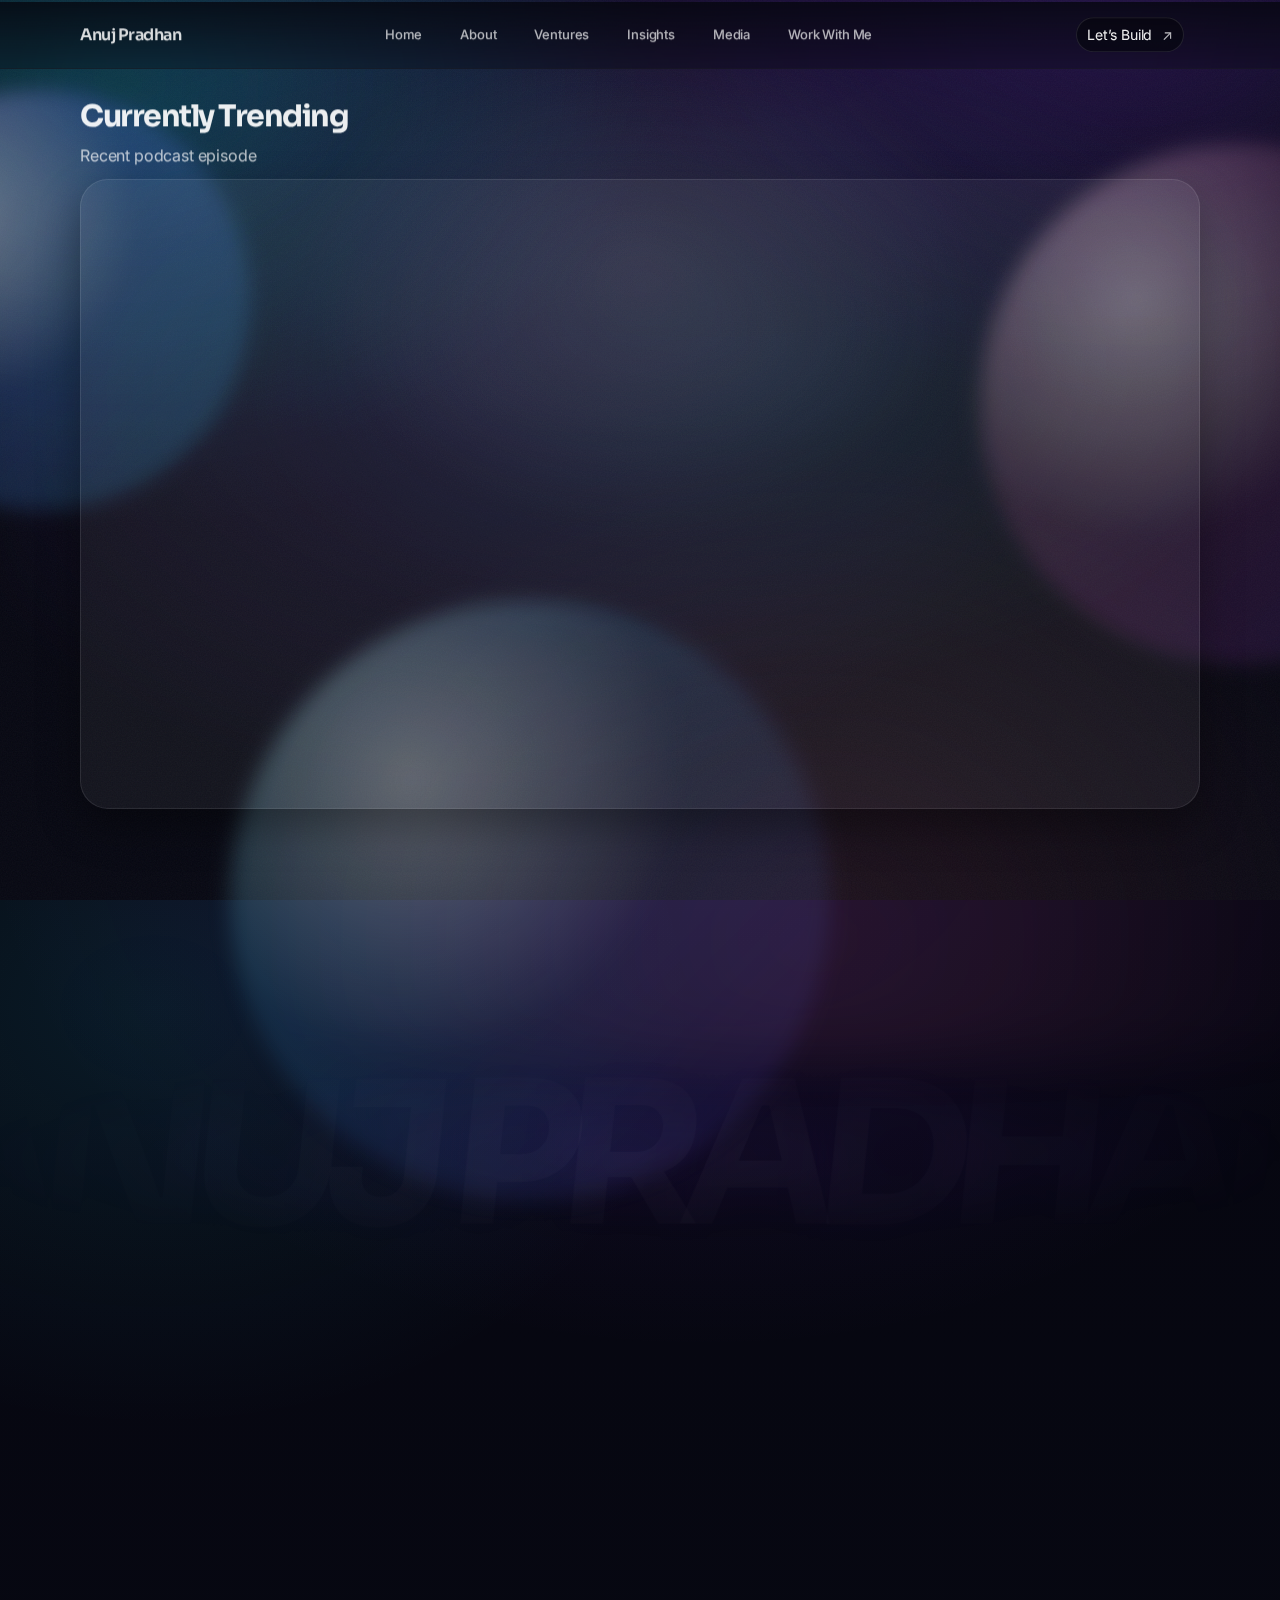
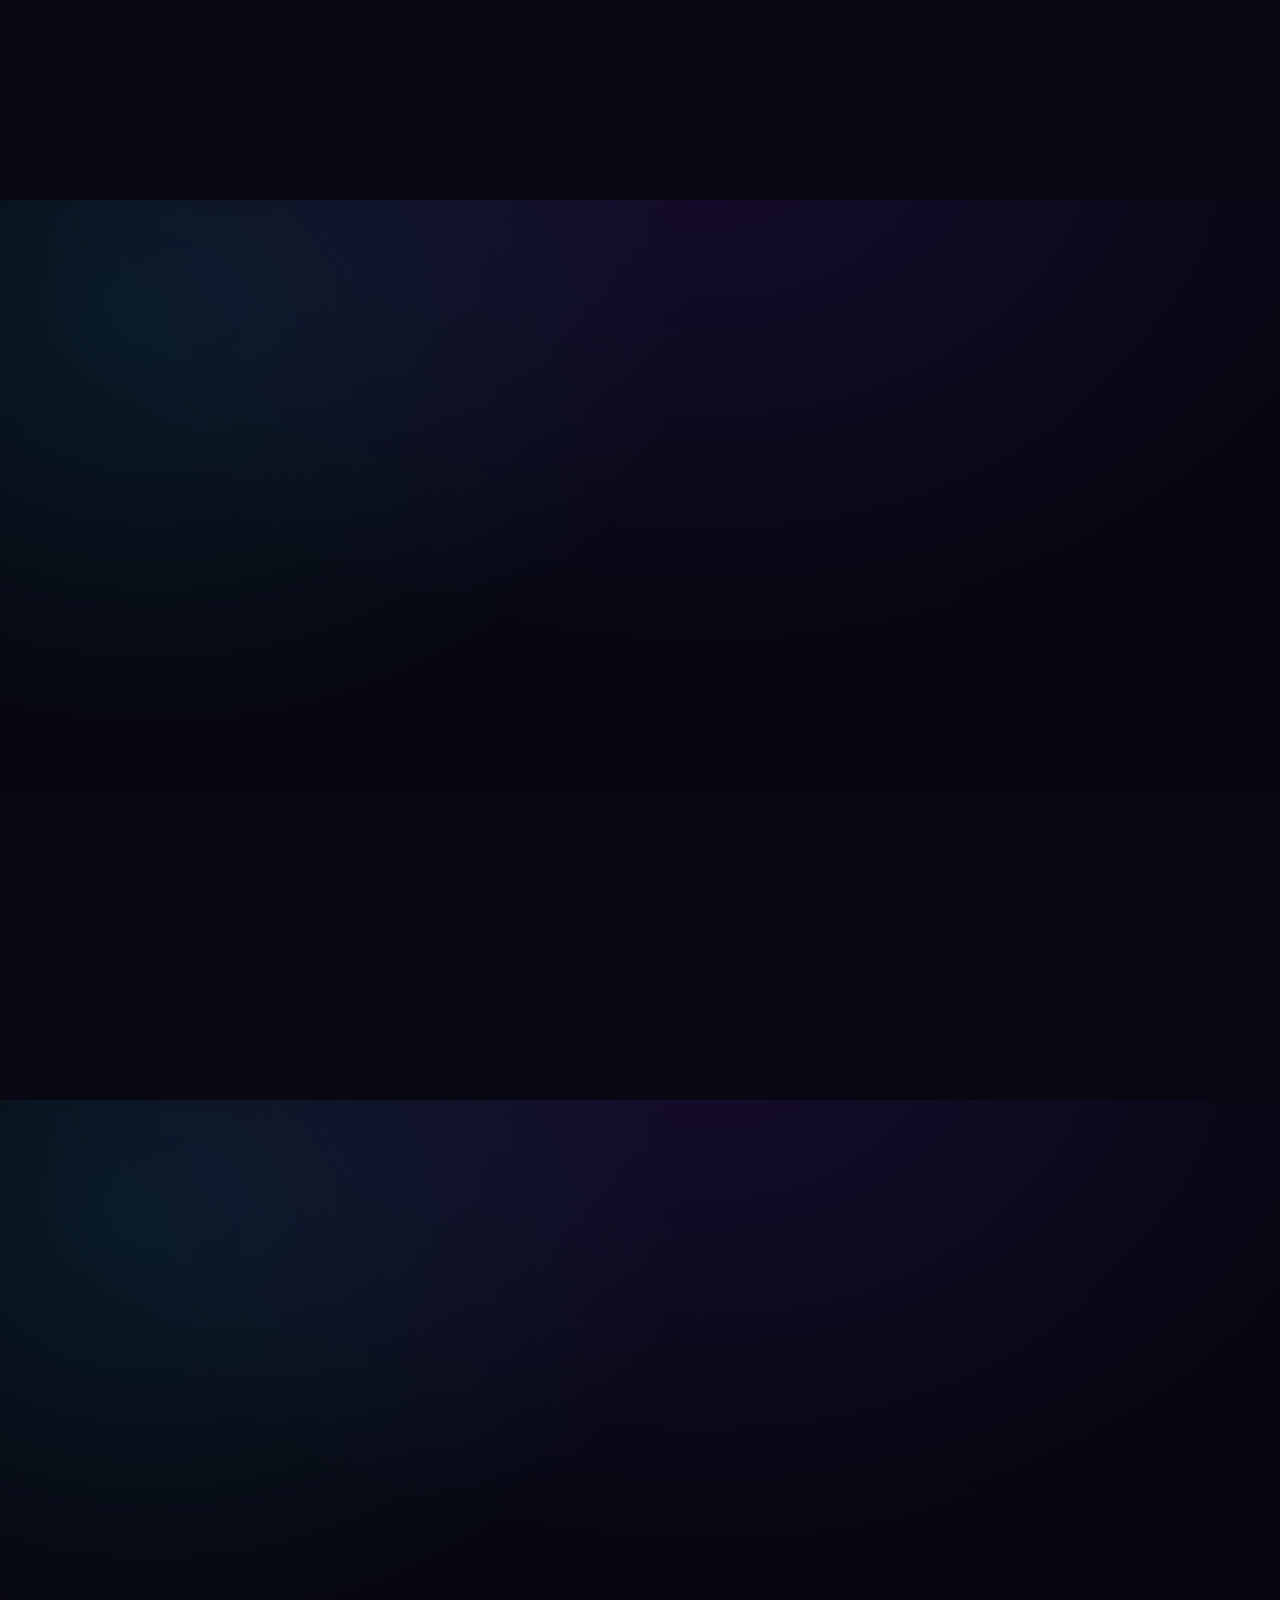
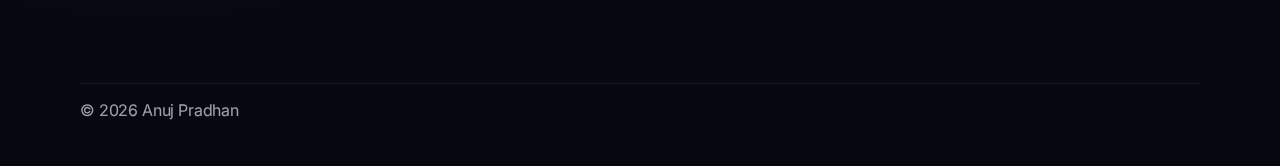
<file: index.html>
<!doctype html>
<html lang="en">
	<head>
		<meta charset="UTF-8" />
		<meta name="viewport" content="width=device-width, initial-scale=1" />
		<meta name="theme-color" content="#070812" />

		<title>Anuj Pradhan — Founder & Entrepreneur</title>
		<meta
			name="description"
			content="Anuj Pradhan — founder of multiple businesses across music, real estate, hospitality, and marketing. Explore ventures and connect."
		/>
		<link rel="canonical" href="/" />
		<meta property="og:title" content="Anuj Pradhan — Founder & Entrepreneur" />
		<meta
			property="og:description"
			content="Founder of multiple businesses across music, real estate, hospitality, and marketing."
		/>
		<meta property="og:type" content="website" />

		<link rel="preconnect" href="https://fonts.googleapis.com" />
		<link rel="preconnect" href="https://fonts.gstatic.com" crossorigin />
		<link
			href="https://fonts.googleapis.com/css2?family=Inter:wght@300;400;500;600;700&family=Sora:wght@400;500;600;700&display=swap"
			rel="stylesheet"
		/>

		<link rel="stylesheet" href="/styles.elite.css" />
	</head>
	<body>
		<a class="skip" href="#main">Skip to content</a>

		<div class="bg" aria-hidden="true">
			<div class="bg__mesh"></div>
			<div class="bg__orbs">
				<div class="orb orb--a"></div>
				<div class="orb orb--b"></div>
				<div class="orb orb--c"></div>
			</div>
			<div class="bg__spotlight"></div>
			<div class="bg__noise"></div>
		</div>

		<header class="top" data-reveal data-parallax="0.04">
			<div class="top__inner">
				<div class="brand">
					<span class="brand__name">Anuj Pradhan</span>
				</div>

				<nav class="nav" aria-label="Primary">
					<a class="nav__link is-active" href="/">Home</a>
					<a class="nav__link" href="/about/">About</a>
					<a class="nav__link" href="/ventures/">Ventures</a>
					<a class="nav__link" href="/insights/">Insights</a>
					<a class="nav__link" href="/media/">Media</a>
					<a class="nav__link" href="/contact/">Work With Me</a>
				</nav>

				<a class="button button--ghost" href="/contact/" data-magnetic>
					<span>Let’s Build</span>
					<span class="button__icon" aria-hidden="true">↗</span>
				</a>
			</div>
			<div class="top__progress" aria-hidden="true"></div>
		</header>

		<main id="main">
			<section class="trending">
				<div class="wrap">
					<div class="trending__head" data-reveal data-parallax="0.10">
						<h2 class="trending__title">Currently Trending</h2>
						<p class="trending__sub">Recent podcast episode</p>
					</div>

					<div class="trending__video" data-reveal data-parallax="0.06">
						<div class="video" aria-label="Currently Trending: Recent podcast">
							<iframe
								src="https://www.youtube-nocookie.com/embed/NMd53u2GGo8?rel=0"
								title="Currently Trending — Recent podcast"
								loading="lazy"
								referrerpolicy="strict-origin-when-cross-origin"
								allow="accelerometer; autoplay; clipboard-write; encrypted-media; gyroscope; picture-in-picture; web-share"
								allowfullscreen
							></iframe>
						</div>
					</div>
				</div>
			</section>

			<section class="hero">
				<div class="wrap hero__wrap hero__wrap--solo">
					<div class="hero__content">
						<div class="kicker" data-reveal data-parallax="0.16">
							<span>Founder • Multi-venture operator • India</span>
						</div>

						<h1 class="hero__title" data-reveal data-parallax="0.22">
							Anuj Pradhan — <span class="shine">Founder</span>
							<br />
							of multiple businesses in music, real estate, hospitality &amp; marketing.
						</h1>

						<p class="hero__tag" data-reveal data-parallax="0.14">
							I build and scale ventures across industries—combining brand, distribution, and execution.
							If you have an ambitious idea, I’ll help turn it into a system.
						</p>

						<div class="hero__actions" data-reveal data-parallax="0.10">
							<a class="button button--primary" href="/contact/" data-magnetic>
								<span>Work with me</span>
								<span class="button__icon" aria-hidden="true">→</span>
							</a>
							<a class="button button--soft" href="/ventures/" data-magnetic>
								<span>Explore my ventures</span>
								<span class="button__icon" aria-hidden="true">⌁</span>
							</a>
						</div>

						<div class="hero__stats" data-reveal data-parallax="0.06">
							<div class="stat">
								<span class="stat__big">04+</span>
								<span class="stat__label">Industries</span>
							</div>
							<div class="stat">
								<span class="stat__big">07</span>
								<span class="stat__label">Venture pages</span>
							</div>
							<div class="stat">
								<span class="stat__big">∞</span>
								<span class="stat__label">Momentum</span>
							</div>
						</div>
					</div>

				</div>
			</section>

			<section class="section companies" data-parallax="0.06">
				<div class="wrap">
					<div class="section__head" data-reveal data-parallax="0.10">
						<h2 class="section__title">Companies I’ve Founded</h2>
						<p class="section__sub">
							A founder-first portfolio across music, real estate, hospitality, and marketing.
						</p>
					</div>

					<div class="logos">
						<a class="logo" href="/ventures/tapmusx/" data-reveal>
							<span class="logo__mark">TMX</span>
							<span class="logo__text">Tapmusx</span>
							<span class="logo__meta">Music</span>
						</a>
						<a class="logo" href="/ventures/sqftlife/" data-reveal>
							<span class="logo__mark">SQ</span>
							<span class="logo__text">SqftLife</span>
							<span class="logo__meta">Real estate</span>
						</a>
						<a class="logo" href="/ventures/hoteldripinn/" data-reveal>
							<span class="logo__mark">HDI</span>
							<span class="logo__text">HotelDripInn</span>
							<span class="logo__meta">Hospitality</span>
						</a>
						<a class="logo" href="/ventures/owlcafe/" data-reveal>
							<span class="logo__mark">OC</span>
							<span class="logo__text">OwlCafe</span>
							<span class="logo__meta">Hospitality</span>
						</a>
						<a class="logo" href="/ventures/adxninja/" data-reveal>
							<span class="logo__mark">AX</span>
							<span class="logo__text">AdxNinja</span>
							<span class="logo__meta">Marketing</span>
						</a>
						<a class="logo" href="/ventures/hirehatchpro/" data-reveal>
							<span class="logo__mark">HH</span>
							<span class="logo__text">HireHatchPro</span>
							<span class="logo__meta">Hiring</span>
						</a>
						<a class="logo" href="/ventures/univise/" data-reveal>
							<span class="logo__mark">UV</span>
							<span class="logo__text">Univise</span>
							<span class="logo__meta">Advisory</span>
						</a>
					</div>

					<div class="cred" data-reveal>
						<div class="cred__item">
							<div class="cred__k">Credibility</div>
							<div class="cred__v">Multiple businesses • Multiple industries</div>
						</div>
						<div class="cred__item">
							<div class="cred__k">Approach</div>
							<div class="cred__v">Brand-first + distribution-first execution</div>
						</div>
						<div class="cred__item">
							<div class="cred__k">Focus</div>
							<div class="cred__v">Premium experiences with real-world ops</div>
						</div>
					</div>
				</div>
			</section>

			<section class="section">
				<div class="wrap">
					<div class="section__head" data-reveal data-parallax="0.10">
						<h2 class="section__title">Identity</h2>
						<p class="section__sub">
							A builder with a business mind—obsessed with clarity, craft, and creative leverage.
						</p>
					</div>

					<div class="about__grid">
						<div class="about__card" data-reveal data-parallax="0.10">
							<h3>What I do</h3>
							<p>I build ventures that feel premium and run on systems—where taste meets execution.</p>
							<div class="about__tags" aria-label="Attributes">
								<span class="tag">Innovation</span>
								<span class="tag">Design taste</span>
								<span class="tag">Execution</span>
								<span class="tag">Growth</span>
							</div>
						</div>

						<div class="about__card about__card--alt" data-reveal data-parallax="0.08">
							<h3>How I think</h3>
							<p>
								I’m drawn to compounding games: brand, community, product, and distribution.
								I move fast—without sacrificing detail.
							</p>
							<ul class="bullets" aria-label="Principles">
								<li>Ship the sharpest version, then iterate.</li>
								<li>Turn creativity into repeatable systems.</li>
								<li>Build distribution as a core asset.</li>
							</ul>
						</div>
					</div>
				</div>
			</section>

			<section class="section">
				<div class="wrap">
					<div class="section__head" data-reveal data-parallax="0.10">
						<h2 class="section__title">Presence</h2>
						<p class="section__sub">Channels where I share work, connect, and collaborate.</p>
					</div>

					<div class="cards">
						<a class="card" href="https://www.linkedin.com/in/your-handle" target="_blank" rel="noreferrer" data-reveal data-parallax="0.08">
							<div class="card__icon" aria-hidden="true">in</div>
							<div class="card__body">
								<div class="card__title">LinkedIn</div>
								<div class="card__meta">/in/your-handle</div>
							</div>
							<div class="card__arrow" aria-hidden="true">↗</div>
						</a>

						<a class="card" href="https://instagram.com/yourhandle" target="_blank" rel="noreferrer" data-reveal data-parallax="0.08">
							<div class="card__icon" aria-hidden="true">ig</div>
							<div class="card__body">
								<div class="card__title">Instagram</div>
								<div class="card__meta">@yourhandle</div>
							</div>
							<div class="card__arrow" aria-hidden="true">↗</div>
						</a>

						<a class="card" href="mailto:hello@yourdomain.com" data-reveal data-parallax="0.06">
							<div class="card__icon" aria-hidden="true">✉</div>
							<div class="card__body">
								<div class="card__title">Email</div>
								<div class="card__meta">hello@yourdomain.com</div>
							</div>
							<div class="card__arrow" aria-hidden="true">↗</div>
						</a>

						<a class="card" href="/ventures/" data-reveal data-parallax="0.06">
							<div class="card__icon" aria-hidden="true">⌁</div>
							<div class="card__body">
								<div class="card__title">Ventures</div>
								<div class="card__meta">Portfolio &amp; business pages</div>
							</div>
							<div class="card__arrow" aria-hidden="true">↗</div>
						</a>
					</div>

					<p class="hint" data-reveal>Replace placeholder URLs/handles with your real links.</p>
				</div>
			</section>

			<section class="section cta">
				<div class="wrap">
					<div class="cta__box" data-reveal data-parallax="0.06">
						<div class="cta__shine" aria-hidden="true"></div>
						<h2 class="cta__title">Let’s build something great.</h2>
						<p class="cta__sub">Consulting, collaborations, speaking, advisory—reach out.</p>
						<div class="cta__actions">
							<a class="button button--primary" href="/contact/" data-magnetic>
								<span>Work with me</span>
								<span class="button__icon" aria-hidden="true">→</span>
							</a>
							<a class="button button--ghost" href="/ventures/" data-magnetic>
								<span>Explore ventures</span>
								<span class="button__icon" aria-hidden="true">↟</span>
							</a>
						</div>
					</div>
				</div>
			</section>
		</main>

		<footer class="footer" data-reveal data-parallax="0.04">
			<div class="wrap footer__inner">
				<div class="footer__left">© <span id="year"></span> Anuj Pradhan</div>
			</div>
		</footer>

		<script src="/main.js" defer></script>
	</body>
</html>
</file>
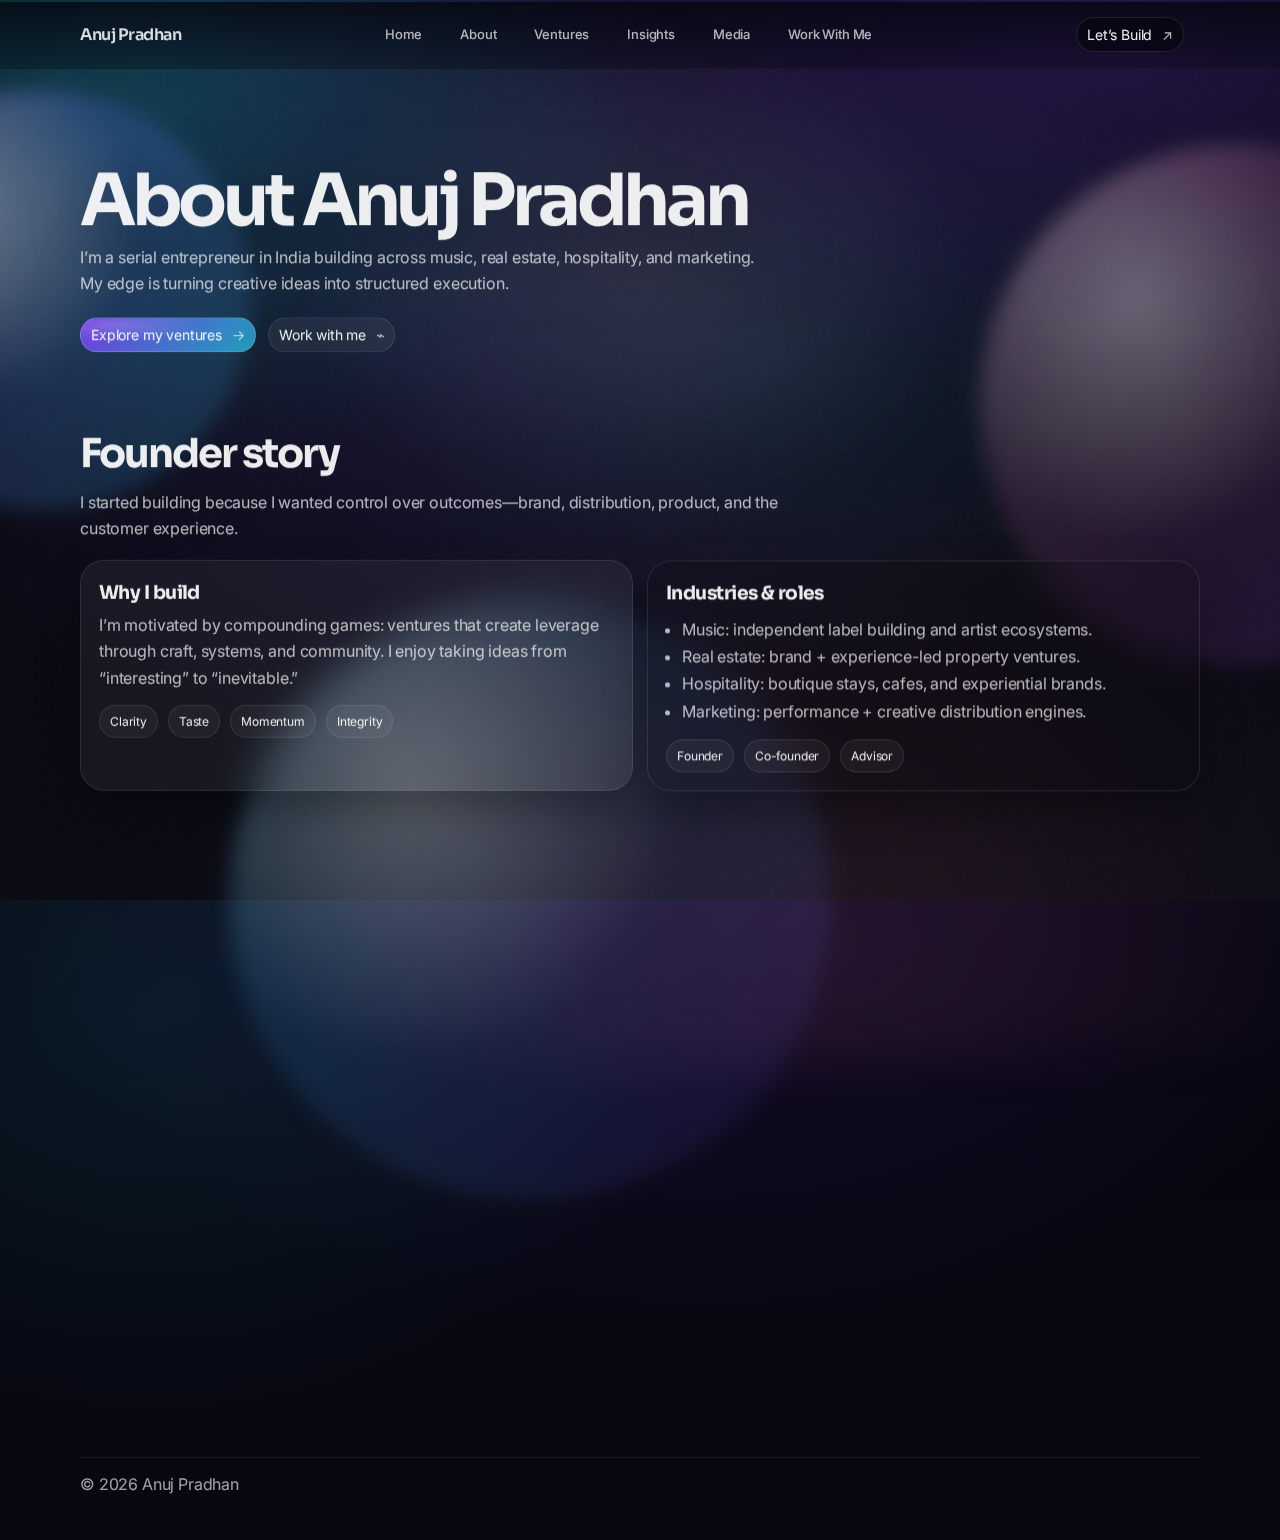
<file: about/index.html>
<!doctype html>
<html lang="en">
	<head>
		<meta charset="UTF-8" />
		<meta name="viewport" content="width=device-width, initial-scale=1, maximum-scale=1, user-scalable=no, viewport-fit=cover" />
		<meta name="theme-color" content="#070812" />
		<title>About Anuj Pradhan — Founder Story</title>
		<meta
			name="description"
			content="About Anuj Pradhan — serial entrepreneur and founder of multiple businesses across music, real estate, hospitality, and marketing."
		/>
		<link rel="canonical" href="/about/" />
		<meta property="og:title" content="About Anuj Pradhan" />
		<meta
			property="og:description"
			content="Founder story, ventures, roles (founder/co-founder/advisor), cities, and vision."
		/>
		<meta property="og:type" content="website" />

		<link rel="preconnect" href="https://fonts.googleapis.com" />
		<link rel="preconnect" href="https://fonts.gstatic.com" crossorigin />
		<link
			href="https://fonts.googleapis.com/css2?family=Inter:wght@300;400;500;600;700&family=Sora:wght@400;500;600;700&display=swap"
			rel="stylesheet"
		/>
		<script>
			(() => {
				const isGitHubPages = location.hostname.endsWith('github.io');
				const firstPathSegment = location.pathname.split('/').filter(Boolean)[0];
				const basePath = isGitHubPages && firstPathSegment ? `/${firstPathSegment}` : '';
				const href = `${basePath}/styles.elite.css`;
				const icon = `${basePath}/favicon.svg`;
				document.write(`<link rel="stylesheet" href="${href}" />`);
				document.write(`<link rel="icon" href="${icon}" type="image/svg+xml" />`);
			})();
		</script>
	</head>
	<body>
		<a class="skip" href="#main">Skip to content</a>

		<div class="bg" aria-hidden="true">
			<div class="bg__mesh"></div>
			<div class="bg__orbs">
				<div class="orb orb--a"></div>
				<div class="orb orb--b"></div>
				<div class="orb orb--c"></div>
			</div>
			<div class="bg__spotlight"></div>
			<div class="bg__noise"></div>
		</div>

		<header class="top" data-reveal data-parallax="0.04">
			<div class="top__inner">
				<a class="brand" href="../" aria-label="Home">
					<span class="brand__name">Anuj Pradhan</span>
				</a>

				<nav class="nav" aria-label="Primary">
					<a class="nav__link" href="/">Home</a>
					<a class="nav__link is-active" href="/about/">About</a>
					<a class="nav__link" href="/ventures/">Ventures</a>
					<a class="nav__link" href="/insights/">Insights</a>
					<a class="nav__link" href="/media/">Media</a>
					<a class="nav__link" href="/contact/">Work With Me</a>
				</nav>

				<a class="button button--ghost" href="/contact/" data-magnetic>
					<span>Let’s Build</span>
					<span class="button__icon" aria-hidden="true">↗</span>
				</a>
			</div>
			<div class="top__progress" aria-hidden="true"></div>
		</header>

		<main id="main">
			<section class="pagehero">
				<div class="wrap pagehero__wrap">
					<div class="pagehero__content">
						<h1 class="pagehero__title" data-reveal data-parallax="0.22">
							About Anuj Pradhan
						</h1>

						<p class="pagehero__tag" data-reveal data-parallax="0.14">
							I’m a serial entrepreneur in India building across music, real estate, hospitality, and marketing.
							My edge is turning creative ideas into structured execution.
						</p>

						<div class="pagehero__actions" data-reveal data-parallax="0.10">
							<a class="button button--primary" href="/ventures/" data-magnetic>
								<span>Explore my ventures</span>
								<span class="button__icon" aria-hidden="true">→</span>
							</a>
							<a class="button button--soft" href="/contact/" data-magnetic>
								<span>Work with me</span>
								<span class="button__icon" aria-hidden="true">⌁</span>
							</a>
						</div>
					</div>

				</div>
			</section>

			<section class="section">
				<div class="wrap">
					<div class="section__head" data-reveal data-parallax="0.10">
						<h2 class="section__title">Founder story</h2>
						<p class="section__sub">
							I started building because I wanted control over outcomes—brand, distribution, product, and the customer experience.
						</p>
					</div>

					<div class="split">
						<div class="about__card" data-reveal data-parallax="0.08">
							<h3>Why I build</h3>
							<p>
								I’m motivated by compounding games: ventures that create leverage through craft, systems, and community.
								I enjoy taking ideas from “interesting” to “inevitable.”
							</p>
							<div class="about__tags" aria-label="Values">
								<span class="tag">Clarity</span>
								<span class="tag">Taste</span>
								<span class="tag">Momentum</span>
								<span class="tag">Integrity</span>
							</div>
						</div>

						<div class="about__card about__card--alt" data-reveal data-parallax="0.06">
							<h3>Industries & roles</h3>
							<ul class="bullets" aria-label="Industries">
								<li>Music: independent label building and artist ecosystems.</li>
								<li>Real estate: brand + experience-led property ventures.</li>
								<li>Hospitality: boutique stays, cafes, and experiential brands.</li>
								<li>Marketing: performance + creative distribution engines.</li>
							</ul>
							<div class="about__tags" aria-label="Roles">
								<span class="tag">Founder</span>
								<span class="tag">Co-founder</span>
								<span class="tag">Advisor</span>
							</div>
						</div>
					</div>
				</div>
			</section>

			<section class="section">
				<div class="wrap">
					<div class="section__head" data-reveal data-parallax="0.10">
						<h2 class="section__title">Cities I operate in</h2>
						<p class="section__sub">
							Important for local SEO and real-world presence. Update this list to match reality.
						</p>
					</div>

					<div class="grid4" data-reveal>
						<div class="pill">Lucknow</div>
						<div class="pill">Noida</div>
						<div class="pill">Rishikesh</div>
						<div class="pill">(Add more)</div>
					</div>
				</div>
			</section>

			<section class="section cta">
				<div class="wrap">
					<div class="cta__box" data-reveal data-parallax="0.06">
						<div class="cta__shine" aria-hidden="true"></div>
						<h2 class="cta__title">Let’s build the next venture.</h2>
						<p class="cta__sub">
							Consulting, advisory, brand collaborations, speaking—if it’s ambitious, I’m interested.
						</p>
						<div class="cta__actions">
							<a class="button button--primary" href="/contact/" data-magnetic>
								<span>Work with me</span>
								<span class="button__icon" aria-hidden="true">→</span>
							</a>
							<a class="button button--ghost" href="/ventures/" data-magnetic>
								<span>Explore ventures</span>
								<span class="button__icon" aria-hidden="true">↟</span>
							</a>
						</div>
					</div>
				</div>
			</section>
		</main>

		<footer class="footer" data-reveal data-parallax="0.04">
			<div class="wrap footer__inner">
				<div class="footer__left">© <span id="year"></span> Anuj Pradhan</div>
			</div>
		</footer>

		<!-- Person schema (edit with real URLs/handles) -->
		<script type="application/ld+json">
			{
				"@context": "https://schema.org",
				"@type": "Person",
				"name": "Anuj Pradhan",
				"jobTitle": "Founder",
				"url": "/",
				"sameAs": [
					"https://www.linkedin.com/in/your-handle",
					"https://instagram.com/yourhandle"
				],
				"knowsAbout": [
					"Entrepreneurship",
					"Startups",
					"Hospitality",
					"Real estate",
					"Music",
					"Marketing"
				],
				"worksFor": { "@type": "Organization", "name": "Multiple Ventures" }
			}
		</script>
		<script>
			(() => {
				const isGitHubPages = location.hostname.endsWith('github.io');
				const firstPathSegment = location.pathname.split('/').filter(Boolean)[0];
				const basePath = isGitHubPages && firstPathSegment ? `/${firstPathSegment}` : '';
				const script = document.createElement('script');
				script.src = `${basePath}/main.js`;
				script.defer = true;
				document.body.appendChild(script);
			})();
		</script>
	</body>
</html>
</file>
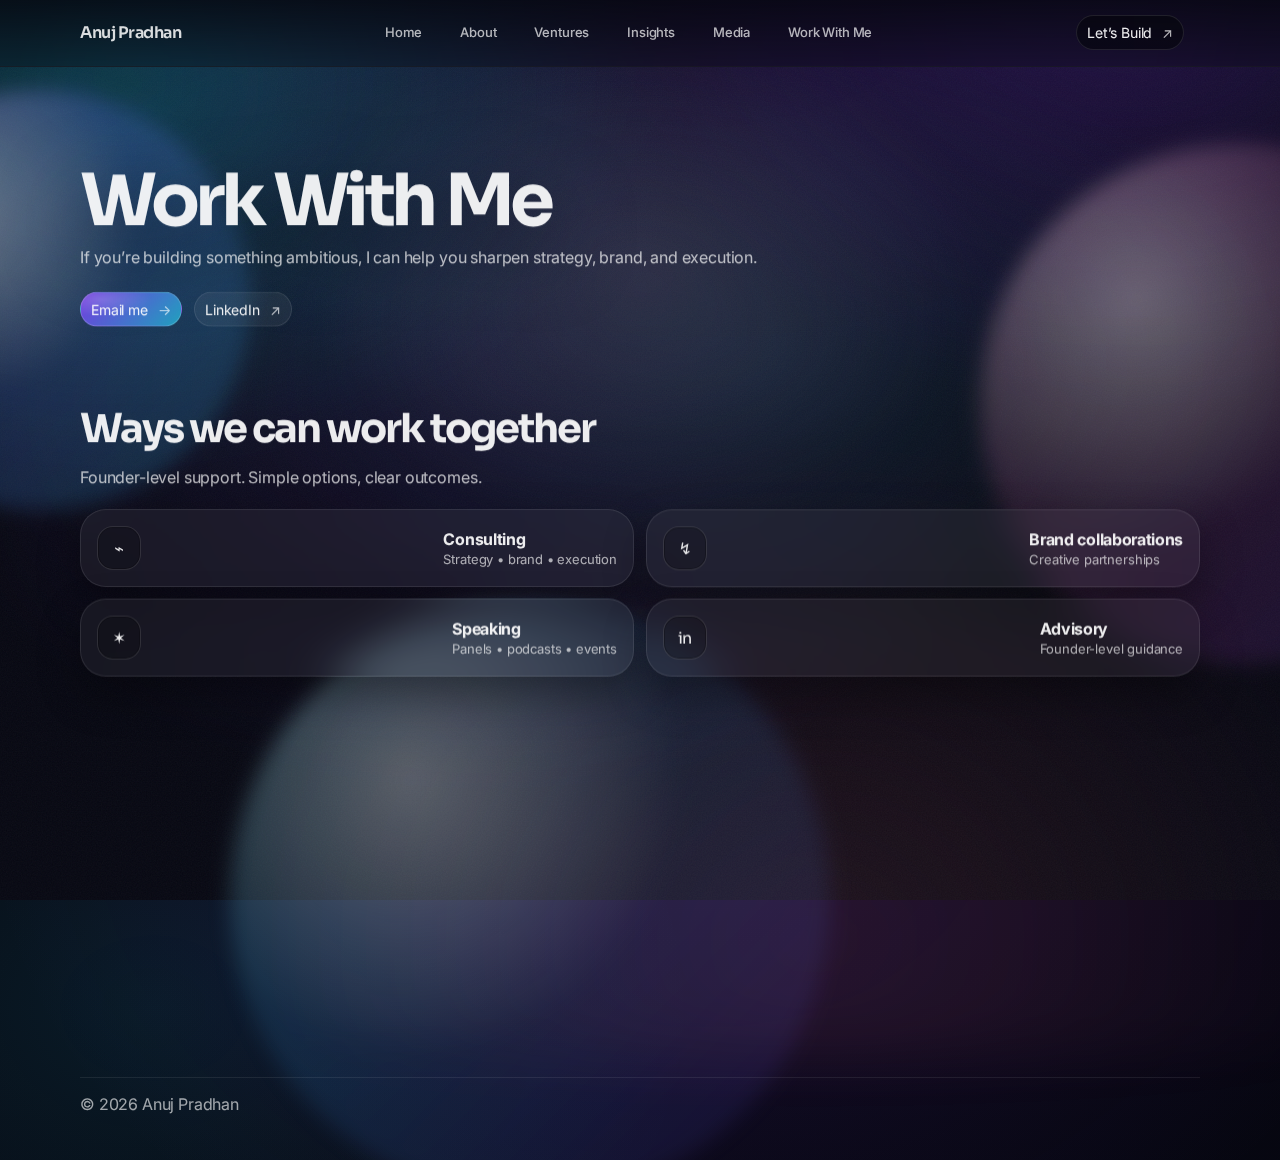
<file: contact/index.html>
<!doctype html>
<html lang="en">
	<head>
		<meta charset="UTF-8" />
		<meta name="viewport" content="width=device-width, initial-scale=1, viewport-fit=cover" />
		<meta name="theme-color" content="#070812" />
		<title>Work With Me — Anuj Pradhan</title>
		<meta
			name="description"
			content="Work with Anuj Pradhan — consulting, brand collaborations, speaking, and advisory roles." 
		/>
		<link rel="canonical" href="/contact/" />
		<meta property="og:title" content="Work With Me — Anuj Pradhan" />
		<meta
			property="og:description"
			content="Consulting, collaborations, speaking, advisory. Connect with Anuj Pradhan." 
		/>
		<meta property="og:type" content="website" />

		<link rel="preconnect" href="https://fonts.googleapis.com" />
		<link rel="preconnect" href="https://fonts.gstatic.com" crossorigin />
		<link
			href="https://fonts.googleapis.com/css2?family=Inter:wght@300;400;500;600;700&family=Sora:wght@400;500;600;700&display=swap"
			rel="stylesheet"
		/>
		<script>
			(() => {
				const isGitHubPages = location.hostname.endsWith('github.io');
				const firstPathSegment = location.pathname.split('/').filter(Boolean)[0];
				const basePath = isGitHubPages && firstPathSegment ? `/${firstPathSegment}` : '';
				const href = `${basePath}/styles.elite.css`;
				const icon = `${basePath}/favicon.svg`;
				document.write(`<link rel="stylesheet" href="${href}" />`);
				document.write(`<link rel="icon" href="${icon}" type="image/svg+xml" />`);
			})();
		</script>
	</head>
	<body>
		<a class="skip" href="#main">Skip to content</a>

		<div class="bg" aria-hidden="true">
			<div class="bg__mesh"></div>
			<div class="bg__orbs">
				<div class="orb orb--a"></div>
				<div class="orb orb--b"></div>
				<div class="orb orb--c"></div>
			</div>
			<div class="bg__spotlight"></div>
			<div class="bg__noise"></div>
		</div>

	<header class="top">		<div class="top__inner">
			<a class="brand" href="../" aria-label="Home">
				<span class="brand__name">Anuj Pradhan</span>
			</a>
				<nav class="nav" aria-label="Primary">
					<a class="nav__link" href="/">Home</a>
					<a class="nav__link" href="/about/">About</a>
					<a class="nav__link" href="/ventures/">Ventures</a>
					<a class="nav__link" href="/insights/">Insights</a>
					<a class="nav__link" href="/media/">Media</a>
					<a class="nav__link is-active" href="/contact/">Work With Me</a>
				</nav>

				<a class="button button--ghost" href="/contact/" data-magnetic>
					<span>Let’s Build</span>
					<span class="button__icon" aria-hidden="true">↗</span>
				</a>
			</div>
			<div class="top__progress" aria-hidden="true"></div>
		</header>

		<main id="main">
			<section class="pagehero">
				<div class="wrap pagehero__wrap">
					<div class="pagehero__content">
						<h1 class="pagehero__title" data-reveal data-parallax="0.22">Work With Me</h1>
						<p class="pagehero__tag" data-reveal data-parallax="0.14">
							If you’re building something ambitious, I can help you sharpen strategy, brand, and execution.
						</p>
						<div class="pagehero__actions" data-reveal data-parallax="0.10">
							<a class="button button--primary" href="mailto:sqftlife@gmail.com" data-magnetic>
								<span>Email me</span>
								<span class="button__icon" aria-hidden="true">→</span>
							</a>
							<a class="button button--soft" href="https://www.linkedin.com/in/anuj-pradhan-54a55b233" target="_blank" rel="noreferrer" data-magnetic>
								<span>LinkedIn</span>
								<span class="button__icon" aria-hidden="true">↗</span>
							</a>
						</div>
					</div>
				</div>
			</section>

			<section class="section">
				<div class="wrap">
					<div class="section__head" data-reveal data-parallax="0.10">
						<h2 class="section__title">Ways we can work together</h2>
						<p class="section__sub">
							Founder-level support. Simple options, clear outcomes.
						</p>
					</div>

					<div class="cards">
						<div class="card card--static" data-reveal data-parallax="0.08">
							<div class="card__icon" aria-hidden="true">⌁</div>
							<div class="card__body">
								<div class="card__title">Consulting</div>
								<div class="card__meta">Strategy • brand • execution</div>
							</div>
						</div>
						<div class="card card--static" data-reveal data-parallax="0.06">
							<div class="card__icon" aria-hidden="true">↯</div>
							<div class="card__body">
								<div class="card__title">Brand collaborations</div>
								<div class="card__meta">Creative partnerships</div>
							</div>
						</div>
						<div class="card card--static" data-reveal data-parallax="0.06">
							<div class="card__icon" aria-hidden="true">✶</div>
							<div class="card__body">
								<div class="card__title">Speaking</div>
								<div class="card__meta">Panels • podcasts • events</div>
							</div>
						</div>
						<div class="card card--static" data-reveal data-parallax="0.06">
							<div class="card__icon" aria-hidden="true">in</div>
							<div class="card__body">
								<div class="card__title">Advisory</div>
								<div class="card__meta">Founder-level guidance</div>
							</div>
						</div>
					</div>

				</div>
			</section>

			<section class="section cta">
				<div class="wrap">
					<div class="cta__box" data-reveal data-parallax="0.06">
						<div class="cta__shine" aria-hidden="true"></div>
						<h2 class="cta__title">Ready when you are.</h2>
						<p class="cta__sub">Send a short note with your goal and timeline. I’ll reply fast.</p>
						<div class="cta__actions">
							<a class="button button--primary" href="mailto:sqftlife@gmail.com" data-magnetic>
								<span>Email me</span>
								<span class="button__icon" aria-hidden="true">→</span>
							</a>
							<a class="button button--ghost" href="/ventures/" data-magnetic>
								<span>Explore ventures</span>
								<span class="button__icon" aria-hidden="true">↟</span>
							</a>
						</div>
					</div>
				</div>
			</section>
		</main>

		<footer class="footer">
			<div class="wrap footer__inner">
				<div class="footer__left">© <span id="year"></span> Anuj Pradhan</div>
			</div>
		</footer>

		<script>
			(() => {
				const isGitHubPages = location.hostname.endsWith('github.io');
				const firstPathSegment = location.pathname.split('/').filter(Boolean)[0];
				const basePath = isGitHubPages && firstPathSegment ? `/${firstPathSegment}` : '';
				const script = document.createElement('script');
				script.src = `${basePath}/main.js`;
				script.defer = true;
				document.body.appendChild(script);
			})();
		</script>
	</body>
</html>
</file>
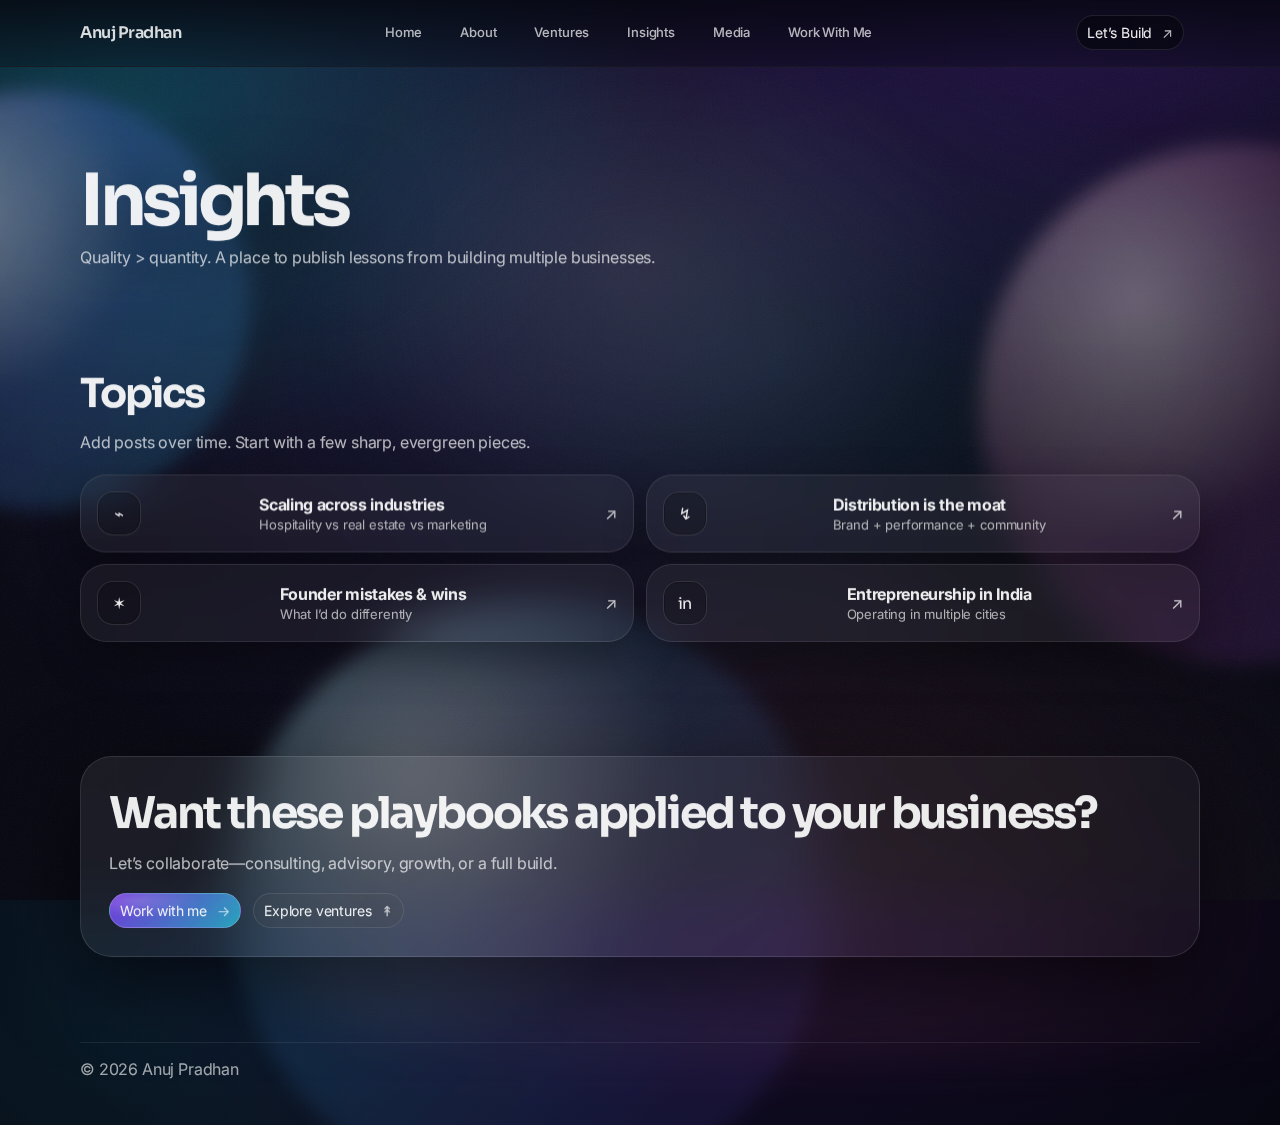
<file: insights/index.html>
<!doctype html>
<html lang="en">
	<head>
		<meta charset="UTF-8" />
		<meta name="viewport" content="width=device-width, initial-scale=1, viewport-fit=cover" />
		<meta name="theme-color" content="#070812" />
		<title>Insights — Anuj Pradhan</title>
		<meta
			name="description"
			content="Founder insights on building multiple businesses across industries — entrepreneurship in India, distribution, and execution."
		/>
		<link rel="canonical" href="/insights/" />
		<meta property="og:title" content="Insights — Anuj Pradhan" />
		<meta property="og:description" content="Thoughts on entrepreneurship, scaling, and operating across industries." />
		<meta property="og:type" content="website" />

		<link rel="preconnect" href="https://fonts.googleapis.com" />
		<link rel="preconnect" href="https://fonts.gstatic.com" crossorigin />
		<link
			href="https://fonts.googleapis.com/css2?family=Inter:wght@300;400;500;600;700&family=Sora:wght@400;500;600;700&display=swap"
			rel="stylesheet"
		/>
		<script>
			(() => {
				const isGitHubPages = location.hostname.endsWith('github.io');
				const firstPathSegment = location.pathname.split('/').filter(Boolean)[0];
				const basePath = isGitHubPages && firstPathSegment ? `/${firstPathSegment}` : '';
				const href = `${basePath}/styles.elite.css`;
				const icon = `${basePath}/favicon.svg`;
				document.write(`<link rel="stylesheet" href="${href}" />`);
				document.write(`<link rel="icon" href="${icon}" type="image/svg+xml" />`);
			})();
		</script>
	</head>
	<body>
		<a class="skip" href="#main">Skip to content</a>

		<div class="bg" aria-hidden="true">
			<div class="bg__mesh"></div>
			<div class="bg__orbs">
				<div class="orb orb--a"></div>
				<div class="orb orb--b"></div>
				<div class="orb orb--c"></div>
			</div>
			<div class="bg__spotlight"></div>
			<div class="bg__noise"></div>
		</div>

	<header class="top">		<div class="top__inner">
			<a class="brand" href="../" aria-label="Home">
				<span class="brand__name">Anuj Pradhan</span>
			</a>
				<nav class="nav" aria-label="Primary">
					<a class="nav__link" href="/">Home</a>
					<a class="nav__link" href="/about/">About</a>
					<a class="nav__link" href="/ventures/">Ventures</a>
					<a class="nav__link is-active" href="/insights/">Insights</a>
					<a class="nav__link" href="/media/">Media</a>
					<a class="nav__link" href="/contact/">Work With Me</a>
				</nav>

				<a class="button button--ghost" href="/contact/" data-magnetic>
					<span>Let’s Build</span>
					<span class="button__icon" aria-hidden="true">↗</span>
				</a>
			</div>
			<div class="top__progress" aria-hidden="true"></div>
		</header>

		<main id="main">
			<section class="pagehero">
				<div class="wrap pagehero__wrap">
					<div class="pagehero__content">
						<h1 class="pagehero__title" data-reveal data-parallax="0.22">Insights</h1>
						<p class="pagehero__tag" data-reveal data-parallax="0.14">
							Quality &gt; quantity. A place to publish lessons from building multiple businesses.
						</p>
					</div>
				</div>
			</section>

			<section class="section">
				<div class="wrap">
					<div class="section__head" data-reveal data-parallax="0.10">
						<h2 class="section__title">Topics</h2>
						<p class="section__sub">Add posts over time. Start with a few sharp, evergreen pieces.</p>
					</div>

					<div class="cards">
						<a class="card" href="#" data-reveal data-parallax="0.08">
							<div class="card__icon" aria-hidden="true">⌁</div>
							<div class="card__body">
								<div class="card__title">Scaling across industries</div>
								<div class="card__meta">Hospitality vs real estate vs marketing</div>
							</div>
							<div class="card__arrow" aria-hidden="true">↗</div>
						</a>
						<a class="card" href="#" data-reveal data-parallax="0.06">
							<div class="card__icon" aria-hidden="true">↯</div>
							<div class="card__body">
								<div class="card__title">Distribution is the moat</div>
								<div class="card__meta">Brand + performance + community</div>
							</div>
							<div class="card__arrow" aria-hidden="true">↗</div>
						</a>
						<a class="card" href="#" data-reveal data-parallax="0.06">
							<div class="card__icon" aria-hidden="true">✶</div>
							<div class="card__body">
								<div class="card__title">Founder mistakes & wins</div>
								<div class="card__meta">What I’d do differently</div>
							</div>
							<div class="card__arrow" aria-hidden="true">↗</div>
						</a>
						<a class="card" href="#" data-reveal data-parallax="0.06">
							<div class="card__icon" aria-hidden="true">in</div>
							<div class="card__body">
								<div class="card__title">Entrepreneurship in India</div>
								<div class="card__meta">Operating in multiple cities</div>
							</div>
							<div class="card__arrow" aria-hidden="true">↗</div>
						</a>
					</div>
				</div>
			</section>

			<section class="section cta">
				<div class="wrap">
					<div class="cta__box" data-reveal data-parallax="0.06">
						<div class="cta__shine" aria-hidden="true"></div>
						<h2 class="cta__title">Want these playbooks applied to your business?</h2>
						<p class="cta__sub">Let’s collaborate—consulting, advisory, growth, or a full build.</p>
						<div class="cta__actions">
							<a class="button button--primary" href="/contact/" data-magnetic>
								<span>Work with me</span>
								<span class="button__icon" aria-hidden="true">→</span>
							</a>
							<a class="button button--ghost" href="/ventures/" data-magnetic>
								<span>Explore ventures</span>
								<span class="button__icon" aria-hidden="true">↟</span>
							</a>
						</div>
					</div>
				</div>
			</section>
		</main>

		<footer class="footer">
			<div class="wrap footer__inner">
				<div class="footer__left">© <span id="year"></span> Anuj Pradhan</div>
			</div>
		</footer>

		<script>
			(() => {
				const isGitHubPages = location.hostname.endsWith('github.io');
				const firstPathSegment = location.pathname.split('/').filter(Boolean)[0];
				const basePath = isGitHubPages && firstPathSegment ? `/${firstPathSegment}` : '';
				const script = document.createElement('script');
				script.src = `${basePath}/main.js`;
				script.defer = true;
				document.body.appendChild(script);
			})();
		</script>
	</body>
</html>
</file>
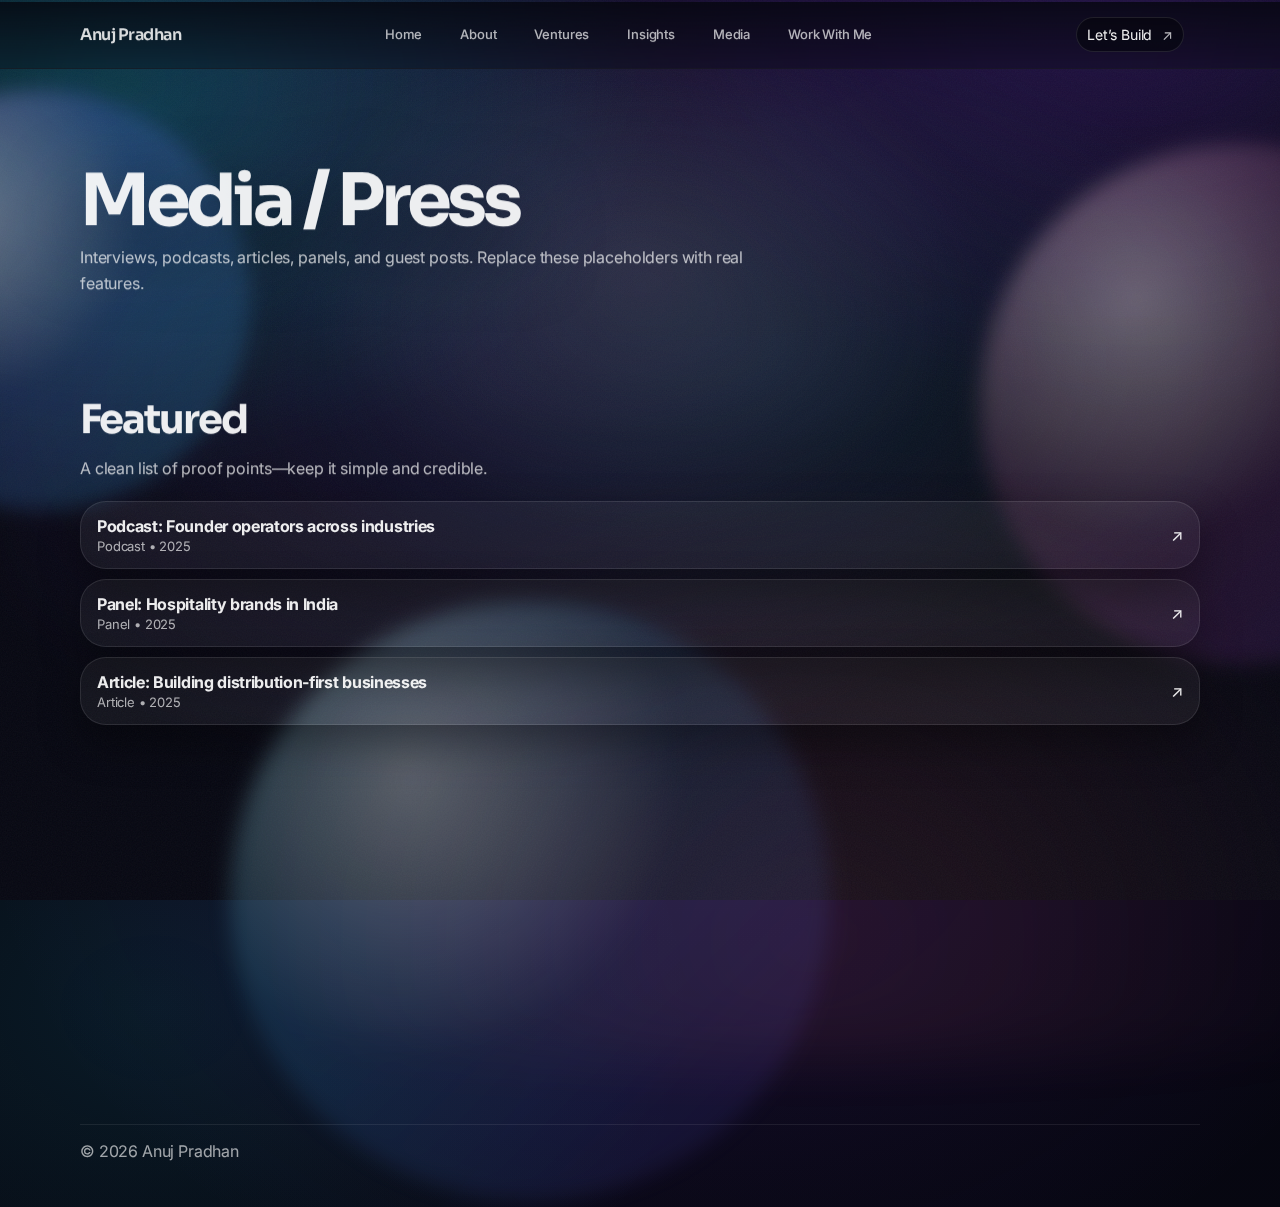
<file: media/index.html>
<!doctype html>
<html lang="en">
	<head>
		<meta charset="UTF-8" />
		<meta name="viewport" content="width=device-width, initial-scale=1, viewport-fit=cover" />
		<meta name="theme-color" content="#070812" />
		<title>Media / Press — Anuj Pradhan</title>
		<meta
			name="description"
			content="Media, speaking, interviews, and press featuring Anuj Pradhan — founder and entrepreneur in India."
		/>
		<link rel="canonical" href="/media/" />
		<meta property="og:title" content="Media / Press — Anuj Pradhan" />
		<meta
			property="og:description"
			content="Interviews, podcasts, panels, guest posts, and press." 
		/>
		<meta property="og:type" content="website" />

		<link rel="preconnect" href="https://fonts.googleapis.com" />
		<link rel="preconnect" href="https://fonts.gstatic.com" crossorigin />
		<link
			href="https://fonts.googleapis.com/css2?family=Inter:wght@300;400;500;600;700&family=Sora:wght@400;500;600;700&display=swap"
			rel="stylesheet"
		/>
		<script>
			(() => {
				const isGitHubPages = location.hostname.endsWith('github.io');
				const firstPathSegment = location.pathname.split('/').filter(Boolean)[0];
				const basePath = isGitHubPages && firstPathSegment ? `/${firstPathSegment}` : '';
				const href = `${basePath}/styles.elite.css`;
				const icon = `${basePath}/favicon.svg`;
				document.write(`<link rel="stylesheet" href="${href}" />`);
				document.write(`<link rel="icon" href="${icon}" type="image/svg+xml" />`);
			})();
		</script>
	</head>
	<body>
		<a class="skip" href="#main">Skip to content</a>

		<div class="bg" aria-hidden="true">
			<div class="bg__mesh"></div>
			<div class="bg__orbs">
				<div class="orb orb--a"></div>
				<div class="orb orb--b"></div>
				<div class="orb orb--c"></div>
			</div>
			<div class="bg__spotlight"></div>
			<div class="bg__noise"></div>
		</div>

		<header class="top" data-reveal data-parallax="0.04">
			<div class="top__inner">
				<a class="brand" href="../" aria-label="Home">
					<span class="brand__name">Anuj Pradhan</span>
				</a>

				<nav class="nav" aria-label="Primary">
					<a class="nav__link" href="/">Home</a>
					<a class="nav__link" href="/about/">About</a>
					<a class="nav__link" href="/ventures/">Ventures</a>
					<a class="nav__link" href="/insights/">Insights</a>
					<a class="nav__link is-active" href="/media/">Media</a>
					<a class="nav__link" href="/contact/">Work With Me</a>
				</nav>

				<a class="button button--ghost" href="/contact/" data-magnetic>
					<span>Let’s Build</span>
					<span class="button__icon" aria-hidden="true">↗</span>
				</a>
			</div>
			<div class="top__progress" aria-hidden="true"></div>
		</header>

		<main id="main">
			<section class="pagehero">
				<div class="wrap pagehero__wrap">
					<div class="pagehero__content">
						<h1 class="pagehero__title" data-reveal data-parallax="0.22">Media / Press</h1>
						<p class="pagehero__tag" data-reveal data-parallax="0.14">
							Interviews, podcasts, articles, panels, and guest posts. Replace these placeholders with real features.
						</p>
					</div>
				</div>
			</section>

			<section class="section">
				<div class="wrap">
					<div class="section__head" data-reveal data-parallax="0.10">
						<h2 class="section__title">Featured</h2>
						<p class="section__sub">A clean list of proof points—keep it simple and credible.</p>
					</div>

					<div class="press" data-reveal>
						<a class="press__item" href="#">
							<div class="press__left">
								<div class="press__title">Podcast: Founder operators across industries</div>
								<div class="press__meta">Podcast • 2025</div>
							</div>
							<div class="press__right">↗</div>
						</a>
						<a class="press__item" href="#">
							<div class="press__left">
								<div class="press__title">Panel: Hospitality brands in India</div>
								<div class="press__meta">Panel • 2025</div>
							</div>
							<div class="press__right">↗</div>
						</a>
						<a class="press__item" href="#">
							<div class="press__left">
								<div class="press__title">Article: Building distribution-first businesses</div>
								<div class="press__meta">Article • 2025</div>
							</div>
							<div class="press__right">↗</div>
						</a>
					</div>
				</div>
			</section>

			<section class="section cta">
				<div class="wrap">
					<div class="cta__box" data-reveal data-parallax="0.06">
						<div class="cta__shine" aria-hidden="true"></div>
						<h2 class="cta__title">Invite me to speak or collaborate.</h2>
						<p class="cta__sub">Panels, podcasts, interviews, guest posts, or brand partnerships.</p>
						<div class="cta__actions">
							<a class="button button--primary" href="/contact/" data-magnetic>
								<span>Reach out</span>
								<span class="button__icon" aria-hidden="true">→</span>
							</a>
							<a class="button button--ghost" href="/ventures/" data-magnetic>
								<span>See ventures</span>
								<span class="button__icon" aria-hidden="true">↟</span>
							</a>
						</div>
					</div>
				</div>
			</section>
		</main>

		<footer class="footer">
			<div class="wrap footer__inner">
				<div class="footer__left">© <span id="year"></span> Anuj Pradhan</div>
			</div>
		</footer>

		<script>
			(() => {
				const isGitHubPages = location.hostname.endsWith('github.io');
				const firstPathSegment = location.pathname.split('/').filter(Boolean)[0];
				const basePath = isGitHubPages && firstPathSegment ? `/${firstPathSegment}` : '';
				const script = document.createElement('script');
				script.src = `${basePath}/main.js`;
				script.defer = true;
				document.body.appendChild(script);
			})();
		</script>
	</body>
</html>
</file>
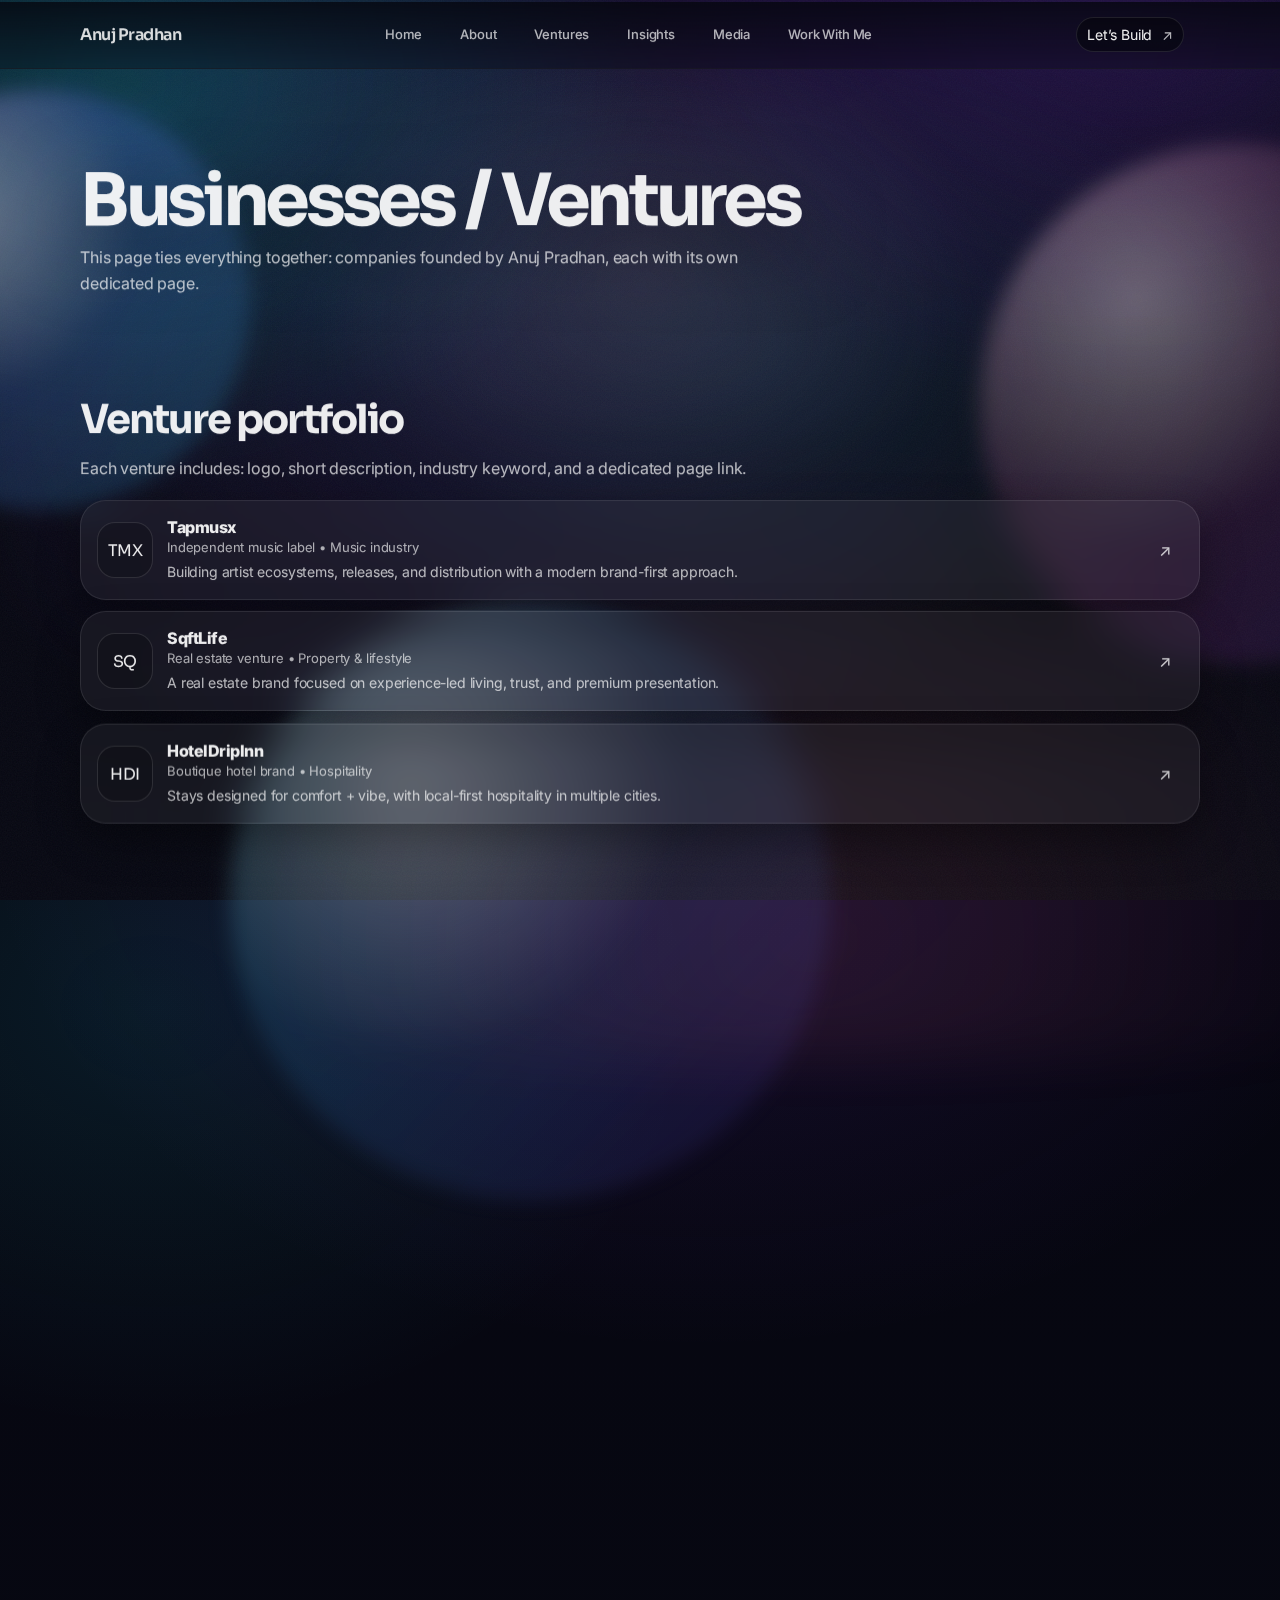
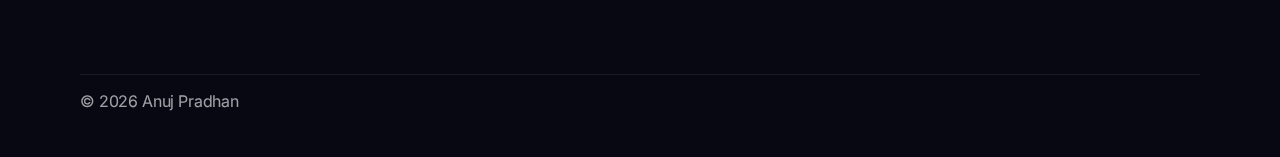
<file: ventures/index.html>
<!doctype html>
<html lang="en">
	<head>
		<meta charset="UTF-8" />
		<meta name="viewport" content="width=device-width, initial-scale=1, viewport-fit=cover" />
		<meta name="theme-color" content="#070812" />
		<title>Ventures — Companies Founded by Anuj Pradhan</title>
		<meta
			name="description"
			content="Business portfolio: companies founded by Anuj Pradhan across music, real estate, hospitality, and marketing."
		/>
		<link rel="canonical" href="/ventures/" />
		<meta property="og:title" content="Ventures — Anuj Pradhan" />
		<meta
			property="og:description"
			content="Explore the businesses founded by Anuj Pradhan. Each venture has a dedicated page for SEO." 
		/>
		<meta property="og:type" content="website" />

		<link rel="preconnect" href="https://fonts.googleapis.com" />
		<link rel="preconnect" href="https://fonts.gstatic.com" crossorigin />
		<link
			href="https://fonts.googleapis.com/css2?family=Inter:wght@300;400;500;600;700&family=Sora:wght@400;500;600;700&display=swap"
			rel="stylesheet"
		/>
		<script>
			(() => {
				const isGitHubPages = location.hostname.endsWith('github.io');
				const firstPathSegment = location.pathname.split('/').filter(Boolean)[0];
				const basePath = isGitHubPages && firstPathSegment ? `/${firstPathSegment}` : '';
				const href = `${basePath}/styles.elite.css`;
				const icon = `${basePath}/favicon.svg`;
				document.write(`<link rel="stylesheet" href="${href}" />`);
				document.write(`<link rel="icon" href="${icon}" type="image/svg+xml" />`);
			})();
		</script>
	</head>
	<body>
		<a class="skip" href="#main">Skip to content</a>

		<div class="bg" aria-hidden="true">
			<div class="bg__mesh"></div>
			<div class="bg__orbs">
				<div class="orb orb--a"></div>
				<div class="orb orb--b"></div>
				<div class="orb orb--c"></div>
			</div>
			<div class="bg__spotlight"></div>
			<div class="bg__noise"></div>
		</div>

		<header class="top" data-reveal data-parallax="0.04">
			<div class="top__inner">
				<a class="brand" href="../" aria-label="Home">
					<span class="brand__name">Anuj Pradhan</span>
				</a>

				<nav class="nav" aria-label="Primary">
					<a class="nav__link" href="/">Home</a>
					<a class="nav__link" href="/about/">About</a>
					<a class="nav__link is-active" href="/ventures/">Ventures</a>
					<a class="nav__link" href="/insights/">Insights</a>
					<a class="nav__link" href="/media/">Media</a>
					<a class="nav__link" href="/contact/">Work With Me</a>
				</nav>

				<a class="button button--ghost" href="/contact/" data-magnetic>
					<span>Let’s Build</span>
					<span class="button__icon" aria-hidden="true">↗</span>
				</a>
			</div>
			<div class="top__progress" aria-hidden="true"></div>
		</header>

		<main id="main">
			<section class="pagehero">
				<div class="wrap pagehero__wrap">
					<div class="pagehero__content">
						<h1 class="pagehero__title" data-reveal data-parallax="0.22">
							Businesses / Ventures
						</h1>

						<p class="pagehero__tag" data-reveal data-parallax="0.14">
							This page ties everything together: companies founded by Anuj Pradhan, each with its own dedicated page.
						</p>
					</div>

				</div>
			</section>

			<section class="section">
				<div class="wrap">
					<div class="section__head" data-reveal data-parallax="0.10">
						<h2 class="section__title">Venture portfolio</h2>
						<p class="section__sub">
							Each venture includes: logo, short description, industry keyword, and a dedicated page link.
						</p>
					</div>

					<div class="venturelist">
						<a class="venture" href="/ventures/tapmusx/" data-reveal data-parallax="0.08">
							<div class="venture__logo">TMX</div>
							<div class="venture__body">
								<div class="venture__title">Tapmusx</div>
								<div class="venture__meta">Independent music label • Music industry</div>
								<div class="venture__desc">Building artist ecosystems, releases, and distribution with a modern brand-first approach.</div>
							</div>
							<div class="venture__go">↗</div>
						</a>

						<a class="venture" href="/ventures/sqftlife/" data-reveal data-parallax="0.08">
							<div class="venture__logo">SQ</div>
							<div class="venture__body">
								<div class="venture__title">SqftLife</div>
								<div class="venture__meta">Real estate venture • Property & lifestyle</div>
								<div class="venture__desc">A real estate brand focused on experience-led living, trust, and premium presentation.</div>
							</div>
							<div class="venture__go">↗</div>
						</a>

						<a class="venture" href="/ventures/hoteldripinn/" data-reveal data-parallax="0.06">
							<div class="venture__logo">HDI</div>
							<div class="venture__body">
								<div class="venture__title">HotelDripInn</div>
								<div class="venture__meta">Boutique hotel brand • Hospitality</div>
								<div class="venture__desc">Stays designed for comfort + vibe, with local-first hospitality in multiple cities.</div>
							</div>
							<div class="venture__go">↗</div>
						</a>

						<a class="venture" href="/ventures/owlcafe/" data-reveal data-parallax="0.06">
							<div class="venture__logo">OC</div>
							<div class="venture__body">
								<div class="venture__title">OwlCafe</div>
								<div class="venture__meta">Cafe brand • Hospitality</div>
								<div class="venture__desc">A cafe experience built around atmosphere, community, and a premium menu/story.</div>
							</div>
							<div class="venture__go">↗</div>
						</a>

						<a class="venture" href="/ventures/adxninja/" data-reveal data-parallax="0.06">
							<div class="venture__logo">AX</div>
							<div class="venture__body">
								<div class="venture__title">AdxNinja</div>
								<div class="venture__meta">Performance marketing • Growth</div>
								<div class="venture__desc">Distribution engines: creative + performance, built for measurable growth.</div>
							</div>
							<div class="venture__go">↗</div>
						</a>

						<a class="venture" href="/ventures/hirehatchpro/" data-reveal data-parallax="0.06">
							<div class="venture__logo">HH</div>
							<div class="venture__body">
								<div class="venture__title">HireHatchPro</div>
								<div class="venture__meta">Hiring & talent • Business ops</div>
								<div class="venture__desc">Hiring systems and talent workflows that help teams move fast with the right people.</div>
							</div>
							<div class="venture__go">↗</div>
						</a>

						<a class="venture" href="/ventures/univise/" data-reveal data-parallax="0.06">
							<div class="venture__logo">UV</div>
							<div class="venture__body">
								<div class="venture__title">Univise</div>
								<div class="venture__meta">Advisory • Strategy</div>
								<div class="venture__desc">Advisory on positioning, brand, and execution—making strategy actionable.</div>
							</div>
							<div class="venture__go">↗</div>
						</a>
					</div>
				</div>
			</section>

			<section class="section cta">
				<div class="wrap">
					<div class="cta__box" data-reveal data-parallax="0.06">
						<div class="cta__shine" aria-hidden="true"></div>
						<h2 class="cta__title">Want to build together?</h2>
						<p class="cta__sub">
							Founder collaborations, consulting, advisory, or brand partnerships.
						</p>
						<div class="cta__actions">
							<a class="button button--primary" href="/contact/" data-magnetic>
								<span>Work with me</span>
								<span class="button__icon" aria-hidden="true">→</span>
							</a>
							<a class="button button--ghost" href="/about/" data-magnetic>
								<span>Read my story</span>
								<span class="button__icon" aria-hidden="true">↟</span>
							</a>
						</div>
					</div>
				</div>
			</section>
		</main>

		<footer class="footer" data-reveal data-parallax="0.04">
			<div class="wrap footer__inner">
				<div class="footer__left">© <span id="year"></span> Anuj Pradhan</div>
			</div>
		</footer>

		<script>
			(() => {
				const isGitHubPages = location.hostname.endsWith('github.io');
				const firstPathSegment = location.pathname.split('/').filter(Boolean)[0];
				const basePath = isGitHubPages && firstPathSegment ? `/${firstPathSegment}` : '';
				const script = document.createElement('script');
				script.src = `${basePath}/main.js`;
				script.defer = true;
				document.body.appendChild(script);
			})();
		</script>
	</body>
</html>
</file>
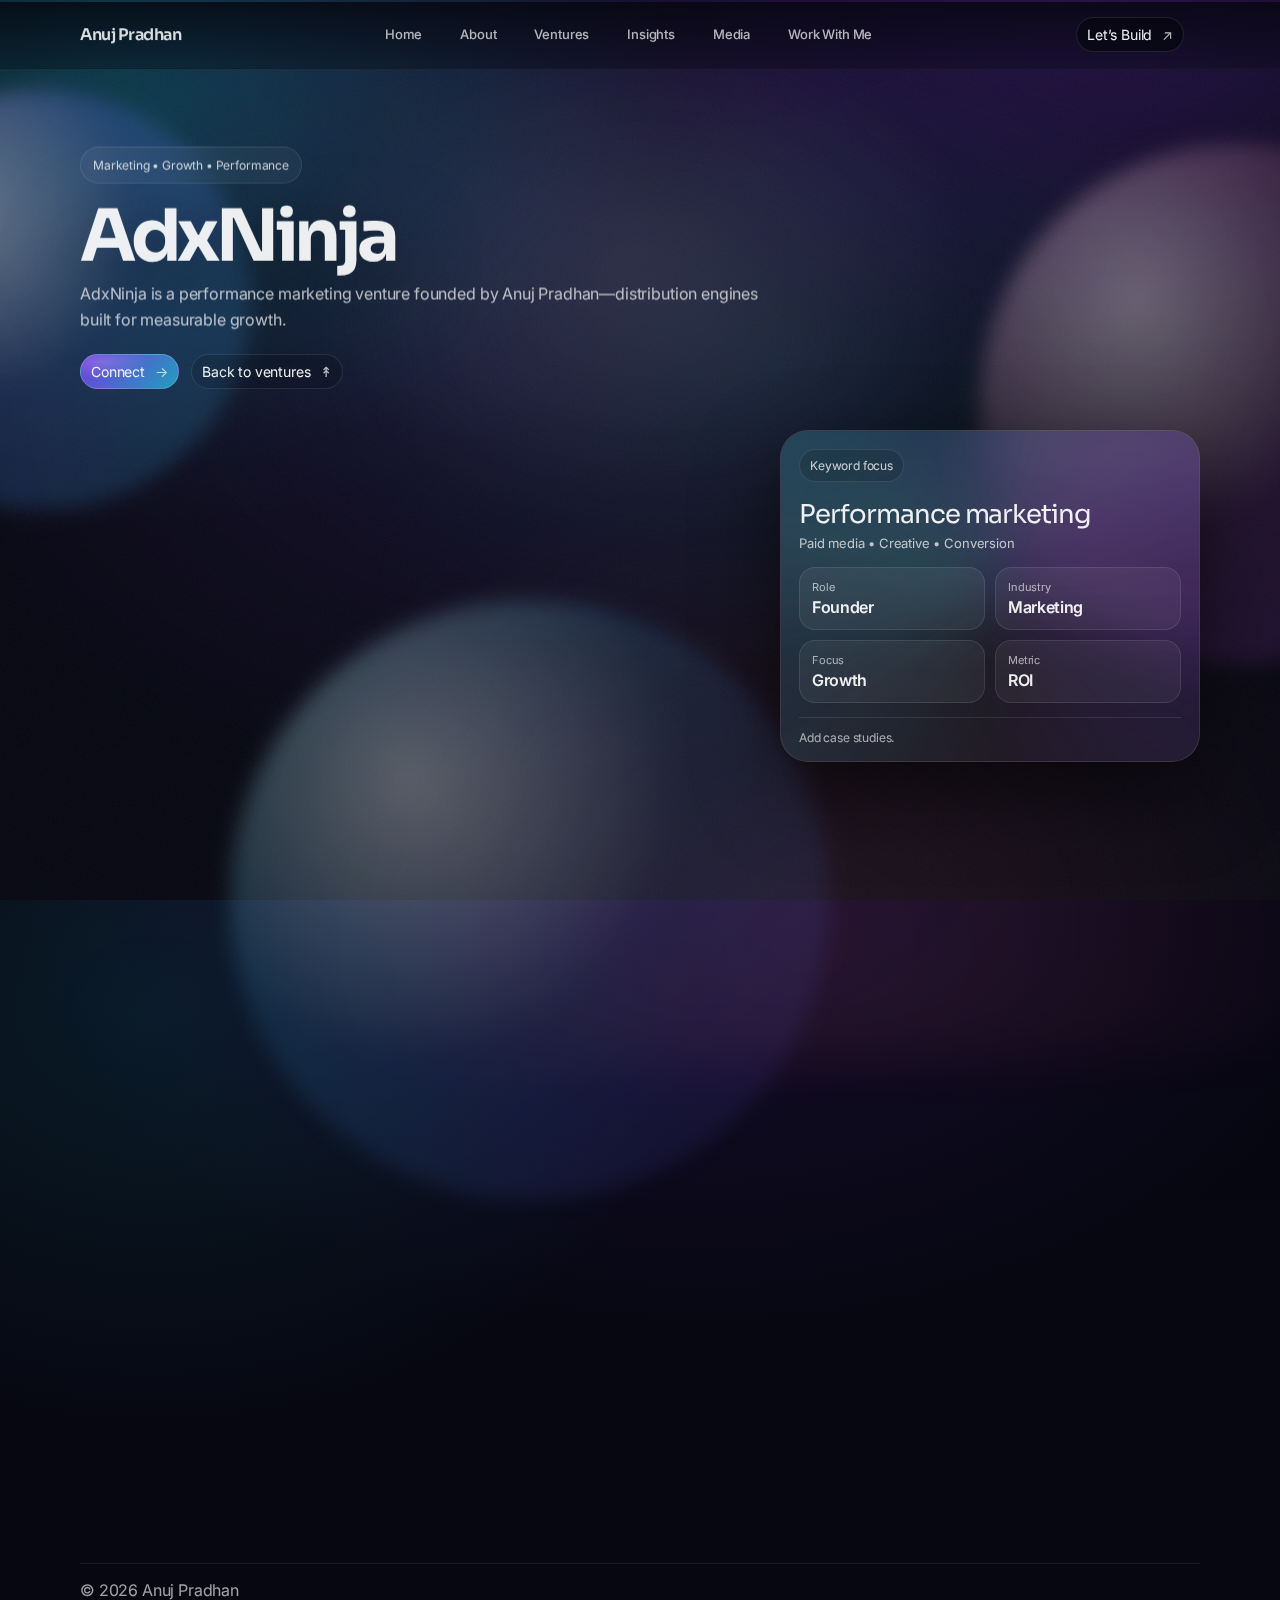
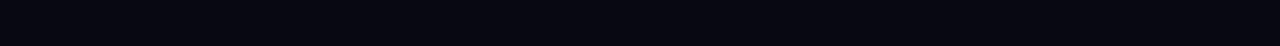
<file: ventures/adxninja/index.html>
<!doctype html>
<html lang="en">
	<head>
		<meta charset="UTF-8" />
		<meta name="viewport" content="width=device-width, initial-scale=1" />
		<meta name="theme-color" content="#070812" />
		<title>AdxNinja — Performance Marketing | Anuj Pradhan</title>
		<meta
			name="description"
			content="AdxNinja is a performance marketing venture founded by Anuj Pradhan, focused on growth, creative, and measurable outcomes."
		/>
		<link rel="canonical" href="/ventures/adxninja/" />
		<meta property="og:title" content="AdxNinja — Performance Marketing" />
		<meta property="og:description" content="Performance marketing venture founded by Anuj Pradhan." />
		<meta property="og:type" content="website" />
		<script type="application/ld+json">
			{
				"@context": "https://schema.org",
				"@type": "MarketingAgency",
				"name": "AdxNinja",
				"url": "/ventures/adxninja/",
				"founder": {
					"@type": "Person",
					"name": "Anuj Pradhan",
					"url": "/about/"
				},
				"description": "Performance marketing venture founded by Anuj Pradhan."
			}
		</script>

		<link rel="preconnect" href="https://fonts.googleapis.com" />
		<link rel="preconnect" href="https://fonts.gstatic.com" crossorigin />
		<link
			href="https://fonts.googleapis.com/css2?family=Inter:wght@300;400;500;600;700&family=Sora:wght@400;500;600;700&display=swap"
			rel="stylesheet"
		/>
		<script>
			(() => {
				const isGitHubPages = location.hostname.endsWith('github.io');
				const firstPathSegment = location.pathname.split('/').filter(Boolean)[0];
				const basePath = isGitHubPages && firstPathSegment ? `/${firstPathSegment}` : '';
				const href = `${basePath}/styles.elite.css`;
				document.write(`<link rel="stylesheet" href="${href}" />`);
			})();
		</script>
	</head>
	<body>
		<a class="skip" href="#main">Skip to content</a>

		<div class="bg" aria-hidden="true">
			<div class="bg__mesh"></div>
			<div class="bg__orbs">
				<div class="orb orb--a"></div>
				<div class="orb orb--b"></div>
				<div class="orb orb--c"></div>
			</div>
			<div class="bg__spotlight"></div>
			<div class="bg__noise"></div>
		</div>

		<header class="top" data-reveal data-parallax="0.04">
			<div class="top__inner">
				<div class="brand">
					<span class="brand__name">Anuj Pradhan</span>
				</div>

				<nav class="nav" aria-label="Primary">
					<a class="nav__link" href="/">Home</a>
					<a class="nav__link" href="/about/">About</a>
					<a class="nav__link is-active" href="/ventures/">Ventures</a>
					<a class="nav__link" href="/insights/">Insights</a>
					<a class="nav__link" href="/media/">Media</a>
					<a class="nav__link" href="/contact/">Work With Me</a>
				</nav>

				<a class="button button--ghost" href="/contact/" data-magnetic>
					<span>Let’s Build</span>
					<span class="button__icon" aria-hidden="true">↗</span>
				</a>
			</div>
			<div class="top__progress" aria-hidden="true"></div>
		</header>

		<main id="main">
			<section class="pagehero">
				<div class="wrap pagehero__wrap">
					<div class="pagehero__content">
						<div class="kicker" data-reveal data-parallax="0.16">
							<span>Marketing • Growth • Performance</span>
						</div>

						<h1 class="pagehero__title" data-reveal data-parallax="0.22">AdxNinja</h1>

						<p class="pagehero__tag" data-reveal data-parallax="0.14">
							AdxNinja is a performance marketing venture founded by Anuj Pradhan—distribution engines built for measurable growth.
						</p>

						<div class="pagehero__actions" data-reveal data-parallax="0.10">
							<a class="button button--primary" href="/contact/" data-magnetic>
								<span>Connect</span>
								<span class="button__icon" aria-hidden="true">→</span>
							</a>
							<a class="button button--ghost" href="/ventures/" data-magnetic>
								<span>Back to ventures</span>
								<span class="button__icon" aria-hidden="true">↟</span>
							</a>
						</div>
					</div>

					<div class="pagehero__panel" aria-hidden="true">
						<div class="panel" data-tilt>
							<div class="panel__glow"></div>
							<div class="panel__inner">
								<div class="panel__top">
									<div class="chip">Keyword focus</div>
								</div>
								<div class="panel__title">Performance marketing</div>
								<div class="panel__meta">Paid media • Creative • Conversion</div>
								<div class="panel__grid">
									<div class="mini"><span class="mini__k">Role</span><span class="mini__v">Founder</span></div>
									<div class="mini"><span class="mini__k">Industry</span><span class="mini__v">Marketing</span></div>
									<div class="mini"><span class="mini__k">Focus</span><span class="mini__v">Growth</span></div>
									<div class="mini"><span class="mini__k">Metric</span><span class="mini__v">ROI</span></div>
								</div>
								<div class="panel__footer">Add case studies.</div>
							</div>
						</div>
					</div>
				</div>
			</section>

			<section class="section">
				<div class="wrap">
					<div class="section__head" data-reveal data-parallax="0.10">
						<h2 class="section__title">What AdxNinja does</h2>
						<p class="section__sub">Make services explicit so Google and clients understand fast.</p>
					</div>

					<div class="split">
						<div class="about__card" data-reveal data-parallax="0.08">
							<h3>Performance marketing</h3>
							<p>Campaign strategy, paid media execution, and analytics—built for sustainable ROI.</p>
							<div class="about__tags">
								<span class="tag">Paid ads</span>
								<span class="tag">Analytics</span>
								<span class="tag">Optimization</span>
							</div>
						</div>

						<div class="about__card about__card--alt" data-reveal data-parallax="0.06">
							<h3>Creative distribution</h3>
							<p>Creative that converts—plus systems to test, learn, and compound winners.</p>
							<ul class="bullets">
								<li>Creative testing</li>
								<li>Landing page performance</li>
								<li>Growth loops</li>
							</ul>
						</div>
					</div>
				</div>
			</section>

			<section class="section cta">
				<div class="wrap">
					<div class="cta__box" data-reveal data-parallax="0.06">
						<div class="cta__shine" aria-hidden="true"></div>
						<h2 class="cta__title">Need a growth engine?</h2>
						<p class="cta__sub">Let’s talk performance, creative, and distribution.</p>
						<div class="cta__actions">
							<a class="button button--primary" href="/contact/" data-magnetic>
								<span>Work with me</span>
								<span class="button__icon" aria-hidden="true">→</span>
							</a>
							<a class="button button--ghost" href="/ventures/" data-magnetic>
								<span>All ventures</span>
								<span class="button__icon" aria-hidden="true">↟</span>
							</a>
						</div>
					</div>
				</div>
			</section>
		</main>

		<footer class="footer" data-reveal data-parallax="0.04">
			<div class="wrap footer__inner">
				<div class="footer__left">© <span id="year"></span> Anuj Pradhan</div>
			</div>
		</footer>

		<script src="/main.js" defer></script>
	</body>
</html>
</file>
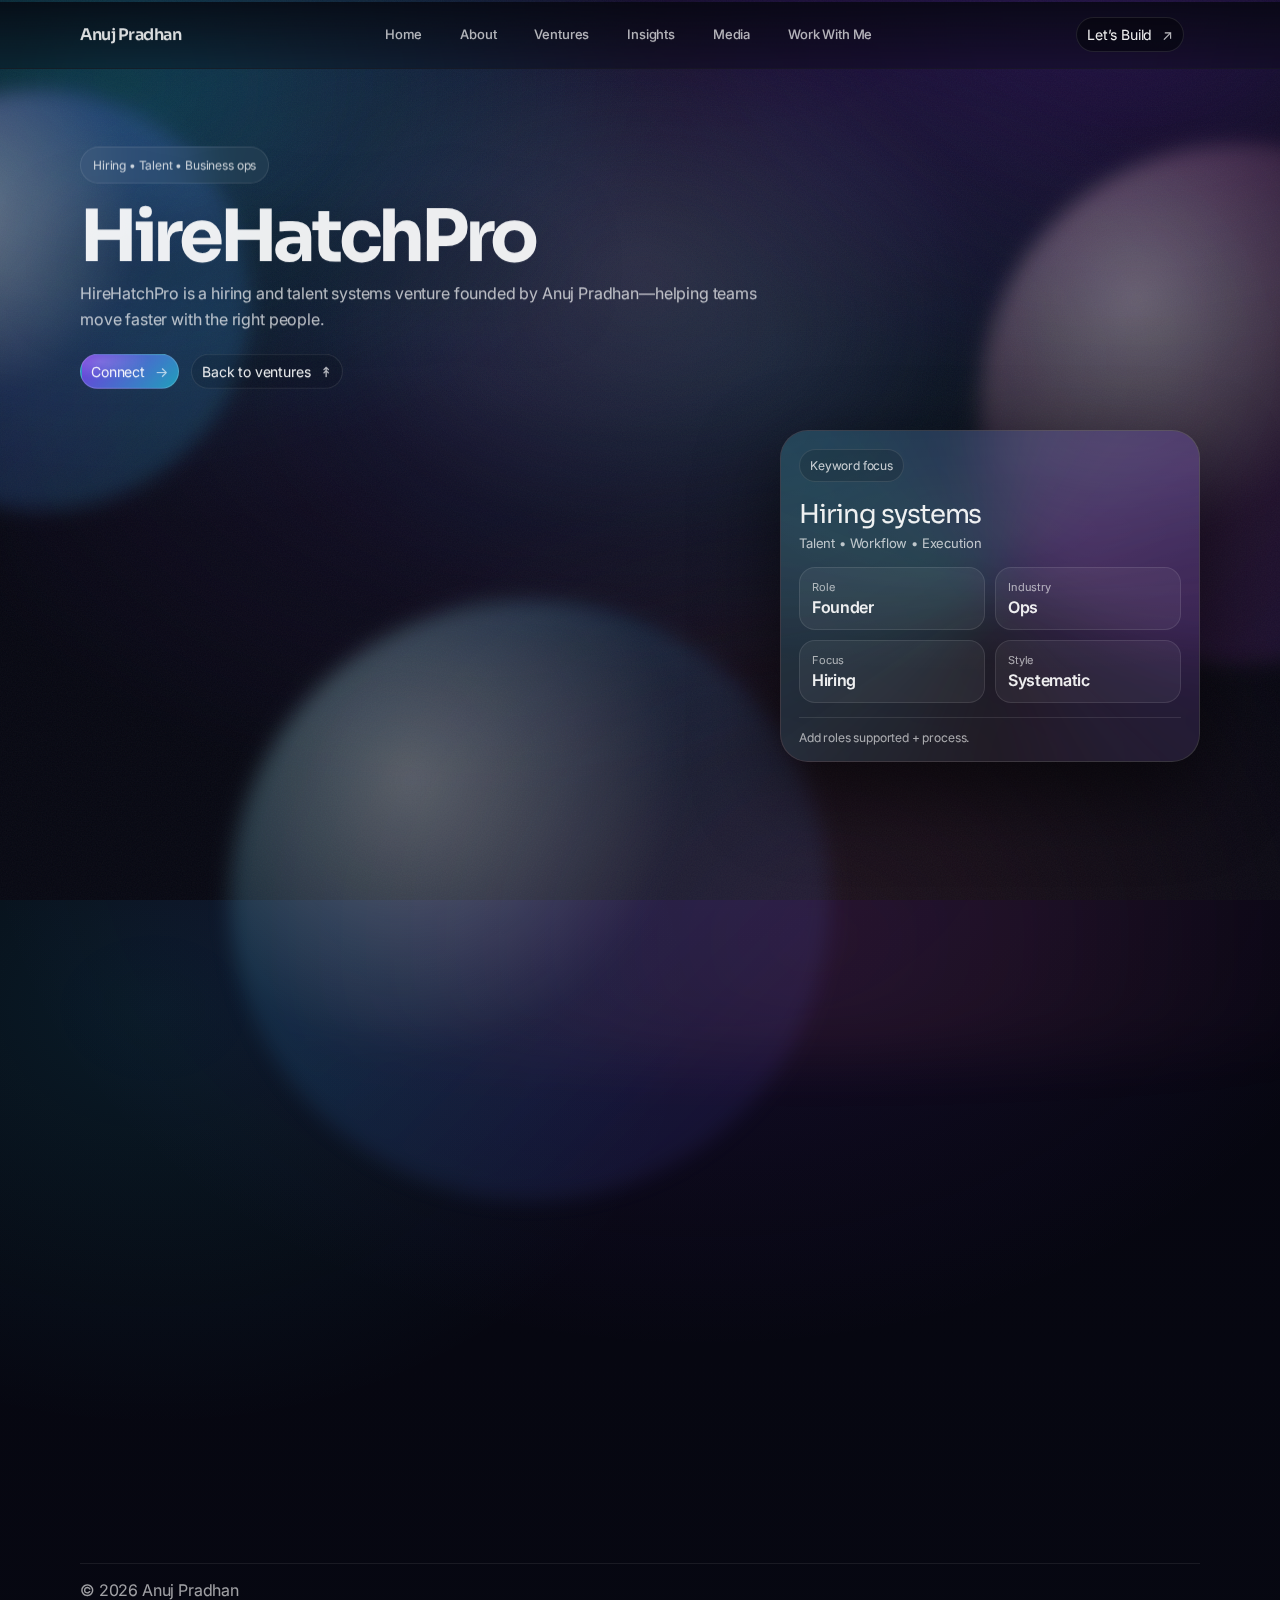
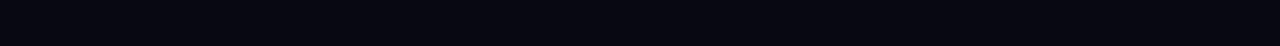
<file: ventures/hirehatchpro/index.html>
<!doctype html>
<html lang="en">
	<head>
		<meta charset="UTF-8" />
		<meta name="viewport" content="width=device-width, initial-scale=1" />
		<meta name="theme-color" content="#070812" />
		<title>HireHatchPro — Hiring & Talent Systems | Anuj Pradhan</title>
		<meta
			name="description"
			content="HireHatchPro is a hiring and talent systems venture founded by Anuj Pradhan, focused on hiring workflows and team building."
		/>
		<link rel="canonical" href="/ventures/hirehatchpro/" />
		<meta property="og:title" content="HireHatchPro — Hiring & Talent Systems" />
		<meta property="og:description" content="Hiring and talent systems venture founded by Anuj Pradhan." />
		<meta property="og:type" content="website" />
		<script type="application/ld+json">
			{
				"@context": "https://schema.org",
				"@type": "Organization",
				"name": "HireHatchPro",
				"url": "/ventures/hirehatchpro/",
				"founder": {
					"@type": "Person",
					"name": "Anuj Pradhan",
					"url": "/about/"
				},
				"description": "Hiring and talent systems venture founded by Anuj Pradhan."
			}
		</script>

		<link rel="preconnect" href="https://fonts.googleapis.com" />
		<link rel="preconnect" href="https://fonts.gstatic.com" crossorigin />
		<link
			href="https://fonts.googleapis.com/css2?family=Inter:wght@300;400;500;600;700&family=Sora:wght@400;500;600;700&display=swap"
			rel="stylesheet"
		/>
		<script>
			(() => {
				const isGitHubPages = location.hostname.endsWith('github.io');
				const firstPathSegment = location.pathname.split('/').filter(Boolean)[0];
				const basePath = isGitHubPages && firstPathSegment ? `/${firstPathSegment}` : '';
				const href = `${basePath}/styles.elite.css`;
				const icon = `${basePath}/favicon.svg`;
				document.write(`<link rel="stylesheet" href="${href}" />`);
				document.write(`<link rel="icon" href="${icon}" type="image/svg+xml" />`);
			})();
		</script>
	</head>
	<body>
		<a class="skip" href="#main">Skip to content</a>

		<div class="bg" aria-hidden="true">
			<div class="bg__mesh"></div>
			<div class="bg__orbs">
				<div class="orb orb--a"></div>
				<div class="orb orb--b"></div>
				<div class="orb orb--c"></div>
			</div>
			<div class="bg__spotlight"></div>
			<div class="bg__noise"></div>
		</div>

		<header class="top" data-reveal data-parallax="0.04">
			<div class="top__inner">
				<div class="brand">
					<span class="brand__name">Anuj Pradhan</span>
				</div>

				<nav class="nav" aria-label="Primary">
					<a class="nav__link" href="/">Home</a>
					<a class="nav__link" href="/about/">About</a>
					<a class="nav__link is-active" href="/ventures/">Ventures</a>
					<a class="nav__link" href="/insights/">Insights</a>
					<a class="nav__link" href="/media/">Media</a>
					<a class="nav__link" href="/contact/">Work With Me</a>
				</nav>

				<a class="button button--ghost" href="/contact/" data-magnetic>
					<span>Let’s Build</span>
					<span class="button__icon" aria-hidden="true">↗</span>
				</a>
			</div>
			<div class="top__progress" aria-hidden="true"></div>
		</header>

		<main id="main">
			<section class="pagehero">
				<div class="wrap pagehero__wrap">
					<div class="pagehero__content">
						<div class="kicker" data-reveal data-parallax="0.16">
							<span>Hiring • Talent • Business ops</span>
						</div>

						<h1 class="pagehero__title" data-reveal data-parallax="0.22">HireHatchPro</h1>

						<p class="pagehero__tag" data-reveal data-parallax="0.14">
							HireHatchPro is a hiring and talent systems venture founded by Anuj Pradhan—helping teams move faster with the right people.
						</p>

						<div class="pagehero__actions" data-reveal data-parallax="0.10">
							<a class="button button--primary" href="/contact/" data-magnetic>
								<span>Connect</span>
								<span class="button__icon" aria-hidden="true">→</span>
							</a>
							<a class="button button--ghost" href="/ventures/" data-magnetic>
								<span>Back to ventures</span>
								<span class="button__icon" aria-hidden="true">↟</span>
							</a>
						</div>
					</div>

					<div class="pagehero__panel" aria-hidden="true">
						<div class="panel" data-tilt>
							<div class="panel__glow"></div>
							<div class="panel__inner">
								<div class="panel__top">
									<div class="chip">Keyword focus</div>
								</div>
								<div class="panel__title">Hiring systems</div>
								<div class="panel__meta">Talent • Workflow • Execution</div>
								<div class="panel__grid">
									<div class="mini"><span class="mini__k">Role</span><span class="mini__v">Founder</span></div>
									<div class="mini"><span class="mini__k">Industry</span><span class="mini__v">Ops</span></div>
									<div class="mini"><span class="mini__k">Focus</span><span class="mini__v">Hiring</span></div>
									<div class="mini"><span class="mini__k">Style</span><span class="mini__v">Systematic</span></div>
								</div>
								<div class="panel__footer">Add roles supported + process.</div>
							</div>
						</div>
					</div>
				</div>
			</section>

			<section class="section">
				<div class="wrap">
					<div class="section__head" data-reveal data-parallax="0.10">
						<h2 class="section__title">What HireHatchPro does</h2>
						<p class="section__sub">A clean structure: services, outcomes, and how you work.</p>
					</div>

					<div class="split">
						<div class="about__card" data-reveal data-parallax="0.08">
							<h3>Hiring workflows</h3>
							<p>Screening, interviews, role definitions, scorecards, and a process teams can repeat.</p>
							<div class="about__tags">
								<span class="tag">Process</span>
								<span class="tag">Scorecards</span>
								<span class="tag">Interviews</span>
							</div>
						</div>

						<div class="about__card about__card--alt" data-reveal data-parallax="0.06">
							<h3>Talent ops</h3>
							<p>Onboarding, role clarity, feedback loops—systems that help teams ship.</p>
							<ul class="bullets">
								<li>Onboarding</li>
								<li>Role clarity</li>
								<li>Execution rhythms</li>
							</ul>
						</div>
					</div>
				</div>
			</section>

			<section class="section cta">
				<div class="wrap">
					<div class="cta__box" data-reveal data-parallax="0.06">
						<div class="cta__shine" aria-hidden="true"></div>
						<h2 class="cta__title">Need hiring systems?</h2>
						<p class="cta__sub">Let’s build a process your team can scale.</p>
						<div class="cta__actions">
							<a class="button button--primary" href="/contact/" data-magnetic>
								<span>Work with me</span>
								<span class="button__icon" aria-hidden="true">→</span>
							</a>
							<a class="button button--ghost" href="/ventures/" data-magnetic>
								<span>All ventures</span>
								<span class="button__icon" aria-hidden="true">↟</span>
							</a>
						</div>
					</div>
				</div>
			</section>
		</main>

		<footer class="footer" data-reveal data-parallax="0.04">
			<div class="wrap footer__inner">
				<div class="footer__left">© <span id="year"></span> Anuj Pradhan</div>
			</div>
		</footer>

		<script>
			(() => {
				const isGitHubPages = location.hostname.endsWith('github.io');
				const firstPathSegment = location.pathname.split('/').filter(Boolean)[0];
				const basePath = isGitHubPages && firstPathSegment ? `/${firstPathSegment}` : '';
				const script = document.createElement('script');
				script.src = `${basePath}/main.js`;
				script.defer = true;
				document.body.appendChild(script);
			})();
		</script>
	</body>
</html>
</file>
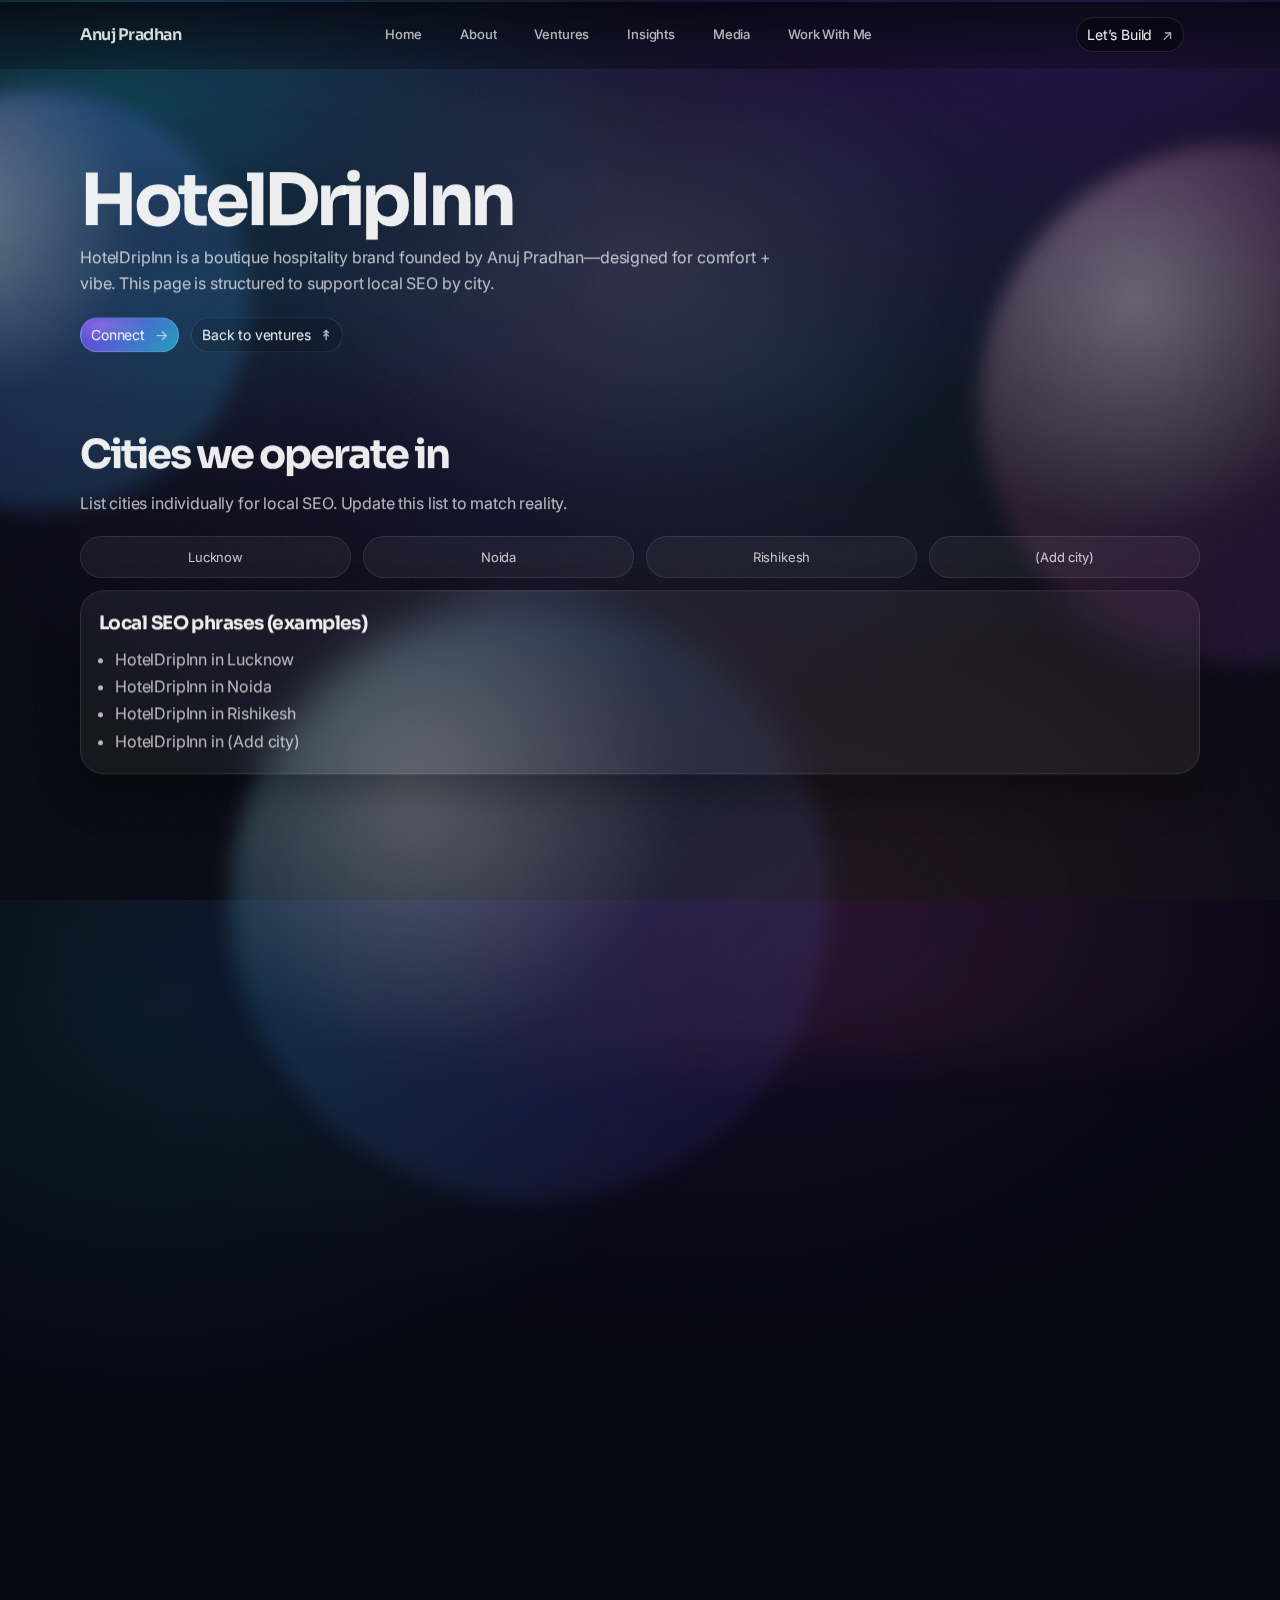
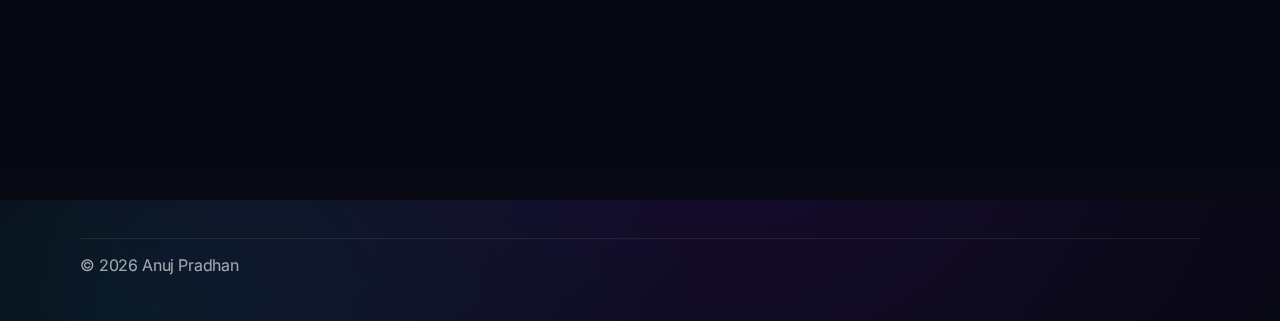
<file: ventures/hoteldripinn/index.html>
<!doctype html>
<html lang="en">
	<head>
		<meta charset="UTF-8" />
		<meta name="viewport" content="width=device-width, initial-scale=1, viewport-fit=cover" />
		<meta name="theme-color" content="#070812" />
		<title>HotelDripInn — Boutique Stays | Anuj Pradhan</title>
		<meta
			name="description"
			content="HotelDripInn is a boutique hospitality brand founded by Anuj Pradhan. Local-first stays across multiple cities in India."
		/>
		<link rel="canonical" href="/ventures/hoteldripinn/" />
		<meta property="og:title" content="HotelDripInn — Boutique Stays" />
		<meta property="og:description" content="Boutique hospitality brand founded by Anuj Pradhan." />
		<meta property="og:type" content="website" />
		<script type="application/ld+json">
			{
				"@context": "https://schema.org",
				"@type": "Hotel",
				"name": "HotelDripInn",
				"url": "/ventures/hoteldripinn/",
				"founder": {
					"@type": "Person",
					"name": "Anuj Pradhan",
					"url": "/about/"
				},
				"areaServed": [
					{ "@type": "City", "name": "Lucknow" },
					{ "@type": "City", "name": "Noida" },
					{ "@type": "City", "name": "Rishikesh" }
				],
				"description": "Boutique hospitality brand founded by Anuj Pradhan."
			}
		</script>

		<link rel="preconnect" href="https://fonts.googleapis.com" />
		<link rel="preconnect" href="https://fonts.gstatic.com" crossorigin />
		<link
			href="https://fonts.googleapis.com/css2?family=Inter:wght@300;400;500;600;700&family=Sora:wght@400;500;600;700&display=swap"
			rel="stylesheet"
		/>
		<script>
			(() => {
				const isGitHubPages = location.hostname.endsWith('github.io');
				const firstPathSegment = location.pathname.split('/').filter(Boolean)[0];
				const basePath = isGitHubPages && firstPathSegment ? `/${firstPathSegment}` : '';
				const href = `${basePath}/styles.elite.css`;
				const icon = `${basePath}/favicon.svg`;
				document.write(`<link rel="stylesheet" href="${href}" />`);
				document.write(`<link rel="icon" href="${icon}" type="image/svg+xml" />`);
			})();
		</script>
	</head>
	<body>
		<a class="skip" href="#main">Skip to content</a>

		<div class="bg" aria-hidden="true">
			<div class="bg__mesh"></div>
			<div class="bg__orbs">
				<div class="orb orb--a"></div>
				<div class="orb orb--b"></div>
				<div class="orb orb--c"></div>
			</div>
			<div class="bg__spotlight"></div>
			<div class="bg__noise"></div>
		</div>

		<header class="top" data-reveal data-parallax="0.04">
			<div class="top__inner">
				<a class="brand" href="../../" aria-label="Home">
					<span class="brand__name">Anuj Pradhan</span>
				</a>

				<nav class="nav" aria-label="Primary">
					<a class="nav__link" href="/">Home</a>
					<a class="nav__link" href="/about/">About</a>
					<a class="nav__link is-active" href="/ventures/">Ventures</a>
					<a class="nav__link" href="/insights/">Insights</a>
					<a class="nav__link" href="/media/">Media</a>
					<a class="nav__link" href="/contact/">Work With Me</a>
				</nav>

				<a class="button button--ghost" href="/contact/" data-magnetic>
					<span>Let’s Build</span>
					<span class="button__icon" aria-hidden="true">↗</span>
				</a>
			</div>
			<div class="top__progress" aria-hidden="true"></div>
		</header>

		<main id="main">
			<section class="pagehero">
				<div class="wrap pagehero__wrap">
					<div class="pagehero__content">
						<h1 class="pagehero__title" data-reveal data-parallax="0.22">HotelDripInn</h1>

						<p class="pagehero__tag" data-reveal data-parallax="0.14">
							HotelDripInn is a boutique hospitality brand founded by Anuj Pradhan—designed for comfort + vibe.
							This page is structured to support local SEO by city.
						</p>

						<div class="pagehero__actions" data-reveal data-parallax="0.10">
							<a class="button button--primary" href="/contact/" data-magnetic>
								<span>Connect</span>
								<span class="button__icon" aria-hidden="true">→</span>
							</a>
							<a class="button button--ghost" href="/ventures/" data-magnetic>
								<span>Back to ventures</span>
								<span class="button__icon" aria-hidden="true">↟</span>
							</a>
						</div>
					</div>

				</div>
			</section>

			<section class="section">
				<div class="wrap">
					<div class="section__head" data-reveal data-parallax="0.10">
						<h2 class="section__title">Cities we operate in</h2>
						<p class="section__sub">
							List cities individually for local SEO. Update this list to match reality.
						</p>
					</div>

					<div class="grid4" data-reveal>
						<div class="pill">Lucknow</div>
						<div class="pill">Noida</div>
						<div class="pill">Rishikesh</div>
						<div class="pill">(Add city)</div>
					</div>

					<div class="about__card" data-reveal data-parallax="0.06" style="margin-top: 14px;">
						<h3>Local SEO phrases (examples)</h3>
						<ul class="bullets">
							<li>HotelDripInn in Lucknow</li>
							<li>HotelDripInn in Noida</li>
							<li>HotelDripInn in Rishikesh</li>
							<li>HotelDripInn in (Add city)</li>
						</ul>
					</div>
				</div>
			</section>

			<section class="section">
				<div class="wrap">
					<div class="section__head" data-reveal data-parallax="0.10">
						<h2 class="section__title">What HotelDripInn offers</h2>
						<p class="section__sub">Use clean, specific statements—this helps both humans and SEO.</p>
					</div>

					<div class="split">
						<div class="about__card" data-reveal data-parallax="0.08">
							<h3>Boutique stays</h3>
							<p>Comfort-focused rooms, premium vibe, and local-first hospitality experiences.</p>
							<div class="about__tags">
								<span class="tag">Boutique</span>
								<span class="tag">Local</span>
								<span class="tag">Premium</span>
							</div>
						</div>

						<div class="about__card about__card--alt" data-reveal data-parallax="0.06">
							<h3>Operations</h3>
							<p>Brand systems, guest experience, and execution—from online discovery to check-in.</p>
							<ul class="bullets">
								<li>Guest experience</li>
								<li>Brand systems</li>
								<li>Distribution</li>
							</ul>
						</div>
					</div>
				</div>
			</section>

			<section class="section cta">
				<div class="wrap">
					<div class="cta__box" data-reveal data-parallax="0.06">
						<div class="cta__shine" aria-hidden="true"></div>
						<h2 class="cta__title">Looking to partner in hospitality?</h2>
						<p class="cta__sub">Investments, collaborations, or expansion—reach out.</p>
						<div class="cta__actions">
							<a class="button button--primary" href="/contact/" data-magnetic>
								<span>Work with me</span>
								<span class="button__icon" aria-hidden="true">→</span>
							</a>
							<a class="button button--ghost" href="/ventures/" data-magnetic>
								<span>All ventures</span>
								<span class="button__icon" aria-hidden="true">↟</span>
							</a>
						</div>
					</div>
				</div>
			</section>

			<!-- Instagram Feed: rendered by main.js from data/feeds.json -->
			<section class="section" data-instagram-feed="hoteldripinn">
				<div class="wrap">
					<div class="section__head" data-reveal data-parallax="0.06">
						<h2 class="section__title">Instagram</h2>
						<p class="section__sub">Recent posts embedded from Instagram.</p>
					</div>
					<div class="feed-grid" aria-live="polite"></div>
				</div>
			</section>
		</main>

		<footer class="footer">
			<div class="wrap footer__inner">
				<div class="footer__left">© <span id="year"></span> Anuj Pradhan</div>
			</div>
		</footer>

		<script>
			(() => {
				const isGitHubPages = location.hostname.endsWith('github.io');
				const firstPathSegment = location.pathname.split('/').filter(Boolean)[0];
				const basePath = isGitHubPages && firstPathSegment ? `/${firstPathSegment}` : '';
				const script = document.createElement('script');
				script.src = `${basePath}/main.js`;
				script.defer = true;
				document.body.appendChild(script);
			})();
		</script>
	</body>
</html>
</file>
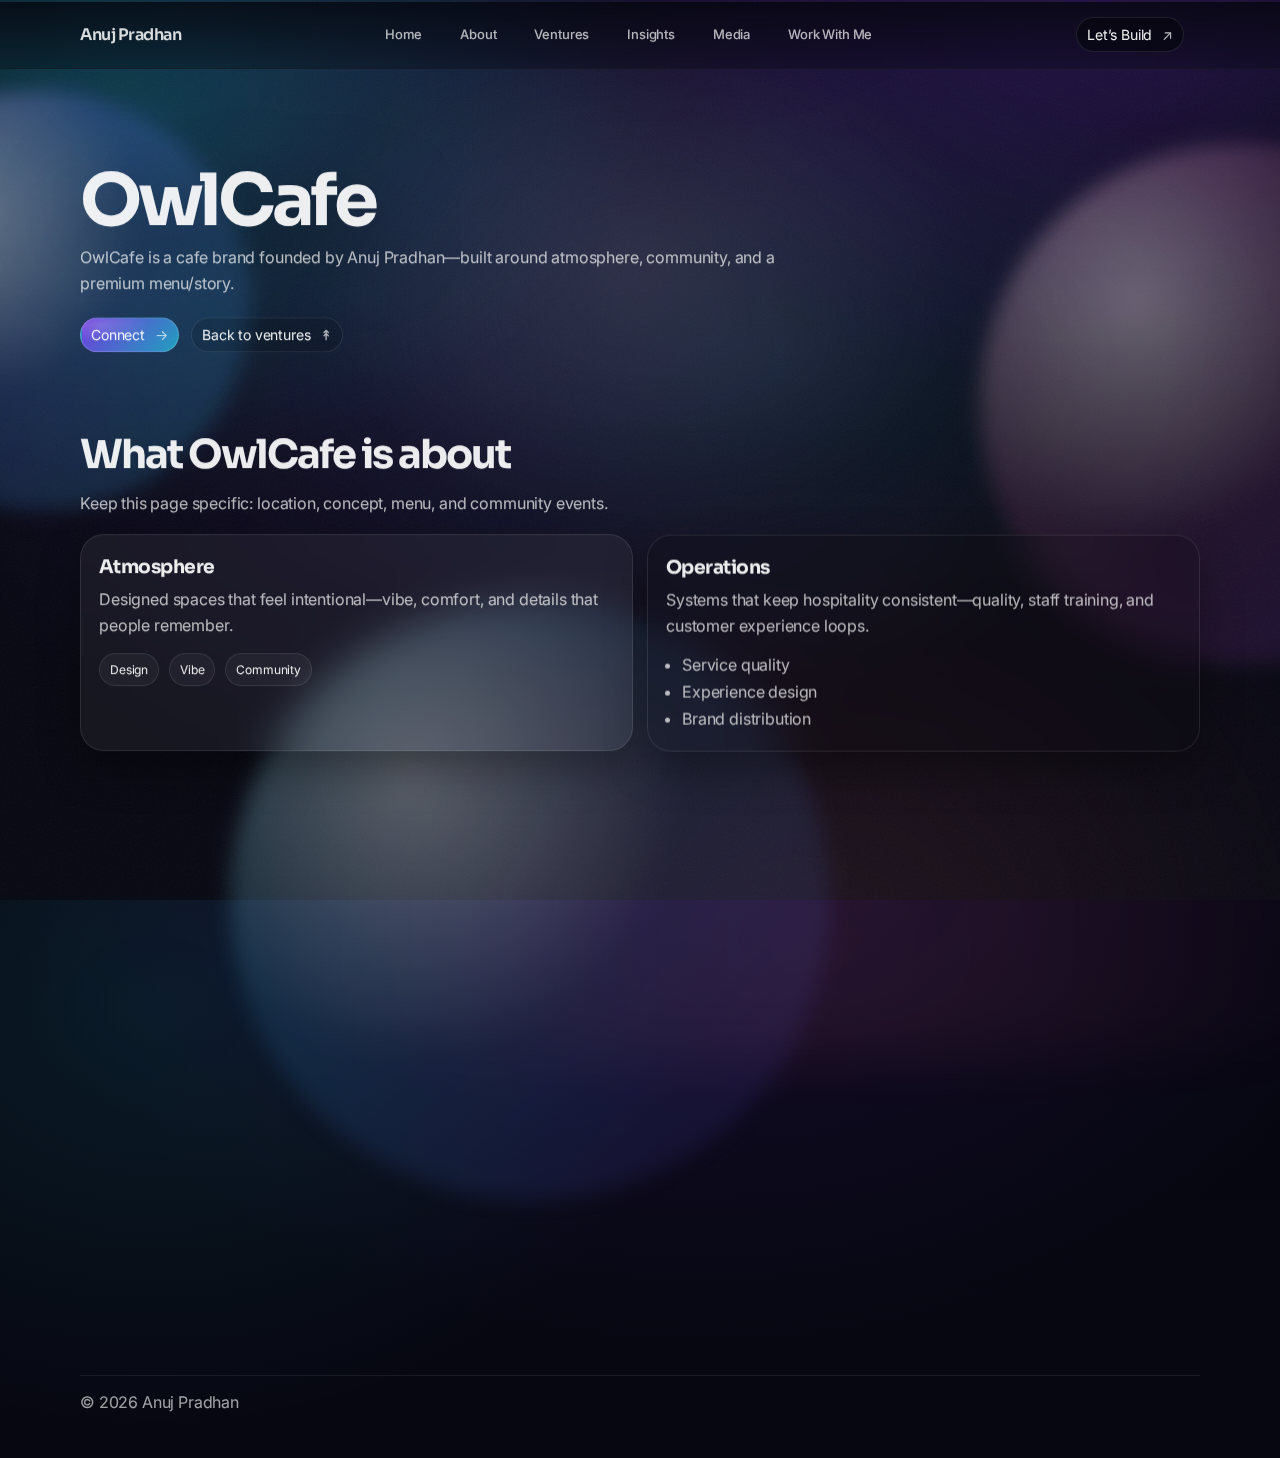
<file: ventures/owlcafe/index.html>
<!doctype html>
<html lang="en">
	<head>
		<meta charset="UTF-8" />
		<meta name="viewport" content="width=device-width, initial-scale=1, viewport-fit=cover" />
		<meta name="theme-color" content="#070812" />
		<title>OwlCafe — Cafe Brand | Anuj Pradhan</title>
		<meta
			name="description"
			content="OwlCafe is a cafe brand founded by Anuj Pradhan, built around atmosphere, community, and premium experience."
		/>
		<link rel="canonical" href="/ventures/owlcafe/" />
		<meta property="og:title" content="OwlCafe — Cafe Brand" />
		<meta property="og:description" content="Cafe brand founded by Anuj Pradhan." />
		<meta property="og:type" content="website" />
		<script type="application/ld+json">
			{
				"@context": "https://schema.org",
				"@type": "CafeOrCoffeeShop",
				"name": "OwlCafe",
				"url": "/ventures/owlcafe/",
				"founder": {
					"@type": "Person",
					"name": "Anuj Pradhan",
					"url": "/about/"
				},
				"description": "Cafe brand founded by Anuj Pradhan."
			}
		</script>

		<link rel="preconnect" href="https://fonts.googleapis.com" />
		<link rel="preconnect" href="https://fonts.gstatic.com" crossorigin />
		<link
			href="https://fonts.googleapis.com/css2?family=Inter:wght@300;400;500;600;700&family=Sora:wght@400;500;600;700&display=swap"
			rel="stylesheet"
		/>
		<script>
			(() => {
				const isGitHubPages = location.hostname.endsWith('github.io');
				const firstPathSegment = location.pathname.split('/').filter(Boolean)[0];
				const basePath = isGitHubPages && firstPathSegment ? `/${firstPathSegment}` : '';
				const href = `${basePath}/styles.elite.css`;
				const icon = `${basePath}/favicon.svg`;
				document.write(`<link rel="stylesheet" href="${href}" />`);
				document.write(`<link rel="icon" href="${icon}" type="image/svg+xml" />`);
			})();
		</script>
	</head>
	<body>
		<a class="skip" href="#main">Skip to content</a>

		<div class="bg" aria-hidden="true">
			<div class="bg__mesh"></div>
			<div class="bg__orbs">
				<div class="orb orb--a"></div>
				<div class="orb orb--b"></div>
				<div class="orb orb--c"></div>
			</div>
			<div class="bg__spotlight"></div>
			<div class="bg__noise"></div>
		</div>

		<header class="top" data-reveal data-parallax="0.04">
			<div class="top__inner">
				<a class="brand" href="../../" aria-label="Home">
					<span class="brand__name">Anuj Pradhan</span>
				</a>

				<nav class="nav" aria-label="Primary">
					<a class="nav__link" href="/">Home</a>
					<a class="nav__link" href="/about/">About</a>
					<a class="nav__link is-active" href="/ventures/">Ventures</a>
					<a class="nav__link" href="/insights/">Insights</a>
					<a class="nav__link" href="/media/">Media</a>
					<a class="nav__link" href="/contact/">Work With Me</a>
				</nav>

				<a class="button button--ghost" href="/contact/" data-magnetic>
					<span>Let’s Build</span>
					<span class="button__icon" aria-hidden="true">↗</span>
				</a>
			</div>
			<div class="top__progress" aria-hidden="true"></div>
		</header>

		<main id="main">
			<section class="pagehero">
				<div class="wrap pagehero__wrap">
					<div class="pagehero__content">
						<h1 class="pagehero__title" data-reveal data-parallax="0.22">OwlCafe</h1>

						<p class="pagehero__tag" data-reveal data-parallax="0.14">
							OwlCafe is a cafe brand founded by Anuj Pradhan—built around atmosphere, community, and a premium menu/story.
						</p>

						<div class="pagehero__actions" data-reveal data-parallax="0.10">
							<a class="button button--primary" href="/contact/" data-magnetic>
								<span>Connect</span>
								<span class="button__icon" aria-hidden="true">→</span>
							</a>
							<a class="button button--ghost" href="/ventures/" data-magnetic>
								<span>Back to ventures</span>
								<span class="button__icon" aria-hidden="true">↟</span>
							</a>
						</div>
					</div>

				</div>
			</section>

			<section class="section">
				<div class="wrap">
					<div class="section__head" data-reveal data-parallax="0.10">
						<h2 class="section__title">What OwlCafe is about</h2>
						<p class="section__sub">Keep this page specific: location, concept, menu, and community events.</p>
					</div>

					<div class="split">
						<div class="about__card" data-reveal data-parallax="0.08">
							<h3>Atmosphere</h3>
							<p>Designed spaces that feel intentional—vibe, comfort, and details that people remember.</p>
							<div class="about__tags">
								<span class="tag">Design</span>
								<span class="tag">Vibe</span>
								<span class="tag">Community</span>
							</div>
						</div>

						<div class="about__card about__card--alt" data-reveal data-parallax="0.06">
							<h3>Operations</h3>
							<p>Systems that keep hospitality consistent—quality, staff training, and customer experience loops.</p>
							<ul class="bullets">
								<li>Service quality</li>
								<li>Experience design</li>
								<li>Brand distribution</li>
							</ul>
						</div>
					</div>
				</div>
			</section>

			<section class="section cta">
				<div class="wrap">
					<div class="cta__box" data-reveal data-parallax="0.06">
						<div class="cta__shine" aria-hidden="true"></div>
						<h2 class="cta__title">Want to collaborate in hospitality?</h2>
						<p class="cta__sub">Partnerships, marketing, or expansion—reach out.</p>
						<div class="cta__actions">
							<a class="button button--primary" href="/contact/" data-magnetic>
								<span>Work with me</span>
								<span class="button__icon" aria-hidden="true">→</span>
							</a>
							<a class="button button--ghost" href="/ventures/" data-magnetic>
								<span>All ventures</span>
								<span class="button__icon" aria-hidden="true">↟</span>
							</a>
						</div>
					</div>
				</div>
			</section>

			<!-- Instagram Feed: rendered by main.js from data/feeds.json -->
			<section class="section" data-instagram-feed="owlcafe">
				<div class="wrap">
					<div class="section__head" data-reveal data-parallax="0.06">
						<h2 class="section__title">Instagram</h2>
						<p class="section__sub">Recent posts embedded from Instagram.</p>
					</div>
					<div class="feed-grid" aria-live="polite"></div>
				</div>
			</section>
		</main>

		<footer class="footer">
			<div class="wrap footer__inner">
				<div class="footer__left">© <span id="year"></span> Anuj Pradhan</div>
			</div>
		</footer>

		<script>
			(() => {
				const isGitHubPages = location.hostname.endsWith('github.io');
				const firstPathSegment = location.pathname.split('/').filter(Boolean)[0];
				const basePath = isGitHubPages && firstPathSegment ? `/${firstPathSegment}` : '';
				const script = document.createElement('script');
				script.src = `${basePath}/main.js`;
				script.defer = true;
				document.body.appendChild(script);
			})();
		</script>
	</body>
</html>
</file>
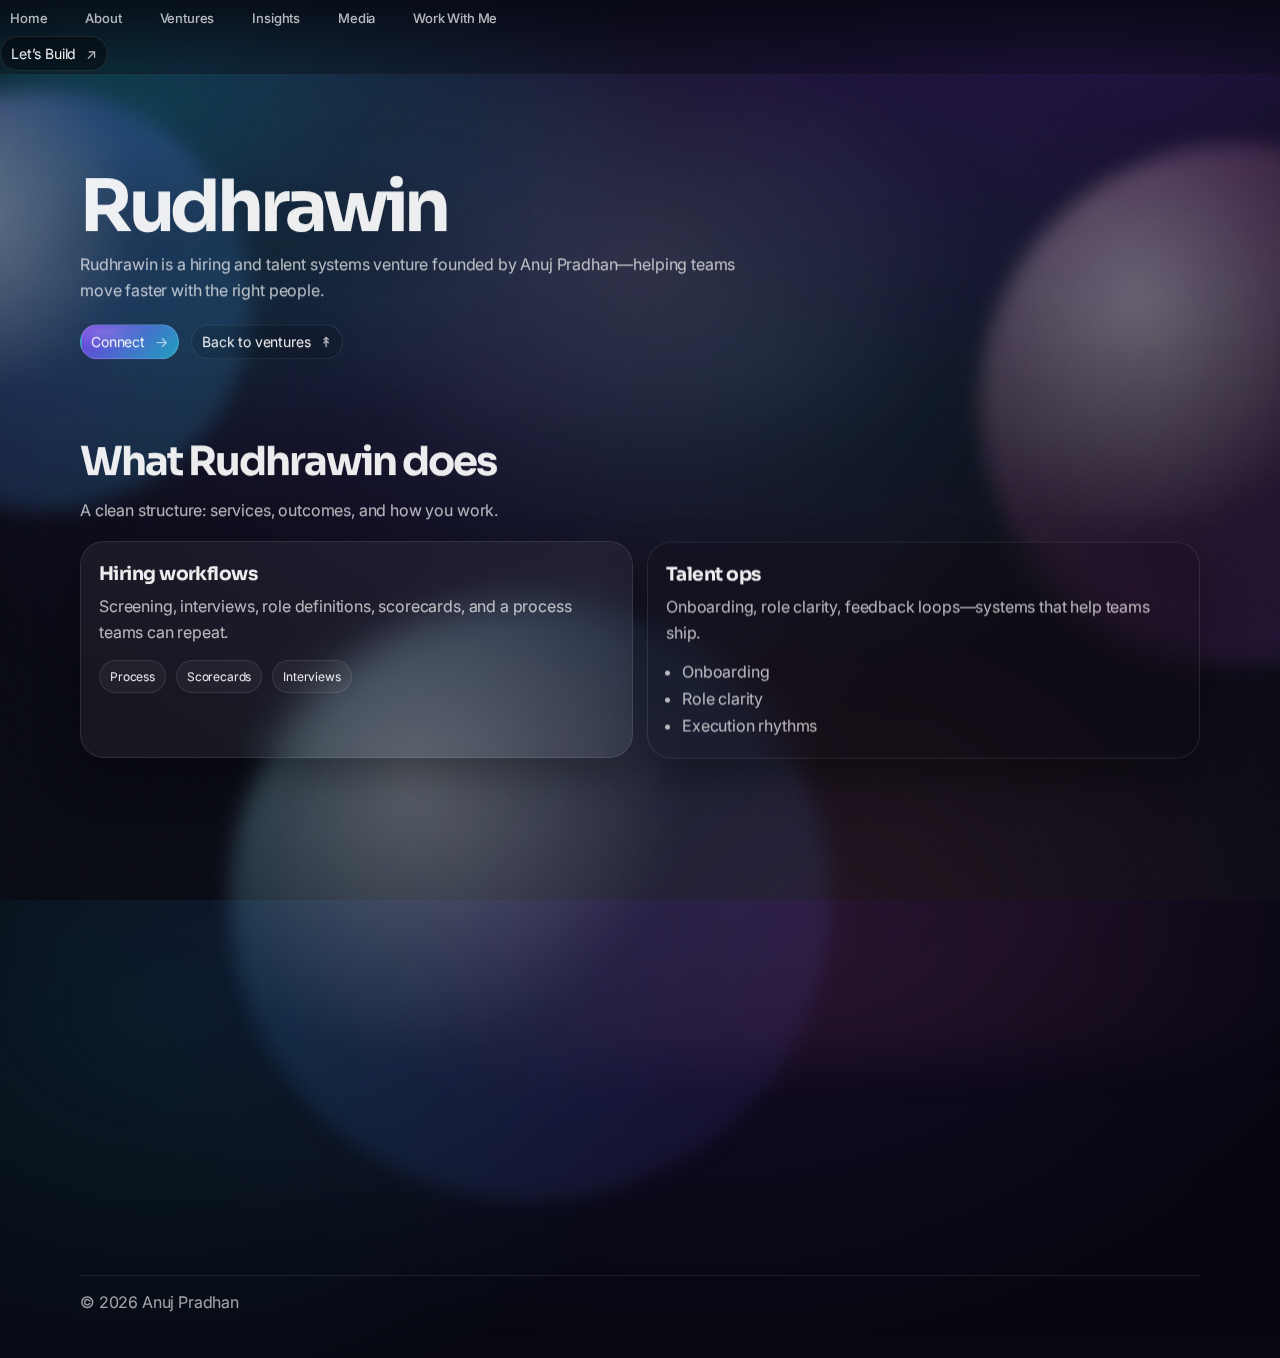
<file: ventures/rudhrawin/index.html>
<!doctype html>
<html lang="en">
	<head>
		<meta charset="UTF-8" />
		<meta name="viewport" content="width=device-width, initial-scale=1, viewport-fit=cover" />
		<meta name="theme-color" content="#070812" />
		<title>Rudhrawin — Hiring & Talent Systems | Anuj Pradhan</title>
		<meta
			name="description"
			content="Rudhrawin is a hiring and talent systems venture founded by Anuj Pradhan, focused on hiring workflows and team building."
		/>
		<link rel="canonical" href="/ventures/rudhrawin/" />
		<meta property="og:title" content="Rudhrawin — Hiring & Talent Systems" />
		<meta property="og:description" content="Hiring and talent systems venture founded by Anuj Pradhan." />
		<meta property="og:type" content="website" />
		<script type="application/ld+json">
			{
				"@context": "https://schema.org",
				"@type": "Organization",
				"name": "Rudhrawin",
				"url": "/ventures/rudhrawin/",
				"founder": {
					"@type": "Person",
					"name": "Anuj Pradhan",
					"url": "/about/"
				},
				"description": "Hiring and talent systems venture founded by Anuj Pradhan."
			}
		</script>

		<link rel="preconnect" href="https://fonts.googleapis.com" />
		<link rel="preconnect" href="https://fonts.gstatic.com" crossorigin />
		<link
			href="https://fonts.googleapis.com/css2?family=Inter:wght@300;400;500;600;700&family=Sora:wght@400;500;600;700&display=swap"
			rel="stylesheet"
		/>
		<script>
			(() => {
				const isGitHubPages = location.hostname.endsWith('github.io');
				const firstPathSegment = location.pathname.split('/').filter(Boolean)[0];
				const basePath = isGitHubPages && firstPathSegment ? `/${firstPathSegment}` : '';
				const href = `${basePath}/styles.elite.css`;
				const icon = `${basePath}/favicon.svg`;
				document.write(`<link rel="stylesheet" href="${href}" />`);
				document.write(`<link rel="icon" href="${icon}" type="image/svg+xml" />`);
			})();
		</script>
	</head>
	<body>
		<a class="skip" href="#main">Skip to content</a>

		<div class="bg" aria-hidden="true">
			<div class="bg__mesh"></div>
			<div class="bg__orbs">
				<div class="orb orb--a"></div>
				<div class="orb orb--b"></div>
				<div class="orb orb--c"></div>
			</div>
			<div class="bg__spotlight"></div>
			<div class="bg__noise"></div>
		</div>

	<header class="top">
				<nav class="nav" aria-label="Primary">
					<a class="nav__link" href="/">Home</a>
					<a class="nav__link" href="/about/">About</a>
					<a class="nav__link is-active" href="/ventures/">Ventures</a>
					<a class="nav__link" href="/insights/">Insights</a>
					<a class="nav__link" href="/media/">Media</a>
					<a class="nav__link" href="/contact/">Work With Me</a>
				</nav>

				<a class="button button--ghost" href="/contact/" data-magnetic>
					<span>Let’s Build</span>
					<span class="button__icon" aria-hidden="true">↗</span>
				</a>
			</div>
			<div class="top__progress" aria-hidden="true"></div>
		</header>

		<main id="main">
			<section class="pagehero">
				<div class="wrap pagehero__wrap">
					<div class="pagehero__content">
						<h1 class="pagehero__title" data-reveal data-parallax="0.22">Rudhrawin</h1>

						<p class="pagehero__tag" data-reveal data-parallax="0.14">
							Rudhrawin is a hiring and talent systems venture founded by Anuj Pradhan—helping teams move faster with the right people.
						</p>

						<div class="pagehero__actions" data-reveal data-parallax="0.10">
							<a class="button button--primary" href="/contact/" data-magnetic>
								<span>Connect</span>
								<span class="button__icon" aria-hidden="true">→</span>
							</a>
							<a class="button button--ghost" href="/ventures/" data-magnetic>
								<span>Back to ventures</span>
								<span class="button__icon" aria-hidden="true">↟</span>
							</a>
						</div>
					</div>

				</div>
			</section>

			<section class="section">
				<div class="wrap">
					<div class="section__head" data-reveal data-parallax="0.10">
						<h2 class="section__title">What Rudhrawin does</h2>
						<p class="section__sub">A clean structure: services, outcomes, and how you work.</p>
					</div>

					<div class="split">
						<div class="about__card" data-reveal data-parallax="0.08">
							<h3>Hiring workflows</h3>
							<p>Screening, interviews, role definitions, scorecards, and a process teams can repeat.</p>
							<div class="about__tags">
								<span class="tag">Process</span>
								<span class="tag">Scorecards</span>
								<span class="tag">Interviews</span>
							</div>
						</div>

						<div class="about__card about__card--alt" data-reveal data-parallax="0.06">
							<h3>Talent ops</h3>
							<p>Onboarding, role clarity, feedback loops—systems that help teams ship.</p>
							<ul class="bullets">
								<li>Onboarding</li>
								<li>Role clarity</li>
								<li>Execution rhythms</li>
							</ul>
						</div>
					</div>
				</div>
			</section>

			<section class="section cta">
				<div class="wrap">
					<div class="cta__box" data-reveal data-parallax="0.06">
						<div class="cta__shine" aria-hidden="true"></div>
						<h2 class="cta__title">Need hiring systems?</h2>
						<p class="cta__sub">Let’s build a process your team can scale.</p>
						<div class="cta__actions">
							<a class="button button--primary" href="/contact/" data-magnetic>
								<span>Work with me</span>
								<span class="button__icon" aria-hidden="true">→</span>
							</a>
							<a class="button button--ghost" href="/ventures/" data-magnetic>
								<span>All ventures</span>
								<span class="button__icon" aria-hidden="true">↟</span>
							</a>
						</div>
					</div>
				</div>
			</section>

			<!-- Instagram Feed: rendered by main.js from data/feeds.json -->
			<section class="section" data-instagram-feed="rudhrawin">
				<div class="wrap">
					<div class="feed-grid" aria-live="polite"></div>
				</div>
			</section>
		</main>

		<footer class="footer">
			<div class="wrap footer__inner">
				<div class="footer__left">© <span id="year"></span> Anuj Pradhan</div>
			</div>
		</footer>

		<script>
			(() => {
				const isGitHubPages = location.hostname.endsWith('github.io');
				const firstPathSegment = location.pathname.split('/').filter(Boolean)[0];
				const basePath = isGitHubPages && firstPathSegment ? `/${firstPathSegment}` : '';
				const script = document.createElement('script');
				script.src = `${basePath}/main.js`;
				script.defer = true;
				document.body.appendChild(script);
			})();
		</script>
	</body>
</html>
</file>
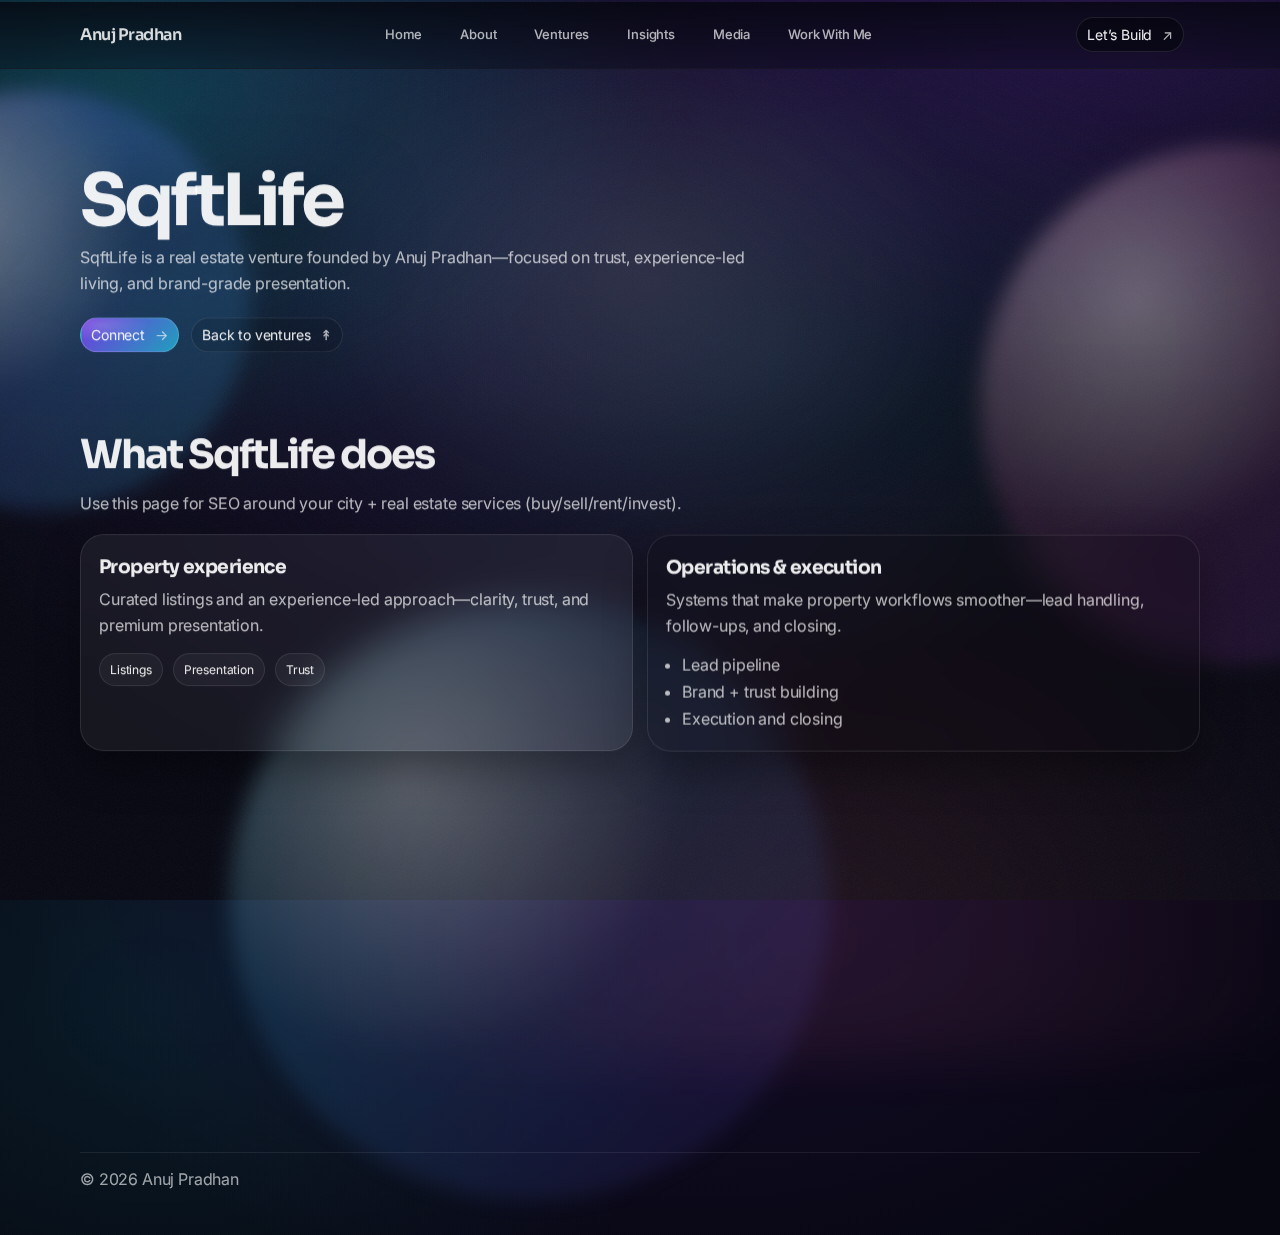
<file: ventures/sqftlife/index.html>
<!doctype html>
<html lang="en">
	<head>
		<meta charset="UTF-8" />
		<meta name="viewport" content="width=device-width, initial-scale=1, viewport-fit=cover" />
		<meta name="theme-color" content="#070812" />
		<title>SqftLife — Real Estate Venture | Anuj Pradhan</title>
		<meta
			name="description"
			content="SqftLife is a real estate venture founded by Anuj Pradhan, focused on experience-led property and premium presentation."
		/>
		<link rel="canonical" href="/ventures/sqftlife/" />
		<meta property="og:title" content="SqftLife — Real Estate Venture" />
		<meta property="og:description" content="Real estate venture founded by Anuj Pradhan." />
		<meta property="og:type" content="website" />
		<script type="application/ld+json">
			{
				"@context": "https://schema.org",
				"@type": "RealEstateAgency",
				"name": "SqftLife",
				"url": "/ventures/sqftlife/",
				"founder": {
					"@type": "Person",
					"name": "Anuj Pradhan",
					"url": "/about/"
				},
				"description": "Real estate venture founded by Anuj Pradhan."
			}
		</script>

		<link rel="preconnect" href="https://fonts.googleapis.com" />
		<link rel="preconnect" href="https://fonts.gstatic.com" crossorigin />
		<link
			href="https://fonts.googleapis.com/css2?family=Inter:wght@300;400;500;600;700&family=Sora:wght@400;500;600;700&display=swap"
			rel="stylesheet"
		/>
		<script>
			(() => {
				const isGitHubPages = location.hostname.endsWith('github.io');
				const firstPathSegment = location.pathname.split('/').filter(Boolean)[0];
				const basePath = isGitHubPages && firstPathSegment ? `/${firstPathSegment}` : '';
				const href = `${basePath}/styles.elite.css`;
				const icon = `${basePath}/favicon.svg`;
				document.write(`<link rel="stylesheet" href="${href}" />`);
				document.write(`<link rel="icon" href="${icon}" type="image/svg+xml" />`);
			})();
		</script>
	</head>
	<body>
		<a class="skip" href="#main">Skip to content</a>

		<div class="bg" aria-hidden="true">
			<div class="bg__mesh"></div>
			<div class="bg__orbs">
				<div class="orb orb--a"></div>
				<div class="orb orb--b"></div>
				<div class="orb orb--c"></div>
			</div>
			<div class="bg__spotlight"></div>
			<div class="bg__noise"></div>
		</div>

		<header class="top" data-reveal data-parallax="0.04">
			<div class="top__inner">
				<a class="brand" href="../../" aria-label="Home">
					<span class="brand__name">Anuj Pradhan</span>
				</a>

				<nav class="nav" aria-label="Primary">
					<a class="nav__link" href="/">Home</a>
					<a class="nav__link" href="/about/">About</a>
					<a class="nav__link is-active" href="/ventures/">Ventures</a>
					<a class="nav__link" href="/insights/">Insights</a>
					<a class="nav__link" href="/media/">Media</a>
					<a class="nav__link" href="/contact/">Work With Me</a>
				</nav>

				<a class="button button--ghost" href="/contact/" data-magnetic>
					<span>Let’s Build</span>
					<span class="button__icon" aria-hidden="true">↗</span>
				</a>
			</div>
			<div class="top__progress" aria-hidden="true"></div>
		</header>

		<main id="main">
			<section class="pagehero">
				<div class="wrap pagehero__wrap">
					<div class="pagehero__content">
						<h1 class="pagehero__title" data-reveal data-parallax="0.22">SqftLife</h1>

						<p class="pagehero__tag" data-reveal data-parallax="0.14">
							SqftLife is a real estate venture founded by Anuj Pradhan—focused on trust, experience-led living, and brand-grade presentation.
						</p>

						<div class="pagehero__actions" data-reveal data-parallax="0.10">
							<a class="button button--primary" href="/contact/" data-magnetic>
								<span>Connect</span>
								<span class="button__icon" aria-hidden="true">→</span>
							</a>
							<a class="button button--ghost" href="/ventures/" data-magnetic>
								<span>Back to ventures</span>
								<span class="button__icon" aria-hidden="true">↟</span>
							</a>
						</div>
					</div>

				</div>
			</section>

			<section class="section">
				<div class="wrap">
					<div class="section__head" data-reveal data-parallax="0.10">
						<h2 class="section__title">What SqftLife does</h2>
						<p class="section__sub">Use this page for SEO around your city + real estate services (buy/sell/rent/invest).</p>
					</div>

					<div class="split">
						<div class="about__card" data-reveal data-parallax="0.08">
							<h3>Property experience</h3>
							<p>Curated listings and an experience-led approach—clarity, trust, and premium presentation.</p>
							<div class="about__tags">
								<span class="tag">Listings</span>
								<span class="tag">Presentation</span>
								<span class="tag">Trust</span>
							</div>
						</div>

						<div class="about__card about__card--alt" data-reveal data-parallax="0.06">
							<h3>Operations & execution</h3>
							<p>Systems that make property workflows smoother—lead handling, follow-ups, and closing.</p>
							<ul class="bullets">
								<li>Lead pipeline</li>
								<li>Brand + trust building</li>
								<li>Execution and closing</li>
							</ul>
						</div>
					</div>
				</div>
			</section>

			<section class="section cta">
				<div class="wrap">
					<div class="cta__box" data-reveal data-parallax="0.06">
						<div class="cta__shine" aria-hidden="true"></div>
						<h2 class="cta__title">Looking for a real estate collaboration?</h2>
						<p class="cta__sub">Brand partnerships, marketing, or joint ventures—reach out.</p>
						<div class="cta__actions">
							<a class="button button--primary" href="/contact/" data-magnetic>
								<span>Work with me</span>
								<span class="button__icon" aria-hidden="true">→</span>
							</a>
							<a class="button button--ghost" href="/ventures/" data-magnetic>
								<span>All ventures</span>
								<span class="button__icon" aria-hidden="true">↟</span>
							</a>
						</div>
					</div>
				</div>
			</section>
		</main>

		<footer class="footer">
			<div class="wrap footer__inner">
				<div class="footer__left">© <span id="year"></span> Anuj Pradhan</div>
			</div>
		</footer>

		<script>
			(() => {
				const isGitHubPages = location.hostname.endsWith('github.io');
				const firstPathSegment = location.pathname.split('/').filter(Boolean)[0];
				const basePath = isGitHubPages && firstPathSegment ? `/${firstPathSegment}` : '';
				const script = document.createElement('script');
				script.src = `${basePath}/main.js`;
				script.defer = true;
				document.body.appendChild(script);
			})();
		</script>
	</body>
</html>
</file>
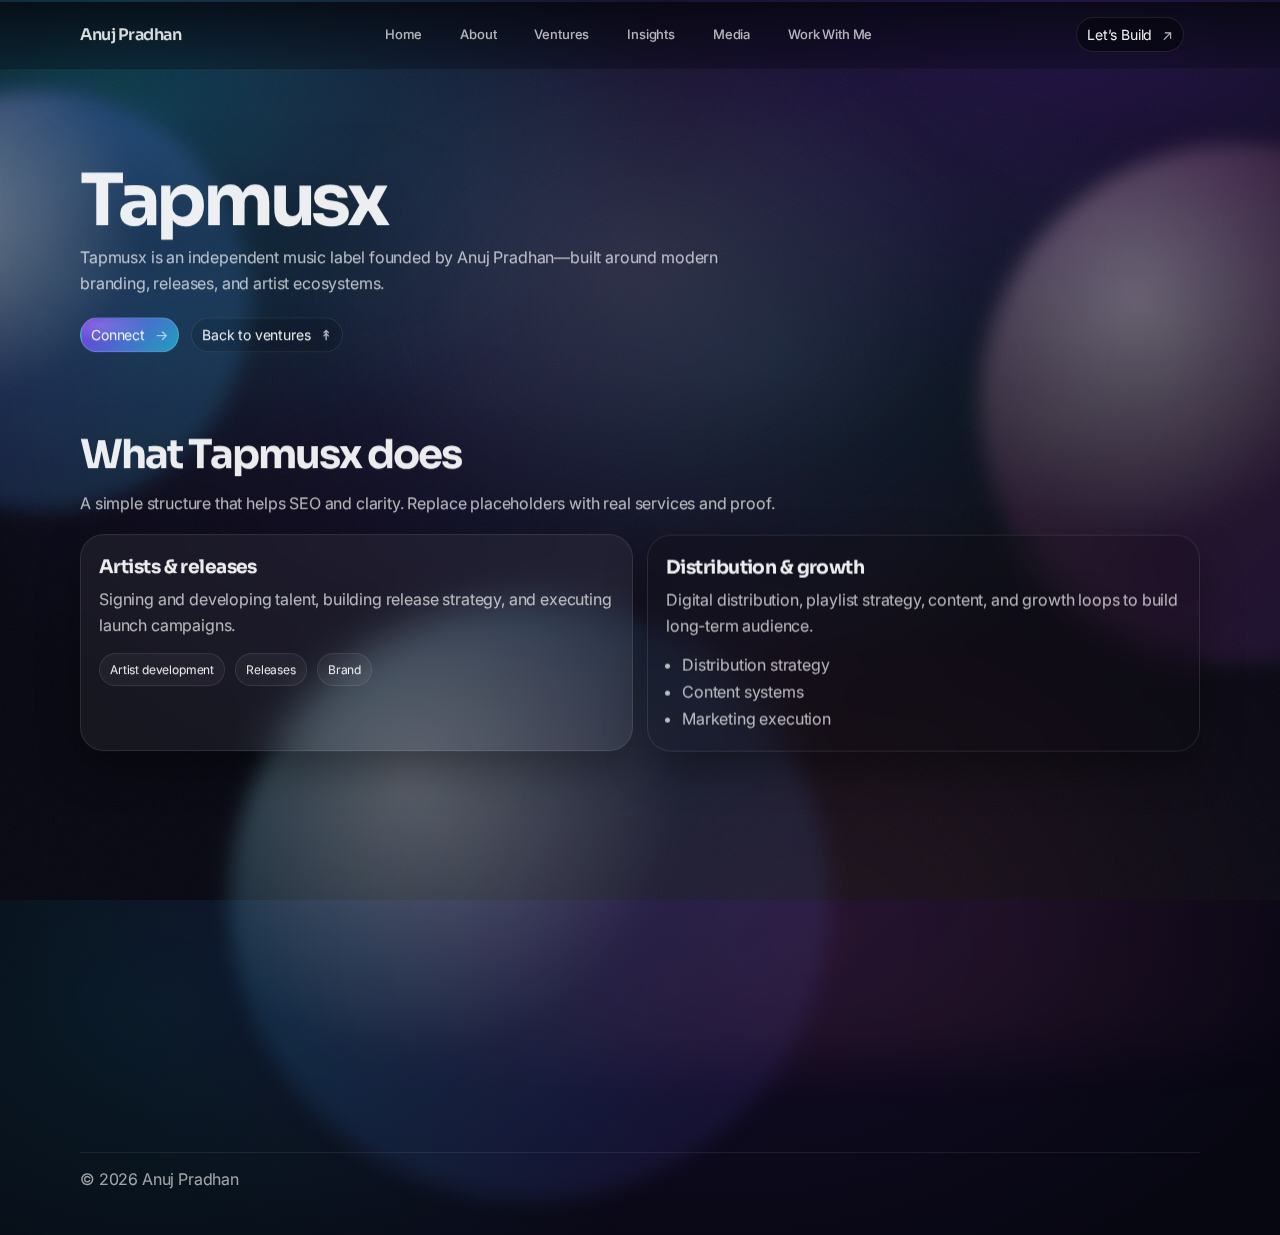
<file: ventures/tapmusx/index.html>
<!doctype html>
<html lang="en">
	<head>
		<meta charset="UTF-8" />
		<meta name="viewport" content="width=device-width, initial-scale=1, maximum-scale=1, user-scalable=no, viewport-fit=cover" />
		<meta name="theme-color" content="#070812" />
		<title>Tapmusx — Independent Music Label | Anuj Pradhan</title>
		<meta
			name="description"
			content="Tapmusx is an independent music label founded by Anuj Pradhan, focused on artists, releases, and distribution."
		/>
		<link rel="canonical" href="/ventures/tapmusx/" />
		<meta property="og:title" content="Tapmusx — Independent Music Label" />
		<meta property="og:description" content="Independent music label founded by Anuj Pradhan." />
		<meta property="og:type" content="website" />
		<script type="application/ld+json">
			{
				"@context": "https://schema.org",
				"@type": "Organization",
				"name": "Tapmusx",
				"url": "/ventures/tapmusx/",
				"founder": {
					"@type": "Person",
					"name": "Anuj Pradhan",
					"url": "/about/"
				},
				"industry": "Music",
				"description": "Independent music label founded by Anuj Pradhan."
			}
		</script>

		<link rel="preconnect" href="https://fonts.googleapis.com" />
		<link rel="preconnect" href="https://fonts.gstatic.com" crossorigin />
		<link
			href="https://fonts.googleapis.com/css2?family=Inter:wght@300;400;500;600;700&family=Sora:wght@400;500;600;700&display=swap"
			rel="stylesheet"
		/>
		<script>
			(() => {
				const isGitHubPages = location.hostname.endsWith('github.io');
				const firstPathSegment = location.pathname.split('/').filter(Boolean)[0];
				const basePath = isGitHubPages && firstPathSegment ? `/${firstPathSegment}` : '';
				const href = `${basePath}/styles.elite.css`;
				const icon = `${basePath}/favicon.svg`;
				document.write(`<link rel="stylesheet" href="${href}" />`);
				document.write(`<link rel="icon" href="${icon}" type="image/svg+xml" />`);
			})();
		</script>
	</head>
	<body>
		<a class="skip" href="#main">Skip to content</a>

		<div class="bg" aria-hidden="true">
			<div class="bg__mesh"></div>
			<div class="bg__orbs">
				<div class="orb orb--a"></div>
				<div class="orb orb--b"></div>
				<div class="orb orb--c"></div>
			</div>
			<div class="bg__spotlight"></div>
			<div class="bg__noise"></div>
		</div>

		<header class="top" data-reveal data-parallax="0.04">
			<div class="top__inner">
				<a class="brand" href="../../" aria-label="Home">
					<span class="brand__name">Anuj Pradhan</span>
				</a>

				<nav class="nav" aria-label="Primary">
					<a class="nav__link" href="/">Home</a>
					<a class="nav__link" href="/about/">About</a>
					<a class="nav__link is-active" href="/ventures/">Ventures</a>
					<a class="nav__link" href="/insights/">Insights</a>
					<a class="nav__link" href="/media/">Media</a>
					<a class="nav__link" href="/contact/">Work With Me</a>
				</nav>

				<a class="button button--ghost" href="/contact/" data-magnetic>
					<span>Let’s Build</span>
					<span class="button__icon" aria-hidden="true">↗</span>
				</a>
			</div>
			<div class="top__progress" aria-hidden="true"></div>
		</header>

		<main id="main">
			<section class="pagehero">
				<div class="wrap pagehero__wrap">
					<div class="pagehero__content">
						<h1 class="pagehero__title" data-reveal data-parallax="0.22">Tapmusx</h1>

						<p class="pagehero__tag" data-reveal data-parallax="0.14">
							Tapmusx is an independent music label founded by Anuj Pradhan—built around modern branding, releases, and artist ecosystems.
						</p>

						<div class="pagehero__actions" data-reveal data-parallax="0.10">
							<a class="button button--primary" href="/contact/" data-magnetic>
								<span>Connect</span>
								<span class="button__icon" aria-hidden="true">→</span>
							</a>
							<a class="button button--ghost" href="/ventures/" data-magnetic>
								<span>Back to ventures</span>
								<span class="button__icon" aria-hidden="true">↟</span>
							</a>
						</div>
					</div>

				</div>
			</section>

			<section class="section">
				<div class="wrap">
					<div class="section__head" data-reveal data-parallax="0.10">
						<h2 class="section__title">What Tapmusx does</h2>
						<p class="section__sub">A simple structure that helps SEO and clarity. Replace placeholders with real services and proof.</p>
					</div>

					<div class="split">
						<div class="about__card" data-reveal data-parallax="0.08">
							<h3>Artists & releases</h3>
							<p>Signing and developing talent, building release strategy, and executing launch campaigns.</p>
							<div class="about__tags">
								<span class="tag">Artist development</span>
								<span class="tag">Releases</span>
								<span class="tag">Brand</span>
							</div>
						</div>

						<div class="about__card about__card--alt" data-reveal data-parallax="0.06">
							<h3>Distribution & growth</h3>
							<p>Digital distribution, playlist strategy, content, and growth loops to build long-term audience.</p>
							<ul class="bullets">
								<li>Distribution strategy</li>
								<li>Content systems</li>
								<li>Marketing execution</li>
							</ul>
						</div>
					</div>
				</div>
			</section>

			<section class="section cta">
				<div class="wrap">
					<div class="cta__box" data-reveal data-parallax="0.06">
						<div class="cta__shine" aria-hidden="true"></div>
						<h2 class="cta__title">Want to collaborate on music?</h2>
						<p class="cta__sub">Partnerships, brand collaborations, or artist support—reach out.</p>
						<div class="cta__actions">
							<a class="button button--primary" href="/contact/" data-magnetic>
								<span>Work with me</span>
								<span class="button__icon" aria-hidden="true">→</span>
							</a>
							<a class="button button--ghost" href="/ventures/" data-magnetic>
								<span>All ventures</span>
								<span class="button__icon" aria-hidden="true">↟</span>
							</a>
						</div>
					</div>
				</div>
			</section>
		</main>

		<footer class="footer" data-reveal data-parallax="0.04">
			<div class="wrap footer__inner">
				<div class="footer__left">© <span id="year"></span> Anuj Pradhan</div>
			</div>
		</footer>

		<script>
			(() => {
				const isGitHubPages = location.hostname.endsWith('github.io');
				const firstPathSegment = location.pathname.split('/').filter(Boolean)[0];
				const basePath = isGitHubPages && firstPathSegment ? `/${firstPathSegment}` : '';
				const script = document.createElement('script');
				script.src = `${basePath}/main.js`;
				script.defer = true;
				document.body.appendChild(script);
			})();
		</script>
	</body>
</html>
</file>
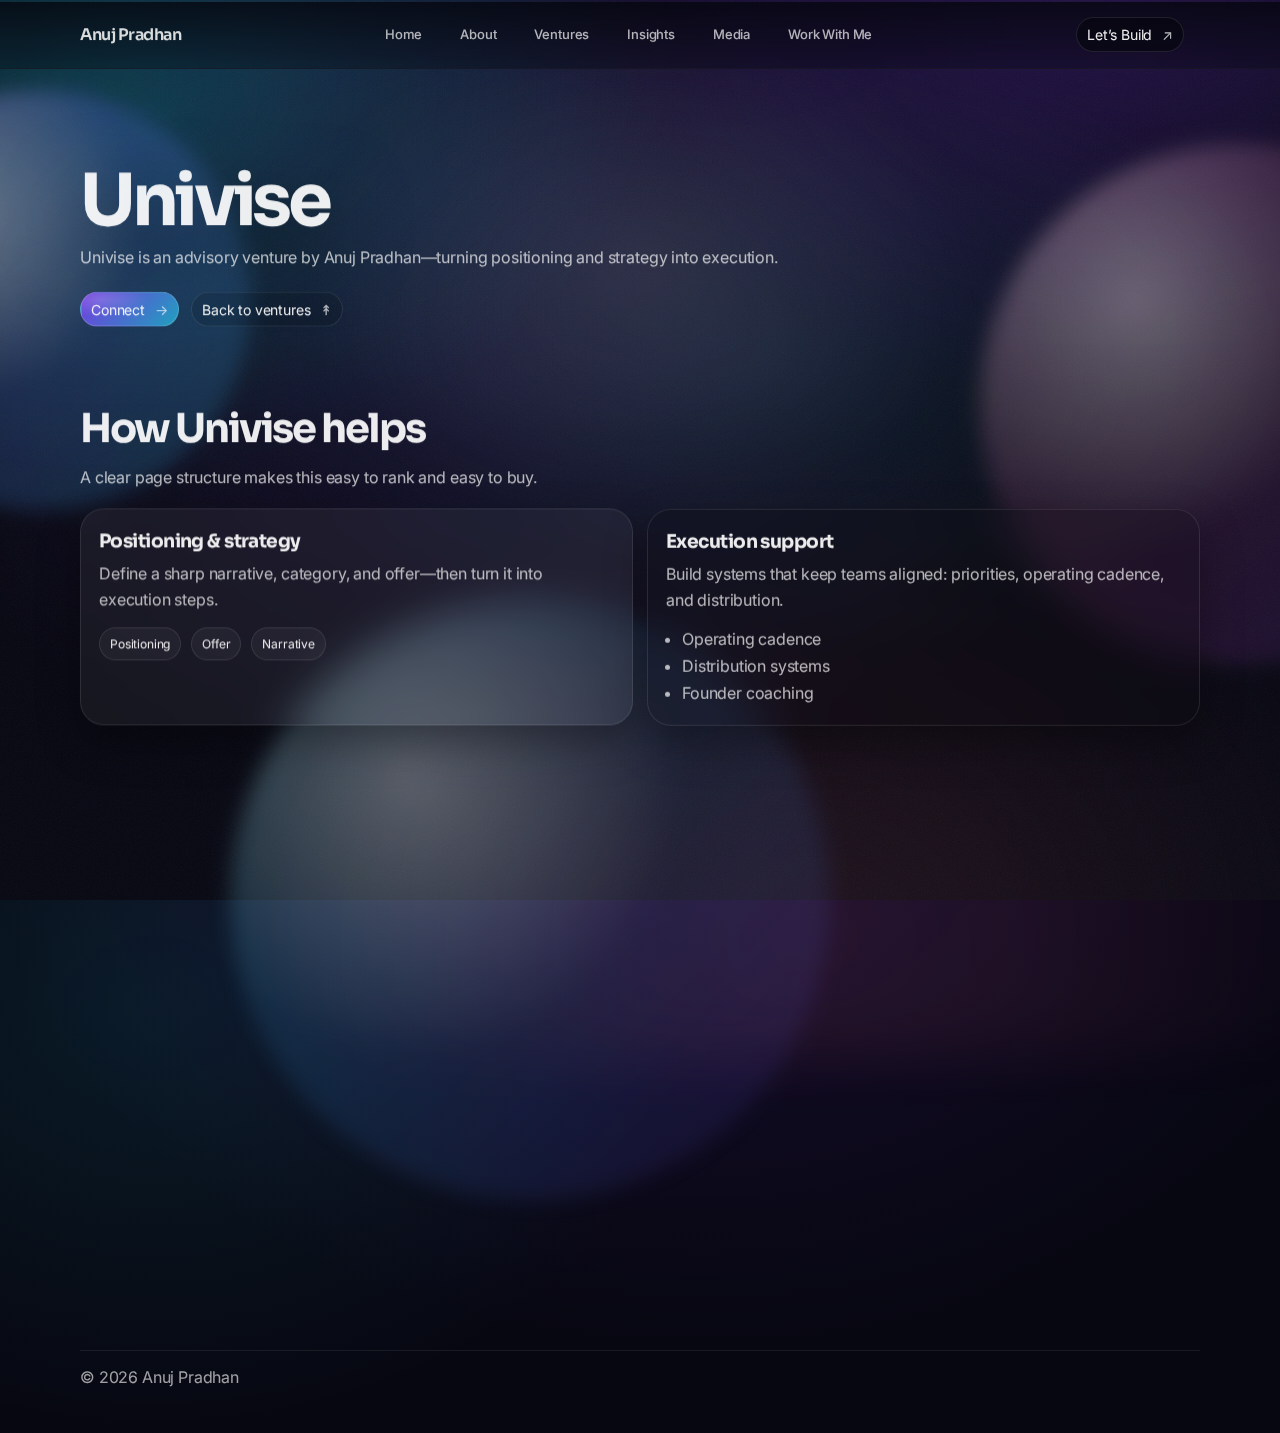
<file: ventures/univise/index.html>
<!doctype html>
<html lang="en">
	<head>
		<meta charset="UTF-8" />
		<meta name="viewport" content="width=device-width, initial-scale=1, viewport-fit=cover" />
		<meta name="theme-color" content="#070812" />
		<title>Univise — Advisory & Strategy | Anuj Pradhan</title>
		<meta
			name="description"
			content="Univise is an advisory venture by Anuj Pradhan—strategy, positioning, brand, and execution support for founders."
		/>
		<link rel="canonical" href="/ventures/univise/" />
		<meta property="og:title" content="Univise — Advisory & Strategy" />
		<meta property="og:description" content="Advisory venture by Anuj Pradhan." />
		<meta property="og:type" content="website" />
		<script type="application/ld+json">
			{
				"@context": "https://schema.org",
				"@type": "ProfessionalService",
				"name": "Univise",
				"url": "/ventures/univise/",
				"founder": {
					"@type": "Person",
					"name": "Anuj Pradhan",
					"url": "/about/"
				},
				"description": "Advisory venture by Anuj Pradhan."
			}
		</script>

		<link rel="preconnect" href="https://fonts.googleapis.com" />
		<link rel="preconnect" href="https://fonts.gstatic.com" crossorigin />
		<link
			href="https://fonts.googleapis.com/css2?family=Inter:wght@300;400;500;600;700&family=Sora:wght@400;500;600;700&display=swap"
			rel="stylesheet"
		/>
		<script>
			(() => {
				const isGitHubPages = location.hostname.endsWith('github.io');
				const firstPathSegment = location.pathname.split('/').filter(Boolean)[0];
				const basePath = isGitHubPages && firstPathSegment ? `/${firstPathSegment}` : '';
				const href = `${basePath}/styles.elite.css`;
				const icon = `${basePath}/favicon.svg`;
				document.write(`<link rel="stylesheet" href="${href}" />`);
				document.write(`<link rel="icon" href="${icon}" type="image/svg+xml" />`);
			})();
		</script>
	</head>
	<body>
		<a class="skip" href="#main">Skip to content</a>

		<div class="bg" aria-hidden="true">
			<div class="bg__mesh"></div>
			<div class="bg__orbs">
				<div class="orb orb--a"></div>
				<div class="orb orb--b"></div>
				<div class="orb orb--c"></div>
			</div>
			<div class="bg__spotlight"></div>
			<div class="bg__noise"></div>
		</div>

		<header class="top" data-reveal data-parallax="0.04">
			<div class="top__inner">
				<a class="brand" href="../../" aria-label="Home">
					<span class="brand__name">Anuj Pradhan</span>
				</a>

				<nav class="nav" aria-label="Primary">
					<a class="nav__link" href="/">Home</a>
					<a class="nav__link" href="/about/">About</a>
					<a class="nav__link is-active" href="/ventures/">Ventures</a>
					<a class="nav__link" href="/insights/">Insights</a>
					<a class="nav__link" href="/media/">Media</a>
					<a class="nav__link" href="/contact/">Work With Me</a>
				</nav>

				<a class="button button--ghost" href="/contact/" data-magnetic>
					<span>Let’s Build</span>
					<span class="button__icon" aria-hidden="true">↗</span>
				</a>
			</div>
			<div class="top__progress" aria-hidden="true"></div>
		</header>

		<main id="main">
			<section class="pagehero">
				<div class="wrap pagehero__wrap">
					<div class="pagehero__content">
						<h1 class="pagehero__title" data-reveal data-parallax="0.22">Univise</h1>

						<p class="pagehero__tag" data-reveal data-parallax="0.14">
							Univise is an advisory venture by Anuj Pradhan—turning positioning and strategy into execution.
						</p>

						<div class="pagehero__actions" data-reveal data-parallax="0.10">
							<a class="button button--primary" href="/contact/" data-magnetic>
								<span>Connect</span>
								<span class="button__icon" aria-hidden="true">→</span>
							</a>
							<a class="button button--ghost" href="/ventures/" data-magnetic>
								<span>Back to ventures</span>
								<span class="button__icon" aria-hidden="true">↟</span>
							</a>
						</div>
					</div>

				</div>
			</section>

			<section class="section">
				<div class="wrap">
					<div class="section__head" data-reveal data-parallax="0.10">
						<h2 class="section__title">How Univise helps</h2>
						<p class="section__sub">A clear page structure makes this easy to rank and easy to buy.</p>
					</div>

					<div class="split">
						<div class="about__card" data-reveal data-parallax="0.08">
							<h3>Positioning & strategy</h3>
							<p>Define a sharp narrative, category, and offer—then turn it into execution steps.</p>
							<div class="about__tags">
								<span class="tag">Positioning</span>
								<span class="tag">Offer</span>
								<span class="tag">Narrative</span>
							</div>
						</div>

						<div class="about__card about__card--alt" data-reveal data-parallax="0.06">
							<h3>Execution support</h3>
							<p>Build systems that keep teams aligned: priorities, operating cadence, and distribution.</p>
							<ul class="bullets">
								<li>Operating cadence</li>
								<li>Distribution systems</li>
								<li>Founder coaching</li>
							</ul>
						</div>
					</div>
				</div>
			</section>

			<section class="section cta">
				<div class="wrap">
					<div class="cta__box" data-reveal data-parallax="0.06">
						<div class="cta__shine" aria-hidden="true"></div>
						<h2 class="cta__title">Want founder-level support?</h2>
						<p class="cta__sub">If you’re serious about execution, let’s talk.</p>
						<div class="cta__actions">
							<a class="button button--primary" href="/contact/" data-magnetic>
								<span>Work with me</span>
								<span class="button__icon" aria-hidden="true">→</span>
							</a>
							<a class="button button--ghost" href="/ventures/" data-magnetic>
								<span>All ventures</span>
								<span class="button__icon" aria-hidden="true">↟</span>
							</a>
						</div>
					</div>
				</div>
			</section>

			<!-- Instagram Feed: rendered by main.js from data/feeds.json -->
			<section class="section" data-instagram-feed="univise">
				<div class="wrap">
					<div class="section__head" data-reveal data-parallax="0.06">
						<h2 class="section__title">Instagram</h2>
						<p class="section__sub">Recent posts embedded from Instagram.</p>
					</div>
					<div class="feed-grid" aria-live="polite"></div>
				</div>
			</section>
		</main>

		<footer class="footer">
			<div class="wrap footer__inner">
				<div class="footer__left">© <span id="year"></span> Anuj Pradhan</div>
			</div>
		</footer>

		<script>
			(() => {
				const isGitHubPages = location.hostname.endsWith('github.io');
				const firstPathSegment = location.pathname.split('/').filter(Boolean)[0];
				const basePath = isGitHubPages && firstPathSegment ? `/${firstPathSegment}` : '';
				const script = document.createElement('script');
				script.src = `${basePath}/main.js`;
				script.defer = true;
				document.body.appendChild(script);
			})();
		</script>
	</body>
</html>
</file>
<file: styles.elite.css>
/*
	Anuj Pradhan — Minimal-Elite + Motion-Heavy
	Premium typography, restrained palette, and rich choreography.
*/

:root {
	--bg0: #060610;
	--bg1: #070812;

	--ink: rgba(255, 255, 255, 0.92);
	--muted: rgba(255, 255, 255, 0.66);
	--hair: rgba(255, 255, 255, 0.08);
	--glass: rgba(255, 255, 255, 0.06);
	--glass2: rgba(0, 0, 0, 0.12);

	--a: #7c3aed; /* violet */
	--b: #22d3ee; /* cyan */
	--c: #fb7185; /* rose (tiny usage) */

	--radius: 22px;
	--blur: 18px;
	--shadow: 0 30px 80px rgba(0, 0, 0, 0.55);
	--shadow2: 0 18px 42px rgba(0, 0, 0, 0.34);

	--font-sans: "Inter", ui-sans-serif, system-ui, -apple-system, Segoe UI, Roboto, Arial,
		sans-serif;
	--font-display: "Sora", ui-sans-serif, system-ui, -apple-system, Segoe UI, Roboto, Arial,
		sans-serif;

	--ease-out: cubic-bezier(0.16, 1, 0.3, 1);
	--ease-soft: cubic-bezier(0.22, 1, 0.36, 1);

	/* motion vars set by JS */
	--sx: 50%;
	--sy: 30%;
	--scroll: 0;
	--scrollBlur: 0px;
	--heroWordmarkY: 0px;
	--heroWordmarkSkew: -5deg;

	--gutter: 24px;
}

* {
	box-sizing: border-box;
}

html,
body {
	height: 100%;
}

html {
	scroll-behavior: smooth;
	touch-action: pan-x pan-y;
}

body {
	margin: 0;
	color: var(--ink);
	touch-action: pan-x pan-y;
	background:
		radial-gradient(1200px 900px at 55% -10%, rgba(124, 58, 237, 0.14), transparent 60%),
		radial-gradient(900px 700px at 12% 12%, rgba(34, 211, 238, 0.10), transparent 60%),
		linear-gradient(180deg, var(--bg0), var(--bg1));
	font-family: var(--font-sans);
	letter-spacing: -0.01em;
	overflow-x: hidden;
	overscroll-behavior-y: none;
	-webkit-text-size-adjust: 100%;
}

/* Prefer 'manipulation' where supported to disable double-tap zoom */
@supports (touch-action: manipulation) {
	html,
	body {
		touch-action: manipulation;
	}
}

::selection {
	background: rgba(124, 58, 237, 0.30);
}

a {
	color: inherit;
	text-decoration: none;
}

.wrap {
	width: min(1120px, calc(100% - (var(--gutter) * 2)));
	margin: 0 auto;
}

.skip {
	position: absolute;
	left: 12px;
	top: 12px;
	z-index: 200;
	padding: 10px 12px;
	border-radius: 12px;
	background: rgba(255, 255, 255, 0.10);
	backdrop-filter: blur(var(--blur));
	-webkit-backdrop-filter: blur(var(--blur));
	border: 1px solid var(--hair);
	transform: translateY(-200%);
	transition: transform 300ms var(--ease-out);
}

.skip:focus {
	transform: translateY(0);
	outline: none;
}

/* Background art */
.bg {
	position: fixed;
	inset: 0;
	pointer-events: none;
	z-index: -1;
}

.bg__mesh {
	position: absolute;
	inset: -18%;
	background:
		radial-gradient(900px 650px at 20% 20%, rgba(34, 211, 238, 0.18), transparent 60%),
		radial-gradient(900px 750px at 78% 10%, rgba(124, 58, 237, 0.20), transparent 60%),
		radial-gradient(1100px 950px at 60% 90%, rgba(251, 113, 133, 0.10), transparent 55%);
	filter: blur(32px) saturate(1.08);
	opacity: 0.95;
	transform: translateZ(0);
	animation: meshFloat 18s var(--ease-soft) infinite alternate;
}

@keyframes meshFloat {
	0% {
		transform: translate3d(0, 0, 0) scale(1);
	}
	100% {
		transform: translate3d(-2.2%, 1.5%, 0) scale(1.03);
	}
}

.bg__orbs {
	position: absolute;
	inset: 0;
	filter: blur(calc(10px + var(--scrollBlur)));
	mix-blend-mode: screen;
	opacity: 0.50;
	transform: translateZ(0);
}

.orb {
	position: absolute;
	width: 420px;
	height: 420px;
	border-radius: 999px;
	background:
		radial-gradient(circle at 30% 30%, rgba(255, 255, 255, 0.70), transparent 44%),
		linear-gradient(135deg, rgba(124, 58, 237, 0.52), rgba(34, 211, 238, 0.30));
	filter: saturate(1.1);
	animation: orbDrift 22s var(--ease-soft) infinite alternate;
	will-change: transform;
}

.orb--a {
	left: -170px;
	top: 10vh;
	animation-duration: 24s;
}

.orb--b {
	right: -220px;
	top: 16vh;
	width: 520px;
	height: 520px;
	background:
		radial-gradient(circle at 30% 30%, rgba(255, 255, 255, 0.65), transparent 46%),
		linear-gradient(135deg, rgba(251, 113, 133, 0.30), rgba(124, 58, 237, 0.26));
	animation-duration: 28s;
}

.orb--c {
	left: 18vw;
	bottom: -300px;
	width: 600px;
	height: 600px;
	background:
		radial-gradient(circle at 30% 30%, rgba(255, 255, 255, 0.60), transparent 46%),
		linear-gradient(135deg, rgba(34, 211, 238, 0.30), rgba(124, 58, 237, 0.18));
	animation-duration: 30s;
}

@keyframes orbDrift {
	0% {
		transform: translate3d(0, 0, 0) scale(1);
	}
	100% {
		transform: translate3d(6%, -4%, 0) scale(1.04);
	}
}

.bg__spotlight {
	position: absolute;
	inset: 0;
	background:
		radial-gradient(540px 420px at var(--sx) var(--sy), rgba(255, 255, 255, 0.12), transparent 62%),
		radial-gradient(840px 520px at calc(var(--sx) + 10%) calc(var(--sy) + 10%), rgba(34, 211, 238, 0.10), transparent 62%),
		radial-gradient(920px 620px at calc(var(--sx) - 12%) calc(var(--sy) + 14%), rgba(124, 58, 237, 0.12), transparent 64%);
	mix-blend-mode: screen;
	opacity: 0.82;
	filter: blur(14px) saturate(1.02);
	transform: translateZ(0);
}

.bg__noise {
	position: absolute;
	inset: 0;
	opacity: 0.11;
	background-image: url("data:image/svg+xml,%3Csvg xmlns='http://www.w3.org/2000/svg' width='220' height='220'%3E%3Cfilter id='n'%3E%3CfeTurbulence type='fractalNoise' baseFrequency='.8' numOctaves='4' stitchTiles='stitch'/%3E%3C/filter%3E%3Crect width='220' height='220' filter='url(%23n)' opacity='.35'/%3E%3C/svg%3E");
	mix-blend-mode: overlay;
	filter: contrast(125%) brightness(110%);
}

/* Top */
.top {
	position: sticky;
	top: 0;
	z-index: 80;
	max-height: 320px;
	overflow: hidden;
	backdrop-filter: blur(calc(var(--blur) + 10px));
	-webkit-backdrop-filter: blur(calc(var(--blur) + 10px));
	background: linear-gradient(180deg, rgba(5, 6, 14, 0.78), rgba(5, 6, 14, 0.30));
	border-bottom: 1px solid rgba(255, 255, 255, 0.06);
	transition: opacity 260ms var(--ease-out), transform 260ms var(--ease-out),
		max-height 260ms var(--ease-out);
	will-change: auto;
}

.top.is-hidden {
	opacity: 0;
	transform: translate3d(0, -10px, 0);
	max-height: 0;
	pointer-events: none;
}

.top__inner {
	width: min(1120px, calc(100% - (var(--gutter) * 2)));
	margin: 0 auto;
	display: flex;
	align-items: center;
	justify-content: space-between;
	gap: 16px;
	padding: 14px 0;
}

/* Center nav on desktop while keeping brand left and CTA right */
@media (min-width: 960px) {
	.top__inner {
		display: grid;
		grid-template-columns: auto 1fr auto auto;
		align-items: center;
		column-gap: 16px;
	}

	.top__inner .brand {
		margin-right: 0;
	}

	.top__inner .nav {
		display: flex;
		justify-content: center;
		gap: 18px;
		margin: 0 auto;
	}

	.top__inner .button {
		margin-left: auto;
	}

	.top__inner .lite-toggle {
		padding: 10px 12px;
		font-size: 13px;
		white-space: nowrap;
	}
}

.top__progress {
	height: 2px;
	width: 100%;
	transform-origin: 0 50%;
	transform: scaleX(var(--scroll));
	background:
		linear-gradient(90deg, rgba(34, 211, 238, 0.0), rgba(34, 211, 238, 0.85), rgba(124, 58, 237, 0.85), rgba(34, 211, 238, 0.0));
	filter: blur(0.2px) drop-shadow(0 0 14px rgba(124, 58, 237, 0.40));
	opacity: 0.78;
}

.brand {
	display: flex;
	align-items: center;
	gap: 10px;
}

.brand__mark {
	width: 14px;
	height: 14px;
	border-radius: 999px;
	background:
		radial-gradient(circle at 30% 30%, rgba(255, 255, 255, 0.95), rgba(255, 255, 255, 0.15) 40%),
		linear-gradient(135deg, rgba(124, 58, 237, 0.90), rgba(34, 211, 238, 0.72));
	box-shadow: 0 0 0 6px rgba(124, 58, 237, 0.12), 0 0 28px rgba(34, 211, 238, 0.18);
	display: none;
}

.brand__name {
	font-family: var(--font-display);
	letter-spacing: -0.03em;
	font-weight: 600;
	opacity: 0.92;
}

.nav {
	display: flex;
	align-items: center;
	gap: 18px;
}

.nav__link {
	font-size: 13px;
	font-weight: 500;
	color: rgba(255, 255, 255, 0.70);
	padding: 10px 10px;
	border-radius: 12px;
	transition: transform 220ms var(--ease-out), background 220ms var(--ease-out),
		color 220ms var(--ease-out);
}

.nav__link:hover {
	transform: translateY(-1px);
	color: rgba(255, 255, 255, 0.92);
	background: rgba(255, 255, 255, 0.05);
}

/* Buttons (magnetic motion via CSS vars) */
.button {
	--magX: 0px;
	--magY: 0px;
	--btnLift: 0px;
	appearance: none;
	-webkit-appearance: none;
	font: inherit;
	font-size: 14px;
	color: var(--ink);
	cursor: pointer;
	display: inline-flex;
	align-items: center;
	gap: 10px;
	padding: 8px 10px;
	border-radius: 999px;
	border: 1px solid rgba(255, 255, 255, 0.10);
	background: rgba(255, 255, 255, 0.06);
	backdrop-filter: blur(var(--blur));
	-webkit-backdrop-filter: blur(var(--blur));
	box-shadow: 0 0 0 rgba(0, 0, 0, 0);
	transform: translate3d(var(--magX), calc(var(--magY) + var(--btnLift)), 0);
	transition: transform 260ms var(--ease-out), border-color 260ms var(--ease-out),
		background 260ms var(--ease-out), box-shadow 260ms var(--ease-out);
	will-change: transform;
}

.lite-toggle {
	padding: 10px 12px;
}

.button__icon {
	opacity: 0.78;
	transform: translate3d(0, 0, 0);
	transition: transform 260ms var(--ease-out), opacity 260ms var(--ease-out);
}

.button:hover {
	--btnLift: -2px;
	border-color: rgba(255, 255, 255, 0.16);
	box-shadow: 0 18px 45px rgba(0, 0, 0, 0.34);
}

.button:hover .button__icon {
	opacity: 1;
	transform: translate3d(2px, -2px, 0);
}

.button:active {
	transform: translate3d(var(--magX), var(--magY), 0) scale(0.99);
}

.button--primary {
	background:
		radial-gradient(120% 120% at 20% 20%, rgba(255, 255, 255, 0.18), transparent 42%),
		linear-gradient(135deg, rgba(124, 58, 237, 0.90), rgba(34, 211, 238, 0.68));
	border-color: rgba(255, 255, 255, 0.18);
}

.button--soft {
	background: rgba(255, 255, 255, 0.06);
}

.button--ghost {
	background: rgba(0, 0, 0, 0.12);
}

/* Trending (homepage) */
.trending {
	padding: 26px 0 8px;
}

.trending__head {
	display: grid;
	gap: 8px;
	margin-bottom: 14px;
}

.trending__title {
	margin: 0;
	font-family: var(--font-display);
	font-size: clamp(22px, 2.6vw, 30px);
	letter-spacing: -0.05em;
}

.trending__sub {
	margin: 0;
	color: rgba(255, 255, 255, 0.70);
	line-height: 1.6;
}

.video {
	border-radius: calc(var(--radius) + 6px);
	overflow: hidden;
	background: rgba(255, 255, 255, 0.05);
	border: 1px solid rgba(255, 255, 255, 0.10);
	box-shadow: var(--shadow2);
	backdrop-filter: blur(var(--blur));
	-webkit-backdrop-filter: blur(var(--blur));
	aspect-ratio: 16 / 9;
}

.video iframe {
	display: block;
	width: 100%;
	height: 100%;
	border: 0;
}

@supports not (aspect-ratio: 16 / 9) {
	.video {
		position: relative;
		height: 0;
		padding-top: 56.25%;
	}
	.video iframe {
		position: absolute;
		inset: 0;
	}
}

/* Hero */
.hero {
	padding: 74px 0 22px;
	display: grid;
	align-items: start;
	position: relative;
}

/* Only use full-viewport hero when it's the first section (avoids large gaps when content precedes it). */
main > .hero:first-child {
	min-height: calc(100svh - 64px);
	align-items: center;
}

.hero::before {
	content: "ANUJ PRADHAN";
	position: absolute;
	left: 50%;
	top: 50%;
	transform: translate(-50%, calc(-55% + var(--heroWordmarkY))) skewX(var(--heroWordmarkSkew));
	font-family: var(--font-display);
	font-weight: 700;
	letter-spacing: -0.11em;
	font-size: clamp(88px, 15.5vw, 210px);
	white-space: nowrap;
	color: rgba(255, 255, 255, 0.045);
	text-shadow: 0 0 60px rgba(124, 58, 237, 0.12);
	mask-image: radial-gradient(ellipse at 50% 50%, black 0%, transparent 68%);
	-webkit-mask-image: radial-gradient(ellipse at 50% 50%, black 0%, transparent 68%);
	filter: blur(0.35px);
	opacity: 0.70;
	animation: wordmarkPulse 9s var(--ease-soft) infinite alternate;
	pointer-events: none;
}

@keyframes wordmarkPulse {
	0% {
		opacity: 0.58;
		filter: blur(0.30px);
	}
	100% {
		opacity: 0.78;
		filter: blur(0.55px);
	}
}

.hero__wrap {
	display: grid;
	grid-template-columns: 1.15fr 0.85fr;
	gap: 42px;
	align-items: center;
}

.hero__wrap--solo {
	grid-template-columns: 1fr;
}

.kicker {
	display: inline-flex;
	align-items: center;
	gap: 10px;
	padding: 10px 12px;
	border-radius: 999px;
	background: rgba(255, 255, 255, 0.05);
	border: 1px solid rgba(255, 255, 255, 0.10);
	backdrop-filter: blur(var(--blur));
	-webkit-backdrop-filter: blur(var(--blur));
	color: rgba(255, 255, 255, 0.76);
	font-size: 12px;
}

.kicker__dot {
	width: 8px;
	height: 8px;
	border-radius: 99px;
	background: linear-gradient(135deg, rgba(34, 211, 238, 0.95), rgba(124, 58, 237, 0.85));
	box-shadow: 0 0 0 5px rgba(34, 211, 238, 0.10), 0 0 30px rgba(124, 58, 237, 0.20);
	display: none;
}

.hero__title {
	font-family: var(--font-display);
	font-size: clamp(46px, 6.8vw, 86px);
	line-height: 0.98;
	letter-spacing: -0.06em;
	margin: 16px 0 12px;
	text-shadow: 0 22px 80px rgba(0, 0, 0, 0.55);
}

.shine {
	position: relative;
	display: inline-block;
	background: linear-gradient(90deg, rgba(255, 255, 255, 0.75), rgba(255, 255, 255, 0.96), rgba(255, 255, 255, 0.75));
	-webkit-background-clip: text;
	background-clip: text;
	color: transparent;
}

.shine::after {
	content: "";
	position: absolute;
	inset: -0.12em -0.22em;
	background: linear-gradient(120deg, transparent 0%, rgba(255, 255, 255, 0.22) 45%, transparent 70%);
	transform: translateX(-120%);
	filter: blur(8px);
	opacity: 0.75;
	mix-blend-mode: overlay;
	animation: sweep 3.0s var(--ease-soft) infinite;
	pointer-events: none;
}

@keyframes sweep {
	0% {
		transform: translateX(-120%);
	}
	55% {
		transform: translateX(120%);
	}
	100% {
		transform: translateX(120%);
	}
}

.hero__tag {
	max-width: 58ch;
	color: rgba(255, 255, 255, 0.70);
	font-size: 16px;
	line-height: 1.6;
	margin: 0 0 22px;
}

.hero__actions {
	display: flex;
	gap: 12px;
	flex-wrap: wrap;
	margin-top: 28px;
	margin-bottom: 22px;
}

.hero__stats {
	display: grid;
	grid-template-columns: repeat(3, minmax(0, 1fr));
	gap: 12px;
}

.stat {
	padding: 14px 14px;
	border-radius: var(--radius);
	background: rgba(255, 255, 255, 0.05);
	border: 1px solid rgba(255, 255, 255, 0.10);
	backdrop-filter: blur(var(--blur));
	-webkit-backdrop-filter: blur(var(--blur));
	transition: transform 320ms var(--ease-out), border-color 320ms var(--ease-out),
		background 320ms var(--ease-out);
}

.stat:hover {
	transform: translateY(-3px);
	border-color: rgba(255, 255, 255, 0.16);
	background: rgba(255, 255, 255, 0.06);
}

.stat__big {
	display: block;
	font-family: var(--font-display);
	font-weight: 600;
	letter-spacing: -0.04em;
	opacity: 0.9;
}

.stat__label {
	display: block;
	margin-top: 4px;
	font-size: 12px;
	color: rgba(255, 255, 255, 0.70);
}

.hero__panel {
	display: grid;
	justify-items: end;
}

.panel {
	position: relative;
	width: min(420px, 100%);
	border-radius: calc(var(--radius) + 6px);
	background: rgba(255, 255, 255, 0.05);
	border: 1px solid rgba(255, 255, 255, 0.12);
	box-shadow: var(--shadow);
	backdrop-filter: blur(calc(var(--blur) + 10px));
	-webkit-backdrop-filter: blur(calc(var(--blur) + 10px));
	overflow: hidden;
	transform-style: preserve-3d;
	will-change: transform;
}

.panel::after {
	content: "";
	position: absolute;
	inset: 0;
	background: radial-gradient(900px 240px at var(--sx) var(--sy), rgba(255, 255, 255, 0.10), transparent 60%);
	opacity: 0.6;
	pointer-events: none;
}

.panel__glow {
	position: absolute;
	inset: -40%;
	background: conic-gradient(
		from 180deg,
		rgba(34, 211, 238, 0.0),
		rgba(34, 211, 238, 0.20),
		rgba(124, 58, 237, 0.24),
		rgba(34, 211, 238, 0.0)
	);
	filter: blur(24px);
	opacity: 0.85;
	transform: translateZ(-1px);
	animation: glowSpin 12s linear infinite;
}

@keyframes glowSpin {
	to {
		transform: rotate(360deg);
	}
}

.panel__inner {
	position: relative;
	padding: 18px 18px 16px;
}

.panel__top {
	display: flex;
	align-items: center;
	justify-content: space-between;
}

.chip {
	font-size: 12px;
	color: rgba(255, 255, 255, 0.76);
	padding: 8px 10px;
	border-radius: 999px;
	border: 1px solid rgba(255, 255, 255, 0.10);
	background: rgba(0, 0, 0, 0.16);
}

.pulse {
	width: 10px;
	height: 10px;
	border-radius: 999px;
	background: rgba(34, 211, 238, 0.85);
	box-shadow: 0 0 0 rgba(34, 211, 238, 0.0);
	animation: pulse 1.9s ease-in-out infinite;
	display: none;
}

@keyframes pulse {
	0% {
		box-shadow: 0 0 0 0 rgba(34, 211, 238, 0.0);
	}
	35% {
		box-shadow: 0 0 0 14px rgba(34, 211, 238, 0.11);
	}
	100% {
		box-shadow: 0 0 0 20px rgba(34, 211, 238, 0.0);
	}
}

.panel__title {
	margin-top: 16px;
	font-family: var(--font-display);
	font-size: 26px;
	letter-spacing: -0.04em;
}

.panel__meta {
	margin-top: 4px;
	color: rgba(255, 255, 255, 0.70);
	font-size: 13px;
}

.panel__grid {
	margin-top: 16px;
	display: grid;
	grid-template-columns: repeat(2, minmax(0, 1fr));
	gap: 10px;
}

.mini {
	padding: 12px 12px;
	border-radius: 16px;
	background: rgba(255, 255, 255, 0.05);
	border: 1px solid rgba(255, 255, 255, 0.10);
}

.mini__k {
	display: block;
	font-size: 11px;
	color: rgba(255, 255, 255, 0.62);
}

.mini__v {
	display: block;
	margin-top: 3px;
	font-weight: 600;
	letter-spacing: -0.02em;
}

.panel__footer {
	margin-top: 14px;
	padding-top: 12px;
	border-top: 1px solid rgba(255, 255, 255, 0.10);
	font-size: 12px;
	color: rgba(255, 255, 255, 0.62);
}

/* Sections */
.section {
	padding: 72px 0;
}

/* Feeds */
.feed-grid {
	display: grid;
	grid-template-columns: repeat(auto-fill, minmax(280px, 1fr));
	gap: 12px;
}
.feed-grid iframe {
	width: 100%;
	border: 1px solid var(--hair);
	border-radius: 16px;
	background: rgba(255, 255, 255, 0.02);
}

/* Prevent oversized gaps between stacked sections */
main > .hero + .section {
	padding-top: 56px;
}

main > .pagehero + .section {
	padding-top: 56px;
}

main > .section + .section {
	padding-top: 44px;
}

/* Avoid an extra-large gap before the footer */
main > .section:last-child {
	padding-bottom: 56px;
}

.section__head {
	display: grid;
	gap: 10px;
	margin-bottom: 20px;
}

.section__title {
	font-family: var(--font-display);
	font-size: clamp(28px, 3.4vw, 40px);
	letter-spacing: -0.05em;
	margin: 0;
}

.section__sub {
	margin: 0;
	max-width: 72ch;
	color: rgba(255, 255, 255, 0.70);
	line-height: 1.65;
}

.about__grid {
	display: grid;
	grid-template-columns: repeat(2, minmax(0, 1fr));
	gap: 14px;
}

.about__card {
	border-radius: calc(var(--radius) + 2px);
	background: rgba(255, 255, 255, 0.05);
	border: 1px solid rgba(255, 255, 255, 0.10);
	backdrop-filter: blur(var(--blur));
	-webkit-backdrop-filter: blur(var(--blur));
	padding: 18px 18px;
	box-shadow: var(--shadow2);
	position: relative;
	overflow: hidden;
	transition: transform 360ms var(--ease-out), border-color 360ms var(--ease-out),
		background 360ms var(--ease-out);
}

.about__card::before {
	content: "";
	position: absolute;
	inset: -1px;
	background: linear-gradient(135deg, rgba(124, 58, 237, 0.14), rgba(34, 211, 238, 0.10));
	opacity: 0;
	transition: opacity 420ms var(--ease-out);
}

.about__card > * {
	position: relative;
	z-index: 1;
}

.about__card:hover {
	transform: translateY(-4px);
	border-color: rgba(255, 255, 255, 0.16);
	background: rgba(255, 255, 255, 0.055);
}

.about__card:hover::before {
	opacity: 1;
}

.about__card--alt {
	background: rgba(0, 0, 0, 0.14);
}

.about__card h3 {
	margin: 2px 0 8px;
	font-family: var(--font-display);
	letter-spacing: -0.03em;
}

.about__card p {
	margin: 0;
	color: rgba(255, 255, 255, 0.70);
	line-height: 1.65;
}

.about__tags {
	margin-top: 14px;
	display: flex;
	gap: 10px;
	flex-wrap: wrap;
}

.tag {
	font-size: 12px;
	padding: 8px 10px;
	border-radius: 999px;
	border: 1px solid rgba(255, 255, 255, 0.10);
	background: rgba(255, 255, 255, 0.045);
}

.bullets {
	margin: 12px 0 0;
	padding-left: 16px;
	color: rgba(255, 255, 255, 0.70);
	line-height: 1.7;
}

/* Presence cards */
.cards {
	display: grid;
	grid-template-columns: repeat(2, minmax(0, 1fr));
	gap: 12px;
}


.card {
	--rx: 0deg;
	--ry: 0deg;
	--lift: 0px;
	--s: 1;
	position: relative;
	display: flex;
	align-items: center;
	justify-content: space-between;
	gap: 14px;
	padding: 16px 16px;
	border-radius: calc(var(--radius) + 4px);
	background: rgba(255, 255, 255, 0.05);
	border: 1px solid rgba(255, 255, 255, 0.10);
	backdrop-filter: blur(var(--blur));
	-webkit-backdrop-filter: blur(var(--blur));
	box-shadow: var(--shadow2);
	overflow: hidden;
	transform: translate3d(0, var(--lift), 0) rotateX(var(--rx)) rotateY(var(--ry)) scale(var(--s));
	transform-style: preserve-3d;
	transition: transform 340ms var(--ease-out), border-color 340ms var(--ease-out),
		filter 340ms var(--ease-out);
	will-change: transform;
}

.card::before {
	content: "";
	position: absolute;
	inset: -1px;
	background:
		radial-gradient(820px 260px at var(--mx, 50%) var(--my, 50%), rgba(34, 211, 238, 0.16), transparent 52%),
		radial-gradient(820px 280px at calc(var(--mx, 50%) + 20%) calc(var(--my, 50%) - 20%), rgba(124, 58, 237, 0.14), transparent 56%);
	opacity: 0;
	transition: opacity 360ms var(--ease-out);
}

.card > * {
	position: relative;
	z-index: 1;
}

.card:hover {
	--lift: -6px;
	--s: 1.01;
	border-color: rgba(255, 255, 255, 0.16);
	filter: drop-shadow(0 26px 55px rgba(0, 0, 0, 0.42));
}

.card:hover::before {
	opacity: 1;
}

.card__icon {
	width: 44px;
	height: 44px;
	border-radius: 16px;
	display: grid;
	place-items: center;
	font-family: var(--font-display);
	letter-spacing: -0.04em;
	background: rgba(0, 0, 0, 0.18);
	border: 1px solid rgba(255, 255, 255, 0.12);
	box-shadow: inset 0 0 0 1px rgba(0, 0, 0, 0.25);
}

.card__title {
	font-weight: 700;
	letter-spacing: -0.02em;
}

.card__meta {
	margin-top: 2px;
	color: rgba(255, 255, 255, 0.66);
	font-size: 13px;
}

.card__arrow {
	opacity: 0.8;
	transition: transform 340ms var(--ease-out), opacity 340ms var(--ease-out);
}

.card:hover .card__arrow {
	opacity: 1;
	transform: translate3d(2px, -2px, 0);
}

.hint {
	margin: 14px 0 0;
	color: rgba(255, 255, 255, 0.55);
	font-size: 12px;
}

/* CTA */
.cta__box {
	position: relative;
	border-radius: calc(var(--radius) + 10px);
	padding: 28px;
	background: linear-gradient(135deg, rgba(255, 255, 255, 0.07), rgba(255, 255, 255, 0.03));
	border: 1px solid rgba(255, 255, 255, 0.12);
	backdrop-filter: blur(calc(var(--blur) + 10px));
	-webkit-backdrop-filter: blur(calc(var(--blur) + 10px));
	box-shadow: var(--shadow);
	overflow: hidden;
}

.cta__shine {
	position: absolute;
	inset: -40%;
	background: conic-gradient(from 210deg, rgba(34, 211, 238, 0.0), rgba(34, 211, 238, 0.18), rgba(124, 58, 237, 0.22), rgba(34, 211, 238, 0.0));
	filter: blur(22px);
	opacity: 0.82;
	animation: glowSpin 14s linear infinite;
}

.cta__box > * {
	position: relative;
	z-index: 1;
}

.cta__title {
	margin: 0;
	font-family: var(--font-display);
	letter-spacing: -0.05em;
	font-size: clamp(28px, 4.2vw, 44px);
}

.cta__sub {
	margin: 10px 0 16px;
	color: rgba(255, 255, 255, 0.70);
	line-height: 1.6;
	max-width: 70ch;
}

.cta__actions {
	display: flex;
	gap: 12px;
	flex-wrap: wrap;
}

/* Footer */
.footer {
	padding: 26px 0 46px;
	color: rgba(255, 255, 255, 0.62);
	position: relative;
	z-index: 10;
	opacity: 1 !important;
	transform: none !important;
	filter: none !important;
}

.footer__inner {
	display: flex;
	align-items: center;
	justify-content: space-between;
	gap: 12px;
	border-top: 1px solid rgba(255, 255, 255, 0.08);
	padding-top: 16px;
}

.footer__chip {
	font-size: 12px;
	padding: 8px 10px;
	border-radius: 999px;
	border: 1px solid rgba(255, 255, 255, 0.10);
	background: rgba(255, 255, 255, 0.05);
}

/* Reveal + Parallax stacking */
[data-reveal] {
	opacity: 0;
	transform: translate3d(0, calc(12px + var(--parY, 0px)), 0) scale(0.985);
	filter: blur(8px);
	transition: opacity 700ms var(--ease-out), transform 800ms var(--ease-out),
		filter 900ms var(--ease-out);
	will-change: opacity, transform, filter;
}

.is-inview {
	opacity: 1;
	transform: translate3d(0, var(--parY, 0px), 0) scale(1);
	filter: blur(0);
}

/* Multi-page templates */
.pagehero {
	padding: 74px 0 22px;
	position: relative;
}

.pagehero__wrap {
	display: grid;
	grid-template-columns: 1fr;
	gap: 42px;
	align-items: center;
}

.pagehero__title {
	font-family: var(--font-display);
	font-size: clamp(40px, 5.8vw, 72px);
	line-height: 1.02;
	letter-spacing: -0.06em;
	margin: 16px 0 12px;
	text-shadow: 0 22px 80px rgba(0, 0, 0, 0.55);
}

.pagehero__tag {
	max-width: 70ch;
	color: rgba(255, 255, 255, 0.70);
	font-size: 16px;
	line-height: 1.6;
	margin: 0 0 22px;
}

.pagehero__actions {
	display: flex;
	gap: 12px;
	flex-wrap: wrap;
}

.pagehero__panel {
	display: grid;
	justify-items: end;
}

.split {
	display: grid;
	grid-template-columns: repeat(2, minmax(0, 1fr));
	gap: 14px;
}

.grid4 {
	display: grid;
	grid-template-columns: repeat(4, minmax(0, 1fr));
	gap: 12px;
}

.pill {
	padding: 12px 12px;
	border-radius: 999px;
	background: rgba(255, 255, 255, 0.05);
	border: 1px solid rgba(255, 255, 255, 0.10);
	backdrop-filter: blur(var(--blur));
	-webkit-backdrop-filter: blur(var(--blur));
	color: rgba(255, 255, 255, 0.74);
	text-align: center;
	font-size: 13px;
}

/* Companies / logos */
.logos {
	display: grid;
	grid-template-columns: repeat(3, minmax(0, 1fr));
	gap: 12px;
}

.logo {
	position: relative;
	display: grid;
	grid-template-columns: 44px 1fr;
	grid-template-rows: auto auto;
	column-gap: 12px;
	row-gap: 2px;
	align-items: center;
	padding: 16px 16px;
	border-radius: calc(var(--radius) + 4px);
	background: rgba(255, 255, 255, 0.05);
	border: 1px solid rgba(255, 255, 255, 0.10);
	backdrop-filter: blur(var(--blur));
	-webkit-backdrop-filter: blur(var(--blur));
	box-shadow: var(--shadow2);
	overflow: hidden;
	transition: transform 340ms var(--ease-out), border-color 340ms var(--ease-out);
}

.logo:hover {
	transform: translateY(-6px);
	border-color: rgba(255, 255, 255, 0.16);
}

.logo__mark {
	grid-row: 1 / span 2;
	width: 44px;
	height: 44px;
	border-radius: 16px;
	display: grid;
	place-items: center;
	font-family: var(--font-display);
	letter-spacing: -0.04em;
	background: rgba(0, 0, 0, 0.18);
	border: 1px solid rgba(255, 255, 255, 0.12);
	box-shadow: inset 0 0 0 1px rgba(0, 0, 0, 0.25);
}

.logo__text {
	font-weight: 700;
	letter-spacing: -0.02em;
}

.logo__meta {
	color: rgba(255, 255, 255, 0.66);
	font-size: 13px;
}

.cred {
	margin-top: 12px;
	display: grid;
	grid-template-columns: repeat(3, minmax(0, 1fr));
	gap: 12px;
}

.cred__item {
	border-radius: var(--radius);
	background: rgba(255, 255, 255, 0.05);
	border: 1px solid rgba(255, 255, 255, 0.10);
	backdrop-filter: blur(var(--blur));
	-webkit-backdrop-filter: blur(var(--blur));
	padding: 14px 14px;
}

.cred__k {
	font-size: 12px;
	color: rgba(255, 255, 255, 0.62);
}

.cred__v {
	margin-top: 4px;
	font-weight: 600;
	letter-spacing: -0.02em;
	color: rgba(255, 255, 255, 0.86);
}

/* Ventures list */
.venturelist {
	display: grid;
	gap: 12px;
}

.venture {
	position: relative;
	display: grid;
	grid-template-columns: 56px 1fr 24px;
	gap: 14px;
	align-items: center;
	padding: 16px 16px;
	border-radius: calc(var(--radius) + 4px);
	background: rgba(255, 255, 255, 0.05);
	border: 1px solid rgba(255, 255, 255, 0.10);
	backdrop-filter: blur(var(--blur));
	-webkit-backdrop-filter: blur(var(--blur));
	box-shadow: var(--shadow2);
	transition: transform 340ms var(--ease-out), border-color 340ms var(--ease-out);
}

.venture:hover {
	transform: translateY(-6px);
	border-color: rgba(255, 255, 255, 0.16);
}

.venture__logo {
	width: 56px;
	height: 56px;
	border-radius: 18px;
	display: grid;
	place-items: center;
	font-family: var(--font-display);
	letter-spacing: -0.04em;
	background: rgba(0, 0, 0, 0.18);
	border: 1px solid rgba(255, 255, 255, 0.12);
}

.venture__title {
	font-weight: 800;
	letter-spacing: -0.03em;
}

.venture__meta {
	margin-top: 2px;
	color: rgba(255, 255, 255, 0.66);
	font-size: 13px;
}

.venture__desc {
	margin-top: 6px;
	color: rgba(255, 255, 255, 0.70);
	font-size: 14px;
	line-height: 1.6;
}

.venture__go {
	opacity: 0.85;
	transition: transform 340ms var(--ease-out), opacity 340ms var(--ease-out);
}

.venture:hover .venture__go {
	opacity: 1;
	transform: translate3d(2px, -2px, 0);
}

/* Press list */
.press {
	display: grid;
	gap: 10px;
}

.press__item {
	display: flex;
	align-items: center;
	justify-content: space-between;
	gap: 12px;
	padding: 14px 16px;
	border-radius: calc(var(--radius) + 4px);
	background: rgba(255, 255, 255, 0.05);
	border: 1px solid rgba(255, 255, 255, 0.10);
	backdrop-filter: blur(var(--blur));
	-webkit-backdrop-filter: blur(var(--blur));
	box-shadow: var(--shadow2);
	transition: transform 340ms var(--ease-out), border-color 340ms var(--ease-out);
}

.press__item:hover {
	transform: translateY(-4px);
	border-color: rgba(255, 255, 255, 0.16);
}

.press__title {
	font-weight: 700;
	letter-spacing: -0.02em;
}

.press__meta {
	margin-top: 2px;
	color: rgba(255, 255, 255, 0.66);
	font-size: 13px;
}

/* Non-link cards */
.card--static {
	cursor: default;
}

/* Responsive */
@media (max-width: 920px) {
	.bg__orbs {
		display: none;
	}

	.bg__mesh {
		animation: none;
		filter: blur(22px) saturate(1.02);
		opacity: 0.78;
	}

	.top {
		backdrop-filter: none;
		-webkit-backdrop-filter: none;
	}

	[data-reveal] {
		filter: none;
		will-change: auto;
	}

	.top__inner {
		flex-wrap: wrap;
		padding: 12px 0;
	}

	.nav {
		display: flex;
		width: 100%;
		order: 3;
		gap: 10px;
		overflow-x: auto;
		-webkit-overflow-scrolling: touch;
		scrollbar-width: none;
		padding: 6px 0 2px;
	}

	.nav::-webkit-scrollbar {
		display: none;
	}

	.nav__link {
		flex: 0 0 auto;
		padding: 10px 12px;
	}

	.hero {
		padding-top: 60px;
	}

	.hero__wrap {
		grid-template-columns: 1fr;
		gap: 18px;
	}

	.hero__panel {
		justify-items: start;
	}

	.hero__stats {
		grid-template-columns: 1fr;
	}

	.about__grid {
		grid-template-columns: 1fr;
	}

	.cards {
		grid-template-columns: 1fr;
	}

	.pagehero__wrap {
		grid-template-columns: 1fr;
		gap: 18px;
	}

	.pagehero__panel {
		justify-items: start;
	}

	.split {
		grid-template-columns: 1fr;
	}

	.grid4 {
		grid-template-columns: repeat(2, minmax(0, 1fr));
	}

	.logos {
		grid-template-columns: 1fr;
	}

	.cred {
		grid-template-columns: 1fr;
	}

	.section {
		padding: 64px 0;
	}

	main > .hero + .section {
		padding-top: 48px;
	}

	main > .pagehero + .section {
		padding-top: 48px;
	}

	main > .section + .section {
		padding-top: 36px;
	}

	main > .section:last-child {
		padding-bottom: 48px;
	}
}

/* Lite mode (manual toggle) */
.is-lite .bg__orbs {
	display: none;
}

.is-lite .bg__mesh {
	animation: none;
	filter: blur(22px) saturate(1.02);
	opacity: 0.78;
}

.is-lite .top {
	backdrop-filter: none;
	-webkit-backdrop-filter: none;
}

.is-lite [data-reveal] {
	filter: none;
	will-change: auto;
}

.is-lite .hero::before,
.is-lite .shine::after {
	animation: none !important;
}

@media (max-width: 520px) {
	:root {
		--gutter: 16px;
	}

	.hero__actions .button,
	.pagehero__actions .button {
		width: 100%;
		justify-content: center;
	}

	.grid4 {
		grid-template-columns: 1fr;
	}
}

/* Reduced motion */
@media (prefers-reduced-motion: reduce) {
	* {
		animation-duration: 1ms !important;
		animation-iteration-count: 1 !important;
		transition-duration: 1ms !important;
		scroll-behavior: auto !important;
	}

	.bg__mesh,
	.orb,
	.shine::after,
	.panel__glow,
	.cta__shine,
	.hero::before {
		animation: none !important;
	}
}
</file>
